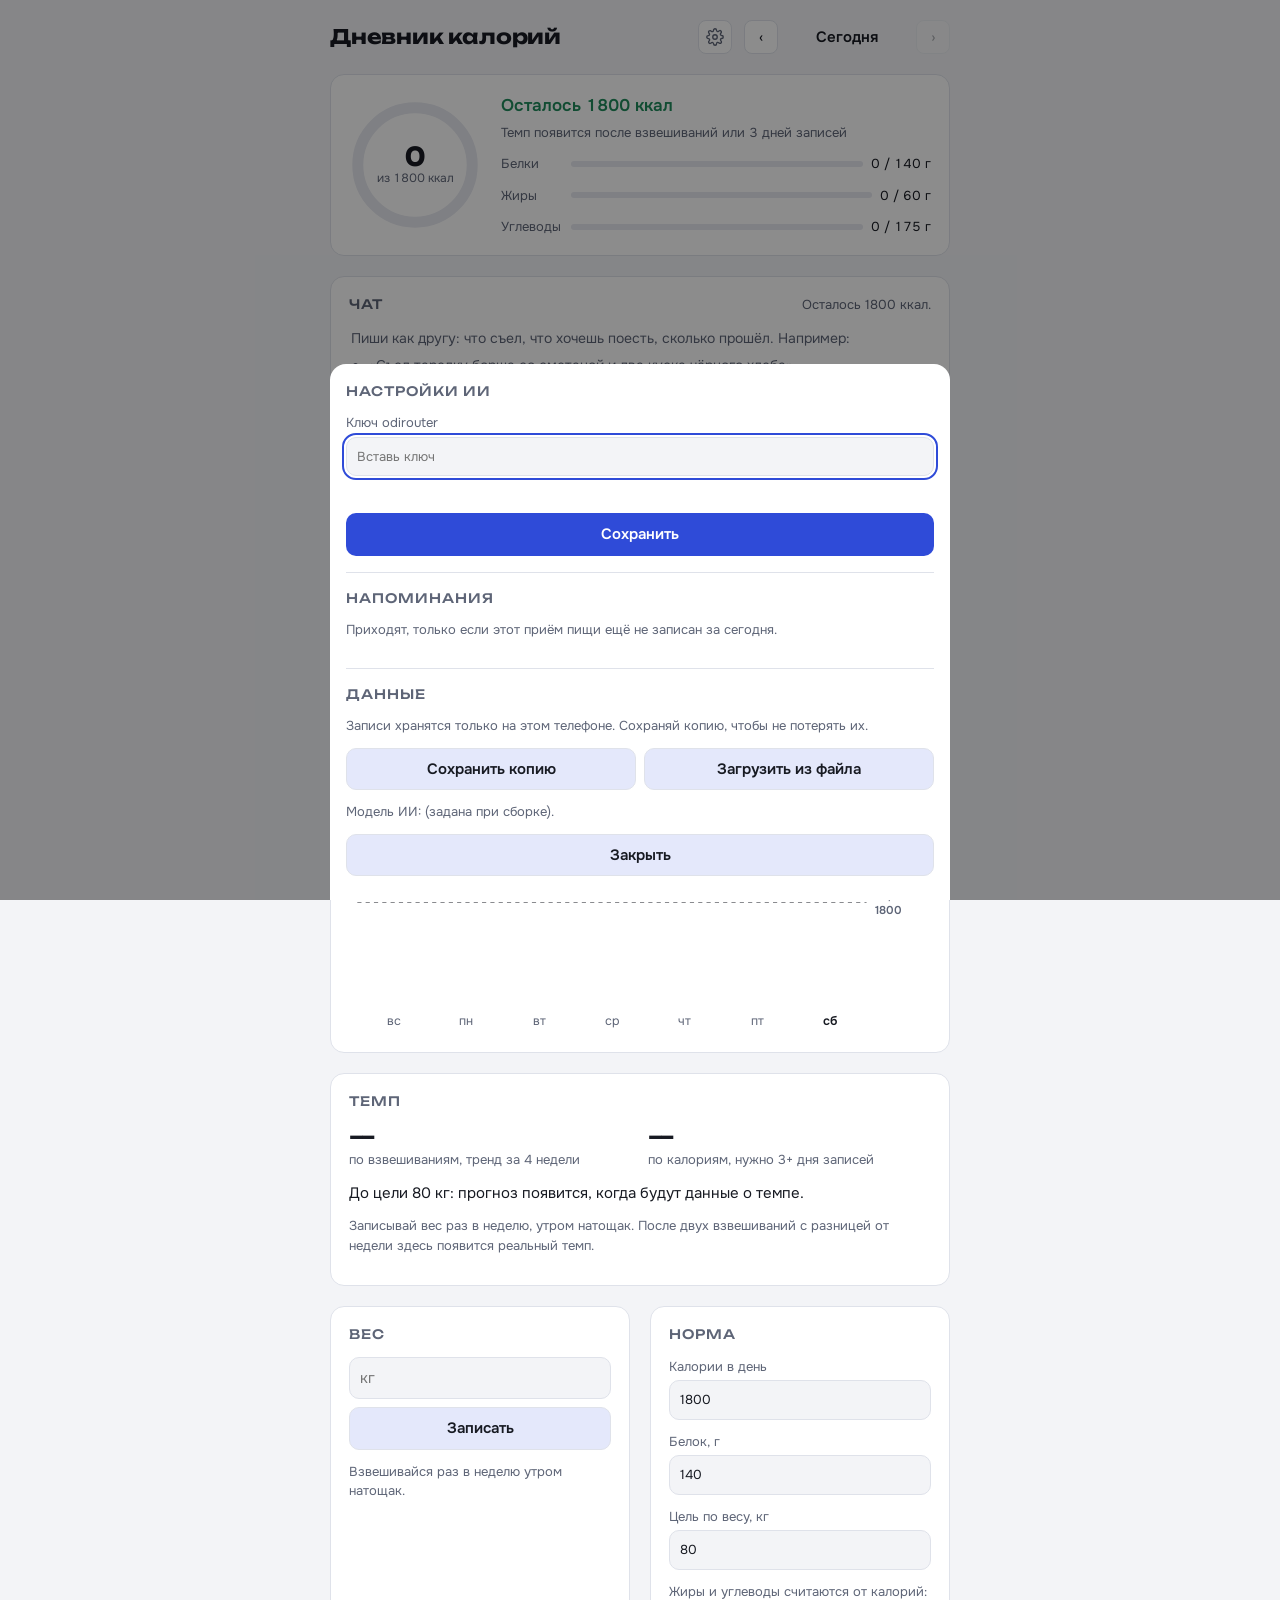
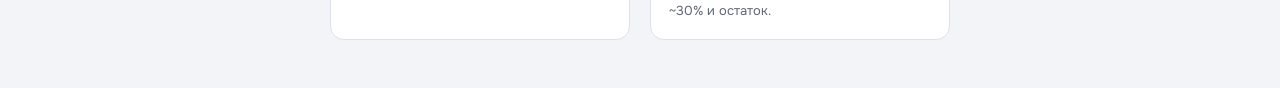
<file: assets/index.html>
<!doctype html><html><head><script src="native.js"></script><meta charset=utf8><meta name=viewport content="width=device-width,initial-scale=1,viewport-fit=cover"><style>:root{color-scheme:light;box-sizing:border-box;padding-top:env(safe-area-inset-top,0px);padding-bottom:env(safe-area-inset-bottom,0px)}html{scroll-padding-top:env(safe-area-inset-top,0px)}body{margin:0;padding:0;font:14px -apple-system,BlinkMacSystemFont,sans-serif;background:#fff;color:#000}img{max-width:100%}[hidden]:not([hidden=until-found i]){display:none!important}</style></head><body>
<title>Дневник калорий</title>
<link rel="preconnect" href="https://fonts.googleapis.com">
<link rel="stylesheet" href="https://fonts.googleapis.com/css2?family=Onest:wght@400;500;600&family=Unbounded:wght@500;700&display=swap">
<style>
/* Layout: one narrow column, the day's balance on top, then input, the log, the week and the weight. */
:root{
  --bg:#F3F4F7; --surface:#FFFFFF; --line:#DFE2EA; --fg:#171A22; --muted:#5E6577;
  --accent:#2F4BD8; --accent-soft:#E4E8FB; --ok:#1F8A5B; --over:#C8343B; --track:#E6E8EF;
  --chev:url("data:image/svg+xml,%3Csvg xmlns='http://www.w3.org/2000/svg' viewBox='0 0 24 24' fill='none' stroke='%235E6577' stroke-width='2.4' stroke-linecap='round' stroke-linejoin='round'%3E%3Cpath d='M6 9l6 6 6-6'/%3E%3C/svg%3E");
  --m-p:#3AA655; --m-p-ink:#0F3A1B; --m-f:#E5484D; --m-f-ink:#4A0F12; --m-c:#E9B71E; --m-c-ink:#3E2F02; --m-o:#E3E6EE;
  --display:"Unbounded","Onest",system-ui,sans-serif;
  --body:"Onest",system-ui,-apple-system,"Segoe UI",sans-serif;
}
@media (prefers-color-scheme: dark){:root:not([data-theme="light"]){
  --bg:#111318; --surface:#1A1D24; --line:#2B2F3A; --fg:#ECEEF3; --muted:#9AA1B2;
  --accent:#8C9DFF; --accent-soft:#252B4A; --ok:#4CC28C; --over:#FF6B70; --track:#2A2E39; color-scheme:dark;
  --m-p:#46B862; --m-p-ink:#0B2E15; --m-f:#EF5A5F; --m-f-ink:#3D0A0C; --m-c:#F2C230; --m-c-ink:#3A2C02; --m-o:#2E333F;
  --chev:url("data:image/svg+xml,%3Csvg xmlns='http://www.w3.org/2000/svg' viewBox='0 0 24 24' fill='none' stroke='%239AA1B2' stroke-width='2.4' stroke-linecap='round' stroke-linejoin='round'%3E%3Cpath d='M6 9l6 6 6-6'/%3E%3C/svg%3E")}}
:root[data-theme="dark"]{
  --bg:#111318; --surface:#1A1D24; --line:#2B2F3A; --fg:#ECEEF3; --muted:#9AA1B2;
  --accent:#8C9DFF; --accent-soft:#252B4A; --ok:#4CC28C; --over:#FF6B70; --track:#2A2E39; color-scheme:dark;
  --m-p:#46B862; --m-p-ink:#0B2E15; --m-f:#EF5A5F; --m-f-ink:#3D0A0C; --m-c:#F2C230; --m-c-ink:#3A2C02; --m-o:#2E333F;
  --chev:url("data:image/svg+xml,%3Csvg xmlns='http://www.w3.org/2000/svg' viewBox='0 0 24 24' fill='none' stroke='%239AA1B2' stroke-width='2.4' stroke-linecap='round' stroke-linejoin='round'%3E%3Cpath d='M6 9l6 6 6-6'/%3E%3C/svg%3E")}
*{box-sizing:border-box}
body{background:var(--bg);color:var(--fg);font:15px/1.5 var(--body);padding-inline:16px;padding-block:20px 48px}
.wrap{max-width:620px;margin:0 auto;display:flex;flex-direction:column;gap:20px}
h1,h2{font-family:var(--display);font-weight:700;margin:0;text-wrap:balance}
h1{font-size:20px;letter-spacing:-.01em}
h2{font-size:13px;font-weight:500;text-transform:uppercase;letter-spacing:.08em;color:var(--muted)}
.num{font-variant-numeric:tabular-nums}
button,input,select,textarea{font:inherit;color:inherit}
button{cursor:pointer}
:focus-visible{outline:2px solid var(--accent);outline-offset:2px}
.top{display:flex;align-items:center;justify-content:space-between;gap:12px;flex-wrap:wrap}
.datenav{display:flex;align-items:center;gap:4px}
.datenav button{border:1px solid var(--line);background:var(--surface);border-radius:8px;width:34px;height:34px}
.datenav button:disabled{opacity:.35;cursor:default}
#dateLabel{min-width:130px;text-align:center;font-weight:600}
.panel{background:var(--surface);border:1px solid var(--line);border-radius:14px;padding:18px}
.summary{display:grid;grid-template-columns:auto 1fr;gap:20px;align-items:center}
.ring{width:132px;height:132px;position:relative}
.ring svg{width:100%;height:100%}
.pace{display:grid;grid-template-columns:1fr 1fr;gap:16px}
.paceBig{font-family:var(--display);font-size:22px;font-weight:700;line-height:1.2}
.paceBig.down{color:var(--ok)} .paceBig.up{color:var(--over)}
.forecast{margin:0;font-size:15px}
.forecast b{font-weight:600}
#wChart svg{width:100%;height:auto;display:block}
.ring .center{position:absolute;inset:0;display:flex;flex-direction:column;align-items:center;justify-content:center}
.ring .big{font-family:var(--display);font-size:26px;font-weight:700;line-height:1}
.ring .of{font-size:12px;color:var(--muted)}
.stats{display:flex;flex-direction:column;gap:12px;min-width:0}
.left{font-size:17px;font-weight:600}
.left.over{color:var(--over)} .left.ok{color:var(--ok)}
.sumPace{font-size:13px;color:var(--muted);margin-top:-8px}
.sumPace b{font-weight:600;color:var(--fg)}
.sumPace b.down{color:var(--ok)} .sumPace b.up{color:var(--over)}
.macro{display:grid;grid-template-columns:62px 1fr auto;gap:8px;align-items:center;font-size:13px}
.bar{height:6px;border-radius:3px;background:var(--track);overflow:hidden}
.bar i{display:block;height:100%;background:var(--accent);border-radius:3px}
.macro span:first-child{color:var(--muted)}
form{display:flex;flex-direction:column;gap:10px}
textarea{width:100%;min-height:76px;resize:vertical;border:1px solid var(--line);background:var(--bg);border-radius:10px;padding:10px 12px}
.row{display:flex;gap:8px;flex-wrap:wrap}
select{border:1px solid var(--line);background:var(--bg) var(--chev) no-repeat right 12px center/12px 12px;border-radius:10px;padding:9px 34px 9px 12px;appearance:none;-webkit-appearance:none;cursor:pointer}
select:hover{border-color:var(--accent)}
.primary{flex:1;min-width:150px;border:0;border-radius:10px;padding:10px 16px;background:var(--accent);color:var(--surface);font-weight:600}
.primary:disabled{opacity:.6;cursor:default}
.hint{font-size:13px;color:var(--muted);margin:0}
.status{font-size:13px;margin:0;min-height:1em}
.status.err{color:var(--over)}
.meal{display:flex;flex-direction:column;gap:8px}
.meal + .meal{margin-top:14px;padding-top:14px;border-top:1px solid var(--line)}
.mealhead{display:flex;justify-content:space-between;font-weight:600}
.entry{display:flex;flex-direction:column;gap:4px;padding:10px 12px;background:var(--bg);border-radius:10px}
.entryhead{display:flex;justify-content:space-between;align-items:flex-start;gap:10px}
.entrytext{min-width:0;overflow-wrap:anywhere}
.entrykcal{font-weight:600;white-space:nowrap}
.items{margin:0;padding:0;list-style:none;font-size:13px;color:var(--muted)}
.items li{display:flex;justify-content:space-between;gap:10px}
.items li span:first-child{min-width:0;overflow-wrap:anywhere}
.entryfoot{display:flex;justify-content:space-between;align-items:center;font-size:12px;color:var(--muted);gap:8px}
.del{border:1px solid var(--line);background:transparent;border-radius:6px;padding:2px 8px;font-size:12px;color:var(--muted)}
.del.arm{border-color:var(--over);color:var(--over)}
.empty{color:var(--muted);font-size:14px;margin:0}
.entrytext{font-weight:600}
.req{font-size:13px;color:var(--muted)}
.req summary{list-style:none;display:inline-flex;align-items:center;gap:4px;cursor:pointer;color:var(--accent);border-radius:6px}
.req summary::-webkit-details-marker{display:none}
.req .chev{display:inline-flex;transition:transform .2s ease}
.req[open] .chev{transform:rotate(180deg)}
.reqText{margin:6px 0 0;padding:8px 10px;border-left:2px solid var(--line);color:var(--fg);white-space:pre-wrap;overflow-wrap:anywhere}
.reqPhotos{margin:4px 0 0}
.acts{display:inline-flex;gap:6px;flex-shrink:0}
.chatPanel{display:flex;flex-direction:column;gap:12px}
.chatHead{display:flex;justify-content:space-between;align-items:baseline;gap:12px;flex-wrap:wrap}
.chatHead .hint{text-align:right;flex:1;min-width:0}
.clearBtn{border:1px solid var(--line);background:transparent;color:var(--muted);border-radius:8px;padding:4px 10px;font-size:12px}
.clearBtn:hover{color:var(--fg);border-color:var(--muted)}
.clearBtn.arm{color:var(--over);border-color:var(--over)}
.feed{display:flex;flex-direction:column;gap:12px;max-height:min(70vh,620px);overflow-y:auto;padding:2px 2px 4px;scroll-behavior:smooth}
.feedEmpty{color:var(--muted);font-size:14px}
.feedEmpty p{margin:0 0 6px}
.feedEmpty ul{margin:0;padding-left:18px;display:flex;flex-direction:column;gap:3px}
.msg.me{display:flex;flex-direction:column;gap:4px}
.msgPh{font-size:12px;opacity:.85}
.aiMsg{display:flex;flex-direction:column;gap:8px;align-self:stretch;max-width:100%}
.aiText{margin:0;white-space:pre-wrap;overflow-wrap:anywhere;font-size:14px;line-height:1.55}
.aiMsg.err .aiText{color:var(--over)}
.thinking{flex-direction:row;align-items:center;gap:8px;color:var(--muted);font-size:14px}
.thinkSec{font-size:12px;opacity:.8}
.dots{display:inline-flex;gap:3px}
.dots i{width:6px;height:6px;border-radius:50%;background:var(--accent);opacity:.3;animation:blink 1.2s infinite ease-in-out}
.dots i:nth-child(2){animation-delay:.2s}.dots i:nth-child(3){animation-delay:.4s}
@keyframes blink{0%,80%,100%{opacity:.25;transform:translateY(0)}40%{opacity:1;transform:translateY(-2px)}}
@media (prefers-reduced-motion:reduce){.dots i{animation:none;opacity:.7}}
.act{border:1px solid var(--line);border-radius:12px;padding:10px 12px;background:var(--bg);display:flex;flex-direction:column;gap:6px}
.actHead{display:flex;align-items:center;gap:8px;font-size:12px;color:var(--muted)}
.actDot{width:8px;height:8px;border-radius:50%;background:var(--ok);flex-shrink:0}
.act.edit_meal .actDot{background:var(--accent)}
.act.delete_meal .actDot{background:var(--over)}
.act.steps .actDot,.act.weight .actDot,.act.bedtime .actDot{background:var(--m-c)}
.act[data-state="undone"]{opacity:.55}
.act[data-state="undone"] .actDot{background:var(--muted)}
.act[data-state="undone"] .actTitle{text-decoration:line-through}
.act[data-state="error"] .actDot{background:var(--over)}
.actLabel{flex:1;min-width:0}
.undo{border:0;background:transparent;color:var(--accent);font-size:12px;padding:2px 4px;border-radius:6px}
.undo:hover{background:var(--accent-soft)}
.actRow{display:grid;grid-template-columns:minmax(0,1fr) 56px 84px;column-gap:12px;align-items:center}
.act.steps .actRow,.act.weight .actRow,.act.bedtime .actRow{grid-template-columns:minmax(0,1fr) auto}
.actRow .kcalBtn,.actRow .actSub{justify-self:end}
.actTitle{font-weight:600;min-width:0;overflow-wrap:anywhere}
.actSub{margin:0;font-size:12px;color:var(--muted)}
.sendBtn{margin-left:auto;width:34px;height:34px;border-radius:50%;border:0;background:var(--accent);color:var(--surface);display:inline-flex;align-items:center;justify-content:center;flex-shrink:0}
.sendBtn.stop{background:var(--fg);color:var(--surface)}
.chip.ghost{border-style:dashed;color:var(--muted)}
.trace{list-style:none;margin:0;padding:0 0 0 2px;display:flex;flex-direction:column;gap:4px;font-size:13px;color:var(--muted)}
.trace li{display:flex;align-items:center;gap:8px}
.trace .tick{width:14px;height:14px;border-radius:50%;flex-shrink:0;border:1.5px solid var(--line);position:relative}
.trace li.done .tick{border-color:var(--ok);background:var(--ok)}
.trace li.done .tick::after{content:"";position:absolute;left:4px;top:1.5px;width:3px;height:6px;border:solid var(--surface);border-width:0 1.5px 1.5px 0;transform:rotate(45deg)}
.trace li.now{color:var(--fg)}
.trace li.now .tick{border-color:var(--accent);border-top-color:transparent;animation:spin .9s linear infinite}
@keyframes spin{to{transform:rotate(360deg)}}
@media (prefers-reduced-motion:reduce){.trace li.now .tick{animation:none}}
.trace-done summary{color:var(--muted)}
.trace-done .trace{margin-top:6px}
.aiMsg.live{gap:8px}
.turnHead{display:inline-flex;align-items:center;gap:8px;font-size:14px;color:var(--muted);border:0;background:transparent;padding:0;align-self:flex-start}
button.turnHead{cursor:pointer;font-size:13px}
button.turnHead .chev{display:inline-flex;transition:transform .2s ease}
.aiMsg.collapsed .trace{display:none}
.aiMsg.collapsed button.turnHead .chev{transform:rotate(-90deg)}
.shimmer{font-weight:600;background:linear-gradient(90deg,var(--muted) 0%,var(--muted) 35%,var(--fg) 50%,var(--muted) 65%,var(--muted) 100%);background-size:250% 100%;-webkit-background-clip:text;background-clip:text;color:transparent;animation:shimmer 1.8s linear infinite}
@keyframes shimmer{from{background-position:100% 0}to{background-position:-150% 0}}
@media (prefers-reduced-motion:reduce){.shimmer{animation:none;color:var(--muted);background:none}}
.aiText.typing:empty{display:none}
.chips{display:flex;gap:8px;flex-wrap:wrap}
.chip{border:1px solid var(--line);background:var(--bg);border-radius:999px;padding:6px 12px;font-size:13px;color:var(--fg)}
.chip:hover{border-color:var(--accent);color:var(--accent)}
.chat{display:flex;flex-direction:column;gap:10px;max-height:560px;overflow-y:auto;padding:2px}
.msg{max-width:92%;padding:9px 12px;border-radius:12px;white-space:pre-wrap;overflow-wrap:anywhere;font-size:14px}
.msg.me{align-self:flex-end;background:var(--accent);color:var(--surface);border-bottom-right-radius:4px}
.msg.ai{align-self:flex-start;background:var(--bg);border-bottom-left-radius:4px}
.msg.wait{color:var(--muted)}
.recipes{display:flex;flex-direction:column;gap:8px;align-self:stretch}
.recipe{border:1px solid var(--line);border-radius:12px;padding:12px;display:flex;flex-direction:column;gap:8px;background:var(--surface)}
.recipeHead{display:grid;grid-template-columns:minmax(0,1fr) 56px 84px;column-gap:12px;align-items:center}
.recipeHead .kcalBtn{justify-self:end}
.recipe .req .items{margin-top:6px}
.recipeTitle{font-weight:600;min-width:0;overflow-wrap:anywhere}
.recipeMeta{font-size:12px;color:var(--muted)}
.recipeWhy{font-size:13px;color:var(--fg);opacity:.85}
.recipe details summary{cursor:pointer;color:var(--accent);font-size:13px;list-style:none}
.recipe details summary::-webkit-details-marker{display:none}
.recipe ol{margin:6px 0 0;padding-left:20px;font-size:14px;display:flex;flex-direction:column;gap:4px}
.recipeLinks{display:flex;gap:8px;flex-wrap:wrap;align-items:center}
.recipeLinks a{font-size:13px;color:var(--accent);text-decoration:none;border:1px solid var(--line);border-radius:8px;padding:5px 10px}
.recipeLinks a:hover{border-color:var(--accent)}
.recipeLinks .small{padding:5px 10px;font-size:13px}
.items li.ing{display:grid;grid-template-columns:minmax(0,1fr) 56px 84px;column-gap:12px;align-items:center;padding:2px 0}
.ingName{min-width:0;overflow-wrap:anywhere}
.ing .kcalBtn,.dish summary .kcalBtn,.entryhead .kcalBtn{justify-self:end}
.dish summary,.entryhead{display:grid;grid-template-columns:minmax(0,1fr) 56px 84px;column-gap:12px;align-items:center}
.mbar{display:flex;width:56px;height:6px;padding:0;border:0;border-radius:3px;overflow:hidden;gap:1px;background:var(--line);cursor:pointer}
.mbar:hover{outline:1px solid var(--muted);outline-offset:2px}
.mseg{flex-basis:0;min-width:2px}
.leafList{margin:0}
.leafList li.ing{padding-left:18px;font-size:14px;color:var(--fg)}
.entryNote{font-size:12px;color:var(--muted);min-width:0}
.kcalBtn{border:0;background:transparent;padding:1px 4px;margin:-1px -4px;border-radius:6px;color:inherit;font:inherit;white-space:nowrap;text-decoration:underline dotted;text-decoration-color:var(--muted);text-underline-offset:3px;flex-shrink:0}
.kcalBtn:hover,.kcalBtn.on{background:var(--accent-soft);color:var(--accent);text-decoration-color:transparent}
.entrykcal{font-weight:600}
.mp{background:var(--m-p)} .mf{background:var(--m-f)} .mc{background:var(--m-c)} .mo{background:var(--m-o)}
.tip{position:absolute;z-index:10;width:250px;max-width:calc(100vw - 24px);background:var(--surface);color:var(--fg);border:1px solid var(--line);border-radius:12px;padding:12px;box-shadow:0 8px 24px rgba(0,0,0,.18);display:flex;flex-direction:column;gap:8px;font-size:13px}
.tipHead{display:flex;justify-content:space-between;gap:10px;font-weight:600}
.tipName{min-width:0;overflow-wrap:anywhere}
.tipBar{display:flex;height:8px;border-radius:4px;overflow:hidden;gap:1px;background:var(--line)}
.tipBar span{flex-basis:0;min-width:2px}
.tipSub{margin:-4px 0 0;font-size:11px;color:var(--muted)}
.tipRows{display:grid;grid-template-columns:1fr auto auto;gap:4px 12px;align-items:center}
.tipLab{display:inline-flex;align-items:center;gap:6px}
.tipLab i{display:inline-block;width:8px;height:8px;border-radius:50%}
.tipK{color:var(--muted);font-size:12px;text-align:right}
.tree{display:flex;flex-direction:column;gap:2px;font-size:14px}
.dish summary{list-style:none;padding:3px 0}
.dish summary{cursor:pointer;border-radius:6px}
.dish summary::-webkit-details-marker{display:none}
.dish summary:hover .dishName{color:var(--accent)}
.dishName{display:inline-flex;align-items:center;gap:4px;min-width:0;overflow-wrap:anywhere}
.dish.leaf .dishName{padding-left:18px}
.dish .chev{display:inline-flex;color:var(--muted);transform:rotate(-90deg);transition:transform .2s ease;flex-shrink:0}
.dish[open] .chev{transform:rotate(0deg)}
.dish .items{margin:0 0 2px 18px;padding-left:10px;border-left:1px solid var(--line)}
.dishMacro{margin:0 0 6px 28px;font-size:12px;color:var(--muted)}
.iconBtn{display:inline-flex;align-items:center;gap:6px;height:30px;min-width:30px;justify-content:center;border:1px solid var(--line);background:var(--surface);border-radius:8px;padding:0 7px;color:var(--muted)}
.iconBtn:hover{color:var(--accent);border-color:var(--accent)}
.iconBtn.danger:hover,.iconBtn.danger.arm{color:var(--over);border-color:var(--over)}
.armLabel{font-size:12px}
.entry.editing{gap:10px;border:1px solid var(--accent);background:var(--surface)}
.editHint{margin:0;font-size:13px;color:var(--muted)}
.composer{border:1px solid var(--line);background:var(--bg);border-radius:10px;display:flex;flex-direction:column}
.composer:focus-within{border-color:var(--accent)}
.composer textarea{border:0;background:transparent;border-radius:10px 10px 0 0;resize:none;overflow:hidden;min-height:64px;max-height:320px}
.composer textarea:focus-visible{outline:none}
.composer.drag{border-style:dashed;border-color:var(--accent)}
.thumbs{display:flex;gap:8px;flex-wrap:wrap;padding:0 10px 4px}
.thumb{position:relative;width:64px;height:64px}
.thumb img{width:64px;height:64px;object-fit:cover;border-radius:8px;border:1px solid var(--line);display:block}
.thumb button{position:absolute;top:-6px;right:-6px;width:22px;height:22px;border-radius:50%;border:1px solid var(--line);background:var(--surface);font-size:13px;line-height:1;padding:0;color:var(--muted)}
.composerFoot{display:flex;align-items:center;gap:10px;padding:4px 8px 8px}
.attach{display:inline-flex;align-items:center;gap:6px;border:0;background:transparent;border-radius:8px;padding:5px 8px;color:var(--muted);font-size:13px}
.attach:hover{background:var(--accent-soft);color:var(--accent)}
.week svg{width:100%;height:auto;display:block}
.two{display:grid;grid-template-columns:1fr 1fr;gap:20px}
@media (max-width:520px){.datenav{width:100%}.datenav #dateLabel{flex:1}.datenav button{width:44px;height:38px}.two{grid-template-columns:1fr}.summary{grid-template-columns:1fr;justify-items:center}.stats{width:100%}}
.field{display:flex;flex-direction:column;gap:4px;font-size:13px;color:var(--muted)}
.field input{border:1px solid var(--line);background:var(--bg);border-radius:10px;padding:9px 10px;width:100%;color:var(--fg)}
.small{border:1px solid var(--line);background:var(--accent-soft);border-radius:10px;padding:9px 14px;font-weight:600}
.weights{margin:0;padding:0;list-style:none;font-size:13px}
.weights li{display:flex;justify-content:space-between;padding:4px 0;border-bottom:1px solid var(--line)}
.stack{display:flex;flex-direction:column;gap:12px}
.notice{border:1px solid var(--over);color:var(--over);border-radius:10px;padding:10px 12px;font-size:14px}
@media (prefers-reduced-motion:reduce){*{transition:none!important}}
.ring circle{transition:stroke-dashoffset .4s ease}
</style>

<main class="wrap">
  <div class="top">
    <h1>Дневник калорий</h1>
    <div class="datenav">
      <button id="prev" type="button" aria-label="Предыдущий день">‹</button>
      <span id="dateLabel">Сегодня</span>
      <button id="next" type="button" aria-label="Следующий день">›</button>
    </div>
  </div>

  <div id="notice" class="notice" hidden></div>

  <section class="panel summary" aria-label="Итог дня">
    <div class="ring">
      <svg id="ringSvg" viewBox="0 0 120 120" aria-hidden="true"></svg>
      <div class="center"><span class="big num" id="eaten">0</span><span class="of num" id="ofTarget">из 1800 ккал</span></div>
    </div>
    <div class="stats">
      <div class="left num" id="left">Осталось 1800 ккал</div>
      <div class="sumPace num" id="sumPace">Темп появится после взвешиваний</div>
      <div class="sumPace num" id="stepsLine" hidden></div>
      <div class="macro"><span>Белки</span><div class="bar"><i id="pBar" style="width:0"></i></div><span class="num" id="pVal">0 / 140 г</span></div>
      <div class="macro"><span>Жиры</span><div class="bar"><i id="fBar" style="width:0"></i></div><span class="num" id="fVal">0 / 60 г</span></div>
      <div class="macro"><span>Углеводы</span><div class="bar"><i id="cBar" style="width:0"></i></div><span class="num" id="cVal">0 / 175 г</span></div>
    </div>
  </section>

  <section class="panel chatPanel" aria-label="Чат дневника">
    <div class="chatHead"><h2>Чат</h2><span class="hint" id="cookCtx"></span><button type="button" class="clearBtn" id="clearChat" hidden>Очистить чат</button></div>
    <div class="feed" id="feed" aria-live="polite"></div>
    <div class="chips" id="cookChips"></div>
    <form id="addForm">
      <div class="composer" id="composer">
        <textarea id="foodText" placeholder="Напиши, что съел, спроси, что поесть, или запиши шаги и вес" aria-label="Сообщение"></textarea>
        <div class="thumbs" id="thumbs" hidden></div>
        <div class="composerFoot">
          <button type="button" class="attach" id="attachBtn" hidden aria-label="Прикрепить фото">
            <svg viewBox="0 0 24 24" width="18" height="18" fill="none" stroke="currentColor" stroke-width="1.8" stroke-linecap="round" stroke-linejoin="round" aria-hidden="true"><path d="M21 11.5l-8.6 8.6a5 5 0 0 1-7.1-7.1l8.6-8.6a3.4 3.4 0 0 1 4.8 4.8l-8.6 8.6a1.7 1.7 0 0 1-2.4-2.4l7.9-7.9"/></svg>
            <span>Фото</span>
          </button>
          <span class="hint" id="photoCount"></span>
          <button type="submit" class="sendBtn" id="addBtn" aria-label="Отправить"></button>
        </div>
        <input id="photoIn" type="file" accept="image/*" multiple hidden>
      </div>
    </form>
    <p class="status" id="status" role="status"></p>
  </section>

  <section class="panel" aria-label="Записи за день">
    <div id="log"><p class="empty">Загружаю записи…</p></div>
  </section>

  <section class="panel week stack">
    <h2>Последние 7 дней</h2>
    <div id="week"></div>
  </section>

  <section class="panel stack" aria-label="Темп похудения">
    <h2>Темп</h2>
    <div class="pace">
      <div><div class="paceBig num" id="paceW">—</div><p class="hint">по взвешиваниям, тренд за 4 недели</p></div>
      <div><div class="paceBig num" id="paceK">—</div><p class="hint" id="paceKNote">по калориям</p></div>
    </div>
    <p class="forecast" id="forecast"></p>
    <p class="hint" id="paceTrend"></p>
    <div id="wChart"></div>
  </section>

  <div class="two">
    <section class="panel stack">
      <h2>Вес</h2>
      <form id="weightForm" class="row">
        <input id="weightIn" type="number" step="0.1" min="30" max="300" inputmode="decimal" placeholder="кг" aria-label="Вес в килограммах" style="flex:1;min-width:0;border:1px solid var(--line);background:var(--bg);border-radius:10px;padding:9px 10px">
        <button class="small" type="submit">Записать</button>
      </form>
      <p class="hint" id="weightSummary">Взвешивайся раз в неделю утром натощак.</p>
      <ul class="weights" id="weightList"></ul>
    </section>
    <section class="panel stack">
      <h2>Норма</h2>
      <label class="field">Калории в день<input id="tKcal" type="number" min="1200" max="4000" step="50"></label>
      <label class="field">Белок, г<input id="tProt" type="number" min="40" max="300" step="5"></label>
      <label class="field">Цель по весу, кг<input id="tGoal" type="number" min="40" max="200" step="1"></label>
      <p class="hint">Жиры и углеводы считаются от калорий: ~30% и остаток.</p>
    </section>
  </div>
</main>

<script>
const $ = s => document.querySelector(s);
const MEALS = ["Завтрак","Обед","Перекус","Ужин"];
let db = null, sample = null, ready = false;
let days = {}, settings = {target:1800, protein:140, goal:80}, weights = {};
const pad = n => String(n).padStart(2,"0");
const key = d => `${d.getFullYear()}-${pad(d.getMonth()+1)}-${pad(d.getDate())}`;
const todayKey = () => key(new Date());
const shift = (k,n) => { const [y,m,d] = k.split("-").map(Number); return key(new Date(y,m-1,d+n)); };
let cur = todayKey();

function label(k){
  if (k === todayKey()) return "Сегодня";
  if (k === shift(todayKey(),-1)) return "Вчера";
  const [y,m,d] = k.split("-").map(Number);
  return new Date(y,m-1,d).toLocaleDateString("ru-RU",{weekday:"short",day:"numeric",month:"short"});
}
function el(tag, attrs, ...kids){
  const e = document.createElement(tag);
  for (const [a,v] of Object.entries(attrs||{})) { if (a === "text") e.textContent = v; else if (a === "class") e.className = v; else e.setAttribute(a,v); }
  for (const k of kids) if (k != null) e.append(k);
  return e;
}
const round = n => Math.round(Number(n)||0);
function totals(entries){
  return (entries||[]).reduce((t,e)=>({kcal:t.kcal+round(e.kcal),p:t.p+(+e.p||0),f:t.f+(+e.f||0),c:t.c+(+e.c||0)}),{kcal:0,p:0,f:0,c:0});
}
function targets(dk){
  const kcal = (+settings.target || 1800) + stepsBonus(dk || cur), p = +settings.protein || 140;
  const f = Math.round(kcal*0.3/9);
  const c = Math.max(0, Math.round((kcal - p*4 - f*9)/4));
  return {kcal,p,f,c};
}
function defaultMeal(){ const h = new Date().getHours(); return h < 11 ? 0 : h < 16 ? 1 : h < 19 ? 2 : 3; }

/* writes: one at a time */
let queue = Promise.resolve();
function enqueue(fn){ queue = queue.then(fn).catch(e => setStatus(dbErr(e), true)); return queue; }
function dbErr(e){
  if (e && e.code === "quota_exceeded") return "Хранилище заполнено. Удали старые записи.";
  if (e && (e.code === "invalid_argument")) return "Сохранять записи может только владелец дневника.";
  return "Не удалось сохранить. Проверь соединение и попробуй ещё раз.";
}
function saveDay(k, entries){
  days[k] = {entries};
  render();
  return enqueue(() => db.collection("days").doc(k).set({entries}));
}

function setStatus(t, err){ const s = $("#status"); s.textContent = t || ""; s.className = "status" + (err ? " err" : ""); }

/* rendering */
function render(){
  if (window.__pushToday) try { const te = (days[todayKey()] && days[todayKey()].entries) || []; window.__pushToday({date: todayKey(), eaten: totals(te), target: targets(todayKey()), meals: [0,1,2,3].map(m => te.some(e => (+e.meal||0) === m))}); } catch (e) {}
  $("#dateLabel").textContent = label(cur);
  $("#next").disabled = cur >= todayKey();
  const entries = (days[cur] && days[cur].entries) || [];
  const t = totals(entries), g = targets();
  $("#eaten").textContent = t.kcal;
  $("#ofTarget").textContent = `из ${g.kcal} ккал`;
  drawRing(t.kcal / g.kcal);
  const st = stepsOf(cur), sl = $("#stepsLine");
  sl.hidden = !st; sl.textContent = st ? `Шаги ${fmtInt(st)} · +${stepsBonus(cur)} ккал к норме` : "";
  const left = g.kcal - t.kcal, lf = $("#left");
  lf.textContent = left >= 0 ? `Осталось ${left} ккал` : `Перебор на ${-left} ккал`;
  lf.className = "left num " + (left < 0 ? "over" : "ok");
  for (const [k,id] of [["p","p"],["f","f"],["c","c"]]){
    const fr = t[k]/g[k] || 0, b = $("#"+id+"Bar");
    b.style.width = Math.min(100, fr*100) + "%";
    b.style.background = fr <= 1 || k === "p" ? mixc(BLUE, GREEN, fr) : mixc(YELLOW, RED, (fr-1)/0.3);
    $("#"+id+"Val").textContent = `${round(t[k])} / ${g[k]} г`;
  }
  renderLog(entries);
  renderWeek();
  renderWeights();
  renderPace();
  if (typeof renderCookCtx === "function"){ renderCookCtx(); renderCookChips(); }
}

/* ring: gradient along the arc, overflow as a second lap with a concave start */
const BLUE=[55,138,221], GREEN=[46,158,91], YELLOW=[239,180,40], RED=[226,60,60];
const mixc=(a,b,t)=>{t=Math.max(0,Math.min(1,t||0));return `rgb(${a.map((v,i)=>Math.round(v+(b[i]-v)*t)).join(",")})`;};
function ringPt(c,r,t){const a=-Math.PI/2+t*2*Math.PI;return [c+r*Math.cos(a),c+r*Math.sin(a)];}
function ringArc(c,r,w,t1,colorAt){
  let out=""; const segs=Math.max(1,Math.ceil(t1*120));
  for(let i=0;i<segs;i++){
    const a=i/segs*t1, b=Math.min(t1,(i+1)/segs*t1+0.002);
    const [x0,y0]=ringPt(c,r,a),[x1,y1]=ringPt(c,r,b);
    out+=`<path d="M${x0.toFixed(2)} ${y0.toFixed(2)} A${r} ${r} 0 0 1 ${x1.toFixed(2)} ${y1.toFixed(2)}" fill="none" stroke="${colorAt((a+b)/2)}" stroke-width="${w}"/>`;
  }
  return out;
}
function drawRing(ratio){
  const c=60,r=52,w=10, f=Math.max(0,Math.min(ratio,1)), over=ratio>1?Math.min(ratio-1,1):0;
  const g=t=>mixc(BLUE,GREEN,t), rd=t=>mixc(YELLOW,RED,t/0.3);
  const [sx,sy]=ringPt(c,r,0);
  let s=`<defs><mask id="ovMask" maskUnits="userSpaceOnUse" x="0" y="0" width="120" height="120"><rect width="120" height="120" fill="#fff"/><circle cx="${sx}" cy="${sy}" r="${w/2}" fill="#000"/></mask></defs>`;
  s+=`<circle cx="${c}" cy="${c}" r="${r}" fill="none" stroke="var(--track)" stroke-width="${w}"/>`;
  if(f>0){
    const [ex,ey]=ringPt(c,r,f);
    s+=`<circle cx="${sx}" cy="${sy}" r="${w/2}" fill="${g(0)}"/>`+ringArc(c,r,w,f,g)+`<circle cx="${ex}" cy="${ey}" r="${w/2}" fill="${g(f)}"/>`;
  }
  if(over>0){
    const [ex,ey]=ringPt(c,r,over);
    s+=`<g mask="url(#ovMask)">${ringArc(c,r,w,over,rd)}<circle cx="${ex}" cy="${ey}" r="${w/2}" fill="${rd(over)}"/></g>`;
  }
  $("#ringSvg").innerHTML=s;
}

/* pace and forecast */
const dayNum = k => { const [y,m,d] = k.split("-").map(Number); return Date.UTC(y,m-1,d)/864e5; };
function slope(pts){
  const n=pts.length; if(n<2) return null;
  const mx=pts.reduce((s,p)=>s+p.t,0)/n, my=pts.reduce((s,p)=>s+p.w,0)/n;
  let num=0,den=0; for(const p of pts){num+=(p.t-mx)*(p.w-my);den+=(p.t-mx)**2;}
  return den ? num/den : null;
}
const fmtKg = v => (v>0?"+":v<0?"−":"")+Math.abs(v).toFixed(1).replace(".",",");
function renderPace(){
  const pts = Object.entries(weights).filter(([,v])=>+v>0).map(([k,v])=>({k,t:dayNum(k),w:+v})).sort((a,b)=>a.t-b.t);
  const last = pts.length ? pts[pts.length-1] : null;
  const curW = last ? last.w : 100;
  const goal = +settings.goal || 80;
  /* by weigh-ins: trend over the last 4 weeks */
  let wRate = null;
  const pW = $("#paceW"), pK = $("#paceK"), trend = $("#paceTrend");
  if (last){
    const recent = pts.filter(p => p.t >= last.t - 28);
    if (recent.length >= 2 && recent[recent.length-1].t - recent[0].t >= 6) wRate = slope(recent)*7;
  }
  pW.textContent = wRate == null ? "—" : fmtKg(wRate) + " кг/нед";
  pW.className = "paceBig num" + (wRate == null ? "" : wRate < -0.05 ? " down" : wRate > 0.05 ? " up" : "");
  /* by calories: last 14 finished days with entries */
  const tdee = 1.2 * (10*curW + 6.25*172 - 5*25 + 5);
  const today = todayKey(), logged = [];
  for (let i=1;i<=14;i++){ const k=shift(today,-i), e=days[k]&&days[k].entries; if(e&&e.length) logged.push(totals(e).kcal); }
  let kRate = null, avg = null;
  if (logged.length >= 3){ avg = logged.reduce((a,b)=>a+b,0)/logged.length; kRate = -(tdee-avg)*7/7700; }
  pK.textContent = kRate == null ? "—" : fmtKg(kRate) + " кг/нед";
  pK.className = "paceBig num" + (kRate == null ? "" : kRate < -0.05 ? " down" : kRate > 0.05 ? " up" : "");
  $("#paceKNote").textContent = avg == null ? "по калориям, нужно 3+ дня записей" : `по калориям: в среднем ${Math.round(avg)} из ~${Math.round(tdee/10)*10} ккал расхода`;
  /* how the pace changes */
  let tr = "";
  if (last){
    const a = pts.filter(p => p.t > last.t-14), b = pts.filter(p => p.t <= last.t-14 && p.t > last.t-28);
    const sa = slope(a), sb = slope(b);
    if (sa != null && sb != null && a[a.length-1].t-a[0].t >= 6 && b[b.length-1].t-b[0].t >= 6){
      const d = (sa - sb)*7;
      tr = Math.abs(d) < 0.15 ? "Темп стабильный по сравнению с прошлыми двумя неделями." : d < 0 ? `Темп ускорился на ${Math.abs(d).toFixed(1).replace(".",",")} кг/нед по сравнению с прошлыми двумя неделями.` : `Темп замедлился на ${d.toFixed(1).replace(".",",")} кг/нед по сравнению с прошлыми двумя неделями.`;
    } else if (pts.length < 2) tr = "Записывай вес раз в неделю, утром натощак. После двух взвешиваний с разницей от недели здесь появится реальный темп.";
    else tr = "Сравнение темпа появится, когда наберётся около месяца взвешиваний.";
    if (pts.length >= 2 && last.t - pts[0].t <= 21) tr += " В первые 2–3 недели часть снижения — вода, поэтому темп сейчас выше реального.";
  } else tr = "Записывай вес раз в неделю, утром натощак. После двух взвешиваний с разницей от недели здесь появится реальный темп.";
  trend.textContent = tr;
  /* forecast */
  const rate = wRate != null && wRate < -0.05 ? wRate : kRate != null && kRate < -0.05 ? kRate : null;
  const fc = $("#forecast"); fc.replaceChildren();
  if (curW <= goal) fc.append("Цель достигнута. Самое время пересчитать норму на поддержание.");
  else if (rate == null) fc.append(`До цели ${goal} кг: прогноз появится, когда будут данные о темпе.`);
  else {
    const weeks = (curW - goal) / -rate;
    const d = new Date(); d.setDate(d.getDate() + Math.round(weeks*7));
    const when = d.toLocaleDateString("ru-RU",{month:"long",year:"numeric"});
    fc.append(`До цели ${goal} кг осталось ${(curW-goal).toFixed(1).replace(".",",")} кг. При таком темпе это `, el("b",{text:`~${Math.round(weeks)} нед.`}), `, примерно `, el("b",{text:when}), ".");
    if (rate === kRate && rate !== wRate) fc.append(" Прогноз по калориям, по взвешиваниям он будет точнее.");
  }
  /* short pace line in the top summary */
  const sp = $("#sumPace"); sp.replaceChildren();
  const shown = wRate != null ? wRate : kRate;
  if (shown == null) sp.append("Темп появится после взвешиваний или 3 дней записей");
  else {
    sp.append("Темп ", el("b",{class: shown < -0.05 ? "down" : shown > 0.05 ? "up" : "", text: fmtKg(shown) + " кг/нед"}), wRate == null ? " по калориям" : "");
    if (rate != null && curW > goal){
      const d = new Date(); d.setDate(d.getDate() + Math.round((curW-goal)/-rate*7));
      sp.append(` · цель ${goal} кг к ${d.toLocaleDateString("ru-RU",{month:"short",year:"numeric"})}`);
    }
  }
  renderWChart(pts, goal);
}
function renderWChart(pts, goal){
  const box = $("#wChart");
  if (pts.length < 2){ box.replaceChildren(); return; }
  const W=560,H=150,l=36,r=10,t=12,b=22, ns="http://www.w3.org/2000/svg";
  const t0=pts[0].t, t1=Math.max(pts[pts.length-1].t, t0+7);
  const ws=pts.map(p=>p.w).concat(goal), lo=Math.floor(Math.min(...ws)-1), hi=Math.ceil(Math.max(...ws)+1);
  const x=v=>l+(W-l-r)*(v-t0)/(t1-t0), y=v=>t+(H-t-b)*(1-(v-lo)/(hi-lo));
  const svg=document.createElementNS(ns,"svg"); svg.setAttribute("viewBox",`0 0 ${W} ${H}`); svg.setAttribute("role","img"); svg.setAttribute("aria-label","График веса");
  const mk=(n,a,txt)=>{const e=document.createElementNS(ns,n);for(const[k,v]of Object.entries(a))e.setAttribute(k,v);if(txt!=null)e.textContent=txt;svg.append(e);return e;};
  const fnt={"font-size":11,fill:"var(--muted)","font-family":"Onest, sans-serif"};
  for (const v of [lo, Math.round((lo+hi)/2), hi]){ mk("line",{x1:l,x2:W-r,y1:y(v),y2:y(v),stroke:"var(--line)"}); mk("text",{x:l-6,y:y(v)+4,"text-anchor":"end",...fnt},v); }
  if (goal>=lo && goal<=hi){ mk("line",{x1:l,x2:W-r,y1:y(goal),y2:y(goal),stroke:"var(--ok)","stroke-dasharray":"4 4"}); mk("text",{x:W-r,y:y(goal)-5,"text-anchor":"end",...fnt},"цель "+goal); }
  mk("polyline",{points:pts.map(p=>`${x(p.t)},${y(p.w)}`).join(" "),fill:"none",stroke:"var(--accent)","stroke-width":2,"stroke-linejoin":"round"});
  pts.forEach((p,i)=>mk("circle",{cx:x(p.t),cy:y(p.w),r:i===pts.length-1?4:2.5,fill:"var(--accent)"}));
  const fd=k=>{const[yy,mm,dd]=k.split("-").map(Number);return new Date(yy,mm-1,dd).toLocaleDateString("ru-RU",{day:"numeric",month:"short"});};
  mk("text",{x:l,y:H-6,...fnt},fd(pts[0].k)); mk("text",{x:W-r,y:H-6,"text-anchor":"end",...fnt},fd(pts[pts.length-1].k));
  box.replaceChildren(svg);
}

const ICON_TRASH = '<svg viewBox="0 0 24 24" width="16" height="16" fill="none" stroke="currentColor" stroke-width="1.8" stroke-linecap="round" stroke-linejoin="round" aria-hidden="true"><path d="M4 7h16M10 11v6M14 11v6M5 7l1 12a2 2 0 0 0 2 2h8a2 2 0 0 0 2-2l1-12M9 7V4h6v3"/></svg>';
const ICON_EDIT = '<svg viewBox="0 0 24 24" width="16" height="16" fill="none" stroke="currentColor" stroke-width="1.8" stroke-linecap="round" stroke-linejoin="round" aria-hidden="true"><path d="M4 20h4L19 9l-4-4L4 16v4zM13.5 6.5l4 4"/></svg>';
const ICON_CLIP = '<svg viewBox="0 0 24 24" width="18" height="18" fill="none" stroke="currentColor" stroke-width="1.8" stroke-linecap="round" stroke-linejoin="round" aria-hidden="true"><path d="M21 11.5l-8.6 8.6a5 5 0 0 1-7.1-7.1l8.6-8.6a3.4 3.4 0 0 1 4.8 4.8l-8.6 8.6a1.7 1.7 0 0 1-2.4-2.4l7.9-7.9"/></svg>';
const ICON_CHEV = '<svg viewBox="0 0 24 24" width="14" height="14" fill="none" stroke="currentColor" stroke-width="2" stroke-linecap="round" stroke-linejoin="round" aria-hidden="true"><path d="M6 9l6 6 6-6"/></svg>';
/* composition of one product: its weight is 100%, split into protein, fat, carbs and the rest (water, fibre) */
function macroParts(it){
  const p = Math.max(0, +it.p || 0), f = Math.max(0, +it.f || 0), c = Math.max(0, +it.c || 0);
  const sum = p + f + c, total = Math.max(+it.grams || 0, sum);
  return {p, f, c, rest: Math.max(0, total - sum), total};
}
function miniBar(it){
  const m = macroParts(it);
  if (!m.total) return null;
  const desc = `Белки ${round(m.p)} г, жиры ${round(m.f)} г, углеводы ${round(m.c)} г, прочее ${round(m.rest)} г`;
  const b = el("button",{type:"button",class:"mbar","aria-label":"Состав: " + desc});
  for (const [cls, v] of [["mp",m.p],["mf",m.f],["mc",m.c],["mo",m.rest]]){
    if (v <= 0) continue;
    const seg = el("span",{class:"mseg " + cls}); seg.style.flexGrow = String(v / m.total); b.append(seg);
  }
  return b;
}
/* a row's composition bar and its kcal button, both opening the same tooltip */
function barAndKcal(obj, name, cls){
  const kb = kcalBtn(obj, name, cls), bar = miniBar(obj);
  if (bar) bar.onclick = ev => { ev.preventDefault(); ev.stopPropagation(); showTip(kb, obj, name); };
  return [bar || el("span",{}), kb];
}
function kcalBtn(obj, name, cls){
  const b = el("button",{type:"button",class:"kcalBtn num" + (cls ? " " + cls : ""),"aria-haspopup":"dialog","aria-label":`${round(obj.kcal)} ккал, показать состав`, text: round(obj.kcal) + " ккал"});
  b.onclick = ev => { ev.preventDefault(); ev.stopPropagation(); showTip(b, obj, name); };
  return b;
}
let tipEl = null, tipFor = null;
function hideTip(){ if (tipEl){ tipEl.remove(); tipEl = null; } if (tipFor){ tipFor.classList.remove("on"); tipFor = null; } }
function showTip(anchor, obj, name){
  if (tipFor === anchor){ hideTip(); return; }
  hideTip();
  const m = macroParts(obj), kc = round(obj.kcal);
  const tip = el("div",{class:"tip",role:"dialog","aria-label":"Состав: " + name});
  tip.append(el("div",{class:"tipHead"}, el("span",{class:"tipName",text:name}), el("span",{class:"num",text: kc + " ккал"})));
  if (m.total){
    const bar = el("div",{class:"tipBar"});
    for (const [cls, v] of [["mp",m.p],["mf",m.f],["mc",m.c],["mo",m.rest]]){ if (v <= 0) continue; const seg = el("span",{class:cls}); seg.style.flexGrow = String(v / m.total); bar.append(seg); }
    tip.append(bar, el("p",{class:"tipSub",text: `Вес ~${round(m.total)} г, полоска делит его по составу`}));
  }
  const rows = el("div",{class:"tipRows num"});
  const kp = m.p*4, kf = m.f*9, kcb = m.c*4, ksum = kp + kf + kcb || 1;
  for (const [cls, lab, g, k] of [["mp","Белки",m.p,kp],["mf","Жиры",m.f,kf],["mc","Углеводы",m.c,kcb]]){
    rows.append(el("span",{class:"tipLab"}, el("i",{class:cls}), lab), el("span",{text: round(g) + " г"}), el("span",{class:"tipK",text: `${Math.round(k/ksum*100)}% ккал`}));
  }
  if (m.rest > 0) rows.append(el("span",{class:"tipLab"}, el("i",{class:"mo"}), "Прочее"), el("span",{text: round(m.rest) + " г"}), el("span",{class:"tipK",text:"вода, клетчатка"}));
  tip.append(rows);
  document.body.append(tip);
  const r = anchor.getBoundingClientRect(), w = tip.offsetWidth, h = tip.offsetHeight;
  let left = r.right - w; left = Math.max(12, Math.min(left, document.documentElement.clientWidth - w - 12));
  let top = r.bottom + 6; if (top + h > window.innerHeight - 8 && r.top - h - 6 > 8) top = r.top - h - 6;
  tip.style.left = (left + window.scrollX) + "px"; tip.style.top = (top + window.scrollY) + "px";
  tipEl = tip; tipFor = anchor; anchor.classList.add("on");
}
document.addEventListener("click", e => { if (tipEl && !tipEl.contains(e.target)) hideTip(); });
document.addEventListener("keydown", e => { if (e.key === "Escape") hideTip(); });
window.addEventListener("resize", hideTip);
function iconBtn(cls, svg, label){ const b = el("button",{type:"button",class:"iconBtn " + cls,"aria-label":label,title:label}); b.innerHTML = svg; return b; }

const expanded = new Set(), openDishes = new Set();
let edit = null; /* {id, day, el, text, picker, meal, busy} */

function renderLog(entries){
  const log = $("#log");
  const keepEditor = edit && edit.el ? edit.el : null;
  log.replaceChildren();
  if (!ready){ log.append(el("p",{class:"empty",text:"Загружаю записи…"})); return; }
  if (edit && (edit.day !== cur || !entries.some(e => e.id === edit.id))) closeEditor(true);
  if (!entries.length){ log.append(el("p",{class:"empty",text: cur === todayKey() ? "За сегодня пока пусто. Опиши, что съел, в поле выше." : "В этот день записей нет."})); return; }
  for (let m = 0; m < 4; m++){
    const list = entries.filter(e => (+e.meal||0) === m);
    if (!list.length) continue;
    const box = el("div",{class:"meal"}, el("div",{class:"mealhead"}, el("span",{text:MEALS[m]}), el("span",{class:"num",text: totals(list).kcal + " ккал"})));
    for (const e of list){
      if (edit && edit.id === e.id){ box.append(keepEditor || buildEditor(e)); continue; }
      box.append(entryView(e, entries));
    }
    log.append(box);
  }
}

function entryView(e, entries){
  const itemLi = it => el("li",{class:"ing"}, el("span",{class:"ingName",text: `${it.name}${it.grams ? ", ~" + round(it.grams) + " г" : ""}`}), ...barAndKcal(it, it.name));
  let items;
  if (Array.isArray(e.dishes) && e.dishes.length){
    items = el("div",{class:"tree"});
    e.dishes.forEach((d, i) => {
      const key = e.id + ":" + i, sub = d.items || [];
      const dt = totals(sub);
      if (sub.length === 1 && sub[0].name === d.name){
        const lu = el("ul",{class:"items leafList"}); lu.append(itemLi(sub[0]));
        items.append(lu);
        return;
      }
      const det = el("details",{class:"dish"});
      if (openDishes.has(key)) det.open = true;
      const chev = el("span",{class:"chev"}); chev.innerHTML = ICON_CHEV;
      const dObj = {...dt, grams: sub.reduce((s,it) => s + (+it.grams || 0), 0)};
      det.append(el("summary",{}, el("span",{class:"dishName"}, chev, el("span",{text: d.name})), ...barAndKcal(dObj, d.name)));
      const ul = el("ul",{class:"items"}); sub.forEach(it => ul.append(itemLi(it)));
      det.append(ul);
      det.addEventListener("toggle", () => { if (det.open) openDishes.add(key); else openDishes.delete(key); });
      items.append(det);
    });
  } else {
    items = el("ul",{class:"items"});
    (e.items||[]).forEach(it => items.append(itemLi(it)));
  }
  const title = e.title || e.text;
  const nPhotos = Array.isArray(e.photos) ? e.photos.length : 0;
  let req = null;
  if ((e.title && e.text && e.text !== e.title) || nPhotos){
    req = el("details",{class:"req"});
    if (expanded.has(e.id)) req.open = true;
    const sum = el("summary",{});
    const lab = el("span",{text: req.open ? "Свернуть запрос" : "Развернуть запрос"});
    const chev = el("span",{class:"chev"}); chev.innerHTML = ICON_CHEV;
    sum.append(lab, chev);
    req.append(sum);
    if (e.text && e.text !== title || e.title) req.append(el("p",{class:"reqText",text: e.text || "Без текста"}));
    if (nPhotos) req.append(el("p",{class:"reqPhotos",text: `Прикреплено фото: ${nPhotos}`}));
    req.addEventListener("toggle", () => { if (req.open) expanded.add(e.id); else expanded.delete(e.id); lab.textContent = req.open ? "Свернуть запрос" : "Развернуть запрос"; });
  }
  const editB = iconBtn("", ICON_EDIT, "Изменить");
  editB.onclick = () => openEditor(e);
  const del = iconBtn("danger", ICON_TRASH, "Удалить");
  const delLab = el("span",{class:"armLabel",text:"Удалить?"});
  let timer;
  del.onclick = () => {
    if (!del.classList.contains("arm")){
      del.classList.add("arm"); del.prepend(delLab); del.setAttribute("aria-label","Нажми ещё раз, чтобы удалить");
      timer = setTimeout(()=>{ del.classList.remove("arm"); delLab.remove(); del.setAttribute("aria-label","Удалить"); }, 3000);
      return;
    }
    clearTimeout(timer);
    for (const pid of (e.photos||[])) enqueue(() => db.collection("photos").doc(pid).delete());
    saveDay(cur, entries.filter(x => x.id !== e.id));
  };
  return el("div",{class:"entry"},
    el("div",{class:"entryhead"}, el("span",{class:"entrytext",text:title}), ...barAndKcal({kcal:e.kcal, p:e.p, f:e.f, c:e.c, grams:(e.items||[]).reduce((s,it) => s + (+it.grams || 0), 0)}, title, "entrykcal")),
    items,
    req,
    el("div",{class:"entryfoot"}, el("span",{class:"entryNote",text: e.note || ""}), el("span",{class:"acts"}, editB, del))
  );
}

function openEditor(e){
  if (edit) closeEditor(true);
  edit = {id:e.id, day:cur, el:null, text:e.text || "", meal:+e.meal||0, busy:false, picker:null};
  edit.picker = makePicker(() => edit && edit.thumbsEl && fillThumbs(edit.thumbsEl, edit.picker, edit.countEl));
  render();
  const ids = Array.isArray(e.photos) ? e.photos : [];
  if (ids.length && db){
    const mine = edit;
    edit.statusEl.textContent = "Загружаю фото…";
    Promise.all(ids.map(id => db.collection("photos").doc(id).get().then(s => s.exists && s.data().data ? {id, data:s.data().data} : null).catch(() => null)))
      .then(list => {
        if (edit !== mine) return;
        for (const p of list) if (p) mine.picker.addStored(p.id, dataUrlToBlob(p.data));
        const missing = list.filter(x => !x).length;
        mine.statusEl.textContent = missing ? `Не удалось загрузить фото: ${missing}.` : "";
      });
  }
  setTimeout(() => edit && edit.ta && (edit.ta.focus(), autoGrowEl(edit.ta)), 0);
}
function closeEditor(silent){
  if (!edit) return;
  if (edit.picker) edit.picker.clear();
  edit = null;
  if (!silent) render();
}
function buildEditor(e){
  const ta = el("textarea",{"aria-label":"Описание приёма пищи",placeholder:"Опиши, что съел, или допиши уточнение"});
  ta.value = edit.text;
  ta.addEventListener("input", () => { edit.text = ta.value; autoGrowEl(ta); });
  const thumbs = el("div",{class:"thumbs"}); thumbs.hidden = true;
  const count = el("span",{class:"hint"});
  const file = el("input",{type:"file",multiple:"",hidden:""});
  file.accept = (photoTypes || ["image/*"]).join(",");
  const attach = el("button",{type:"button",class:"attach","aria-label":"Прикрепить фото"}); attach.innerHTML = ICON_CLIP + "<span>Фото</span>";
  attach.hidden = !photoMax;
  attach.onclick = () => file.click();
  file.addEventListener("change", () => { const msg = edit.picker.add(Array.from(file.files||[])); file.value = ""; if (msg) status.textContent = msg; });
  ta.addEventListener("paste", ev => { const fs = Array.from((ev.clipboardData && ev.clipboardData.files) || []).filter(f => f.type.startsWith("image/")); if (fs.length && photoMax){ ev.preventDefault(); const msg = edit.picker.add(fs); if (msg) status.textContent = msg; } });
  const comp = el("div",{class:"composer"}, ta, thumbs, el("div",{class:"composerFoot"}, attach, count), file);
  wireDrop(comp, fs => edit.picker.add(fs));
  const sel = el("select",{"aria-label":"Приём пищи"});
  MEALS.forEach((m,i) => sel.append(el("option",{value:String(i),text:m})));
  sel.value = String(edit.meal);
  sel.onchange = () => { edit.meal = +sel.value; };
  const save = el("button",{type:"button",class:"primary",text:"Пересчитать"});
  const cancel = el("button",{type:"button",class:"small",text:"Отмена"});
  cancel.onclick = () => closeEditor(false);
  const status = el("p",{class:"status",role:"status"});
  save.onclick = () => saveEdit(e, save, status);
  const box = el("div",{class:"entry editing"},
    el("p",{class:"editHint",text:"Измени описание, добавь уточнение или поменяй фото. ИИ пересчитает запись с учётом прошлой оценки."}),
    comp, el("div",{class:"row"}, sel, save, cancel), status);
  Object.assign(edit, {el:box, ta, thumbsEl:thumbs, countEl:count, statusEl:status});
  fillThumbs(thumbs, edit.picker, count);
  return box;
}
async function saveEdit(e, btn, status){
  if (!edit || edit.busy) return;
  const text = edit.text.trim(), items = edit.picker.items.slice();
  if (!text && !items.length){ status.textContent = "Опиши еду или приложи фото."; status.className = "status err"; return; }
  if (!sample || !db){ status.textContent = "Не удалось открыть хранилище на телефоне."; status.className = "status err"; return; }
  const mine = edit; mine.busy = true; btn.disabled = true; btn.textContent = "Считаю…";
  status.className = "status"; status.textContent = "Пересчитываю запись, обычно это 5–30 секунд.";
  try {
    const prepared = await preparePhotos(items);
    const r = await estimate(text, prepared.length ? prepared.map(p => p.blob) : null, e);
    const ids = await storePhotos(prepared);
    const kept = new Set(ids);
    for (const pid of (e.photos||[])) if (!kept.has(pid)) enqueue(() => db.collection("photos").doc(pid).delete());
    const t = totals(r.items);
    const updated = {...e, text: text || ("По фото: " + r.items.map(i => i.name).join(", ")), title: r.title, meal: mine.meal, items: r.items, dishes: r.dishes, note: r.note, photos: ids, photo: ids.length > 0, kcal: t.kcal, p: t.p, f: t.f, c: t.c, edited: new Date().toISOString()};
    const day = mine.day;
    const list = ((days[day] && days[day].entries) || []).map(x => x.id === e.id ? updated : x);
    if (edit === mine) closeEditor(true);
    await saveDay(day, list);
    setStatus(`Запись обновлена: ${t.kcal} ккал.`);
  } catch (err) {
    if (edit === mine){ mine.busy = false; btn.disabled = false; btn.textContent = "Пересчитать"; status.className = "status err"; status.textContent = err && err.code ? sampleErr(err) : dbErr(err); }
  }
}

function renderWeek(){
  const W = 560, H = 170, top = 18, bottom = 28, left = 8, right = 62;
  const keys = []; for (let i = 6; i >= 0; i--) keys.push(shift(cur,-i));
  const vals = keys.map(k => totals(days[k] && days[k].entries).kcal);
  const g = +settings.target || 1800;
  const max = Math.max(g * 1.25, ...vals);
  const y = v => top + (H - top - bottom) * (1 - v / max);
  const bw = (W - left - right) / 7;
  const ns = "http://www.w3.org/2000/svg";
  const svg = document.createElementNS(ns,"svg");
  svg.setAttribute("viewBox",`0 0 ${W} ${H}`); svg.setAttribute("role","img");
  svg.setAttribute("aria-label","Калории за последние 7 дней");
  const mk = (t,a) => { const e = document.createElementNS(ns,t); for (const [k,v] of Object.entries(a)) e.setAttribute(k,v); svg.append(e); return e; };
  /* one shared vertical gradient, same logic as the ring: blue → green up to the norm, yellow → red above it */
  const base = H - bottom, yTop = y(g * 1.3), normOff = (base - y(g)) / (base - yTop);
  const defs = mk("defs",{}), grad = document.createElementNS(ns,"linearGradient");
  for (const [k2,v2] of Object.entries({id:"wkGrad", gradientUnits:"userSpaceOnUse", x1:0, x2:0, y1:base, y2:yTop})) grad.setAttribute(k2,v2);
  for (const [off, col] of [[0, mixc(BLUE,GREEN,0)], [normOff, mixc(BLUE,GREEN,1)], [normOff, mixc(YELLOW,RED,0)], [1, mixc(YELLOW,RED,1)]]){
    const st = document.createElementNS(ns,"stop"); st.setAttribute("offset", String(off)); st.setAttribute("stop-color", col); grad.append(st);
  }
  defs.append(grad);
  keys.forEach((k,i) => {
    const v = vals[i], x = left + i*bw + bw*0.2, w = bw*0.6;
    const solid = k === cur, bh = Math.max(0, H - bottom - y(v));
    mk("rect",{x, y: y(Math.max(v,0)), width:w, height: bh, rx:4, fill: "url(#wkGrad)", "fill-opacity": solid ? 1 : 0.6});
    if (v > 0){
      const inside = bh >= 24;
      const t = mk("text",{x: x + w/2, y: inside ? y(v) + 16 : y(v) - 5, "text-anchor":"middle", "font-size": inside ? 12 : 11, "font-weight": inside ? 700 : 400,
        fill: inside ? "#fff" : "var(--muted)", "font-family":"Onest, sans-serif"});      t.textContent = v;
    }
    const [yy,mm,dd] = k.split("-").map(Number);
    const wd = new Date(yy,mm-1,dd).toLocaleDateString("ru-RU",{weekday:"short"});
    mk("text",{x: x + w/2, y: H - 9, "text-anchor":"middle", "font-size":12, fill: k === cur ? "var(--fg)" : "var(--muted)", "font-weight": k === cur ? 600 : 400, "font-family":"Onest, sans-serif"}).textContent = wd;
  });
  mk("line",{x1:left, x2:W-right, y1:y(g), y2:y(g), stroke:"var(--fg)", "stroke-width":1, "stroke-dasharray":"4 4", opacity:.5});
  mk("text",{x:W-right+8, y:y(g)-3, "text-anchor":"start", "font-size":11, fill:"var(--muted)", "font-family":"Onest, sans-serif"}).textContent = "норма";
  mk("text",{x:W-right+8, y:y(g)+11, "text-anchor":"start", "font-size":11, "font-weight":600, fill:"var(--muted)", "font-family":"Onest, sans-serif"}).textContent = g;
  $("#week").replaceChildren(svg);
}

function renderWeights(){
  const list = Object.entries(weights).filter(([,v]) => +v > 0).sort((a,b) => a[0] < b[0] ? 1 : -1);
  const ul = $("#weightList"); ul.replaceChildren();
  for (const [k,v] of list.slice(0,6)) ul.append(el("li",{}, el("span",{text:label(k)}), el("span",{class:"num",text:(+v).toFixed(1) + " кг"})));
  const s = $("#weightSummary");
  if (list.length >= 2){
    const diff = +list[0][1] - +list[list.length-1][1];
    s.textContent = `С первого взвешивания: ${diff > 0 ? "+" : ""}${diff.toFixed(1)} кг`;
  } else s.textContent = "Взвешивайся раз в неделю утром натощак.";
  if (document.activeElement !== $("#tKcal")) $("#tKcal").value = targets().kcal;
  if (document.activeElement !== $("#tProt")) $("#tProt").value = targets().p;
  if (document.activeElement !== $("#tGoal")) $("#tGoal").value = +settings.goal || 80;
}

/* estimating */
async function estimate(text, photos, prev){
  const n = photos ? photos.length : 0;
  let prompt = `Ты помогаешь вести дневник питания. Оцени калорийность и БЖУ еды по ${n ? "фото и описанию" : "описанию"} человека.`;
  if (n) prompt += `\nНа приложенных фото (${n} шт.) еда, которую человек съел за один приём. Фото могут показывать одно блюдо с разных сторон или разные блюда: не считай одно и то же дважды. Определи блюда и оцени вес порций по размеру тарелки и приборов. Текст описания уточняет фото и важнее его.`;
  if (prev && Array.isArray(prev.items) && prev.items.length){
    const prevLines = Array.isArray(prev.dishes) && prev.dishes.length
      ? prev.dishes.map(d => `- ${d.name}:\n` + (d.items||[]).map(i => `  - ${i.name}: ~${round(i.grams)} г, ${round(i.kcal)} ккал`).join("\n")).join("\n")
      : prev.items.map(i => `- ${i.name}: ~${round(i.grams)} г, ${round(i.kcal)} ккал`).join("\n");
    prompt += `\nЭто исправление уже записанного приёма пищи. Прошлая оценка была такой:\n` + prevLines +
      `\nНиже новое описание человека. Оно главнее прошлой оценки: учти все уточнения (вес, состав, способ приготовления, что добавить или убрать). Позиции, которые человек не трогал, оставь как были.`;
  }
  prompt += `
Правила:
- Если вес не указан, бери стандартные порции и типичные продукты из российских магазинов (ломтик нарезного батона ~28 г, ломтик сыра ~20 г, столовая ложка соуса ~15 г, стакан 250 мл, тарелка гарнира ~200 г готового).
- Сгруппируй еду по блюдам (бутерброд, салат, суп, напиток), а каждое блюдо разложи на ингредиенты с их весом. Объединяй блюда в одно с пометкой количества («Бутерброды с сыром, 2 шт.») только когда они полностью одинаковы по составу. Если хоть один ингредиент отличается (разная колбаса, разный соус, один с сыром, другой без), это отдельные блюда, и у каждого свои ингредиенты: общий хлеб, сыр или соус раздели между ними. Название блюда должно отличать его от соседних, например «Бутерброд с пепперони» и «Бутерброд с сальчичоном». Простой продукт без состава (яблоко, банан) — это блюдо из одного ингредиента.
- Если продукт сладкий, жирный или жареный, учти это. Масло для жарки, соусы и сахар — отдельные ингредиенты.
- Оценивай реалистично, без занижения.
Описание: """${text ? text.slice(0,2000) : "(нет, только фото)"}"""
Ответь только JSON такого вида:
{"title":"короткое название приёма пищи по-русски, 2–5 слов, например «Гречка с котлетой и чай»","dishes":[{"name":"название блюда","items":[{"name":"ингредиент","grams":150,"kcal":120,"p":5,"f":4,"c":15}]}],"note":"одно короткое пояснение о допущениях или пустая строка"}
Все числа целые.`;
  const opts = {modelTier:"default", cache:false};
  if (n) opts.images = photos;
  const r = await sample.json(prompt, opts);
  const cleanItem = i => ({name: String((i && i.name) || "Продукт").slice(0,80), grams: round(i && i.grams), kcal: round(i && i.kcal), p: round(i && i.p), f: round(i && i.f), c: round(i && i.c)});
  let dishes = (r && Array.isArray(r.dishes) ? r.dishes : []).map(d => ({
    name: String((d && d.name) || "Блюдо").slice(0,80),
    items: (d && Array.isArray(d.items) ? d.items : []).map(cleanItem).filter(i => i.kcal >= 0)
  })).filter(d => d.items.length);
  if (!dishes.length && r && Array.isArray(r.items)) dishes = r.items.map(cleanItem).filter(i => i.kcal >= 0).map(i => ({name: i.name, items: [i]}));
  const items = dishes.flatMap(d => d.items);
  if (!items.length) throw {code:"invalid_json"};
  const title = String((r && r.title) || items.map(i => i.name).slice(0,3).join(", ")).replace(/[«»"]/g,"").slice(0,80);
  return {items, dishes, title, note: String(r.note || "").slice(0,140)};
}
function sampleErr(e){
  switch (e && e.code){
    case "not_granted": case "sampling_disabled": case "not_declared": case "capability_disabled": case "capability_removed":
      return "Нет доступа к ИИ. Проверь настройки.";
    case "rate_limited": return "Слишком много запросов. Подожди немного и попробуй снова.";
    case "session_expired": return "Проверь ключ в настройках.";
    case "invalid_json": case "empty_completion": return "Не получилось разобрать ответ. Попробуй описать еду чуть подробнее.";
    case "refused": return "ИИ не стал отвечать на это описание. Переформулируй.";
    case "image_rejected": return "Это фото не подходит. Выбери JPEG или PNG поменьше.";
    case "images_unavailable": return "Фото здесь не поддерживаются. Опиши еду текстом.";
    case "no_key": return "Добавь ключ odirouter в настройках (шестерёнка вверху).";
    case "auth": return "Ключ odirouter не подошёл. Проверь его в настройках.";
    case "no_credit": return "На балансе odirouter не хватает средств.";
    case "bad_model": return "Модель не найдена. Выбери другую в настройках." + (e.message ? " (" + e.message + ")" : "");
    case "network": return "Нет связи с odirouter. Проверь интернет и попробуй ещё раз.";
    case "http": return "odirouter ответил ошибкой: " + (e.message || "без описания");
    default: return "Не удалось связаться с ИИ. Попробуй ещё раз.";
  }
}

/* photos: picking, compressing, storing */
let photoMax = 0, photoTypes = null;
const newId = () => Date.now().toString(36) + Math.random().toString(36).slice(2,6);
function makePicker(onChange){
  const p = {items: []};
  p.add = list => {
    if (!photoMax) return "";
    let skipped = 0;
    for (const f of list){
      if (!f || !f.type || !f.type.startsWith("image/") || (photoTypes && !photoTypes.includes(f.type))){ skipped++; continue; }
      if (p.items.length >= photoMax){ skipped++; continue; }
      p.items.push({blob:f, url:URL.createObjectURL(f)});
    }
    onChange();
    return skipped ? (p.items.length >= photoMax ? `Можно прикрепить не больше ${photoMax} фото.` : "Часть файлов не подошла: нужны JPEG, PNG, WebP или GIF.") : "";
  };
  p.addStored = (id, blob) => { p.items.push({blob, url:URL.createObjectURL(blob), storedId:id}); onChange(); };
  p.remove = it => { URL.revokeObjectURL(it.url); p.items = p.items.filter(x => x !== it); onChange(); };
  p.clear = () => { for (const it of p.items) URL.revokeObjectURL(it.url); p.items = []; onChange(); };
  return p;
}
function fillThumbs(box, picker, countEl){
  box.replaceChildren();
  for (const it of picker.items){
    const rm = el("button",{type:"button","aria-label":"Убрать фото",text:"×"});
    rm.onclick = () => picker.remove(it);
    const img = el("img",{alt:"Прикреплённое фото еды"}); img.src = it.url;
    box.append(el("div",{class:"thumb"}, img, rm));
  }
  box.hidden = !picker.items.length;
  if (countEl) countEl.textContent = picker.items.length ? `${picker.items.length} из ${photoMax}` : "";
}
function wireDrop(node, add){
  node.addEventListener("dragover", e => { if (photoMax){ e.preventDefault(); node.classList.add("drag"); } });
  node.addEventListener("dragleave", () => node.classList.remove("drag"));
  node.addEventListener("drop", e => { node.classList.remove("drag"); if (!photoMax) return; e.preventDefault(); const msg = add(Array.from(e.dataTransfer.files || [])); if (msg) setStatus(msg, true); });
}
function dataUrlToBlob(u){
  const [head, b64] = u.split(","); const mime = (head.match(/data:([^;]+)/) || [])[1] || "image/jpeg";
  const bin = atob(b64), arr = new Uint8Array(bin.length);
  for (let i = 0; i < bin.length; i++) arr[i] = bin.charCodeAt(i);
  return new Blob([arr], {type:mime});
}
function loadImage(blob){
  return new Promise((res, rej) => { const u = URL.createObjectURL(blob), im = new Image(); im.onload = () => { URL.revokeObjectURL(u); res(im); }; im.onerror = () => { URL.revokeObjectURL(u); rej(new Error("decode")); }; im.src = u; });
}
async function compress(blob){
  const im = await loadImage(blob);
  for (const [side, q] of [[1000,0.72],[800,0.6],[640,0.5]]){
    const k = Math.min(1, side / Math.max(im.naturalWidth, im.naturalHeight));
    const cv = document.createElement("canvas");
    cv.width = Math.round(im.naturalWidth*k); cv.height = Math.round(im.naturalHeight*k);
    cv.getContext("2d").drawImage(im, 0, 0, cv.width, cv.height);
    const data = cv.toDataURL("image/jpeg", q);
    if (data.length < 230000) return data;
  }
  return null;
}
/* stored photos are kept as they are; new ones are shrunk so they fit in the diary */
async function preparePhotos(items){
  const out = [];
  for (const it of items){
    if (it.storedId){ out.push({blob: it.blob, storedId: it.storedId}); continue; }
    let data = null;
    try { data = await compress(it.blob); } catch (e) {}
    out.push(data ? {blob: dataUrlToBlob(data), data} : {blob: it.blob});
  }
  return out;
}
async function storePhotos(prepared){
  const ids = [];
  for (const p of prepared){
    if (p.storedId){ ids.push(p.storedId); continue; }
    if (!p.data) continue;
    const id = newId();
    await enqueue(() => db.collection("photos").doc(id).set({data: p.data, created: new Date().toISOString()}));
    ids.push(id);
  }
  return ids;
}

const mainPicker = makePicker(() => fillThumbs($("#thumbs"), mainPicker, $("#photoCount")));
function clearPhoto(){ mainPicker.clear(); $("#photoIn").value = ""; }


$("#attachBtn").onclick = () => $("#photoIn").click();
function autoGrowEl(t){
  t.style.height = "auto";
  const h = Math.min(t.scrollHeight, 320); t.style.height = h + "px";
  t.style.overflowY = t.scrollHeight > 320 ? "auto" : "hidden";
}
function autoGrow(){ autoGrowEl($("#foodText")); }
$("#foodText").addEventListener("input", autoGrow);
$("#composer").addEventListener("click", e => { if (e.target === e.currentTarget || e.target.classList.contains("composerFoot")) $("#foodText").focus(); });
$("#photoIn").addEventListener("change", () => { const msg = mainPicker.add(Array.from($("#photoIn").files || [])); $("#photoIn").value = ""; if (msg) setStatus(msg, true); });
$("#foodText").addEventListener("paste", e => {
  const files = Array.from((e.clipboardData && e.clipboardData.files) || []).filter(f => f.type.startsWith("image/"));
  if (files.length && photoMax){ e.preventDefault(); const msg = mainPicker.add(files); if (msg) setStatus(msg, true); }
});
wireDrop($("#composer"), fs => mainPicker.add(fs));

/* ---------- one chat for everything: food, questions, steps, weight, bedtime ---------- */
let activity = {}, chats = {};
const ICON_SEND = '<svg viewBox="0 0 24 24" width="18" height="18" fill="none" stroke="currentColor" stroke-width="2.2" stroke-linecap="round" stroke-linejoin="round" aria-hidden="true"><path d="M12 19V5M5 12l7-7 7 7"/></svg>';
const ICON_STOP = '<svg viewBox="0 0 24 24" width="14" height="14" aria-hidden="true"><rect x="5" y="5" width="14" height="14" rx="2.5" fill="currentColor"/></svg>';
const str = (v, n) => String(v == null ? "" : v).trim().slice(0, n || 200);
const fmtInt = n => round(n).toLocaleString("ru-RU");

function latestWeight(dk){
  const l = Object.entries(weights).filter(([k,v]) => +v > 0 && k <= dk).sort((a,b) => a[0] < b[0] ? 1 : -1);
  return l.length ? +l[0][1] : 100;
}
function stepsOf(dk){ return Math.max(0, round(activity[dk] && activity[dk].steps)); }
/* about 0.5 kcal per kg per 1000 steps; only half is added to the budget because trackers overestimate */
function stepsBonus(dk){ return Math.round(stepsOf(dk) * 0.0005 * latestWeight(dk) * 0.5 / 10) * 10; }

function cleanItem(i){ return {name: str(i && i.name, 80) || "Продукт", grams: round(i && i.grams), kcal: Math.max(0, round(i && i.kcal)), p: Math.max(0, round(i && i.p)), f: Math.max(0, round(i && i.f)), c: Math.max(0, round(i && i.c))}; }
function cleanDishes(arr){
  return (Array.isArray(arr) ? arr : []).map(d => ({name: str(d && d.name, 80) || "Блюдо", items: (d && Array.isArray(d.items) ? d.items : []).map(cleanItem)})).filter(d => d.items.length);
}
const clampMeal = m => { const n = Math.round(+m); return n >= 0 && n <= 3 ? n : defaultMeal(); };
const sumGrams = items => items.reduce((s,it) => s + (+it.grams || 0), 0);

function dayContext(dk){
  const entries = (days[dk] && days[dk].entries) || [];
  const t = totals(entries), g = targets(dk), now = new Date(), isToday = dk === todayKey();
  const hm = d => d.toLocaleTimeString("ru-RU",{hour:"2-digit",minute:"2-digit"});
  const timed = entries.map(e => ({e, d: e.time ? new Date(e.time) : null})).sort((x,y) => (x.d||0) - (y.d||0));
  const lastT = timed.filter(x => x.d && !isNaN(x.d)).pop() || null;
  const sinceH = isToday && lastT ? (now - lastT.d) / 36e5 : null;
  const detail = timed.map(({e,d}) => {
    const dishes = Array.isArray(e.dishes) && e.dishes.length ? e.dishes : [{name: e.title || e.text, items: e.items || []}];
    return `[${e.id}] ${d && !isNaN(d) ? hm(d) : "--:--"} ${MEALS[+e.meal||0].toLowerCase()} — ${e.title || e.text}, ${round(e.kcal)} ккал. Блюда: ` +
      dishes.map(ds => `${ds.name} (${(ds.items||[]).map(i => `${i.name} ${round(i.grams)} г ${round(i.kcal)} ккал Б${round(i.p)} Ж${round(i.f)} У${round(i.c)}`).join("; ")})`).join("; ");
  });
  const hour = now.getHours() + now.getMinutes()/60;
  const bt = /^(\d{1,2}):(\d{2})$/.exec(settings.bedtime || "");
  let sleepH = null;
  if (bt && isToday){ let b = +bt[1] + +bt[2]/60; if (b < 12) b += 24; sleepH = Math.max(0, b - hour); }
  const mealsLeft = !isToday ? 1 : hour < 11 ? 3 : hour < 15 ? 2 : hour < 20 ? 1.5 : 1;
  return {dk, isToday, left: g.kcal - t.kcal, pLeft: Math.max(0, g.p - round(t.p)), fLeft: g.f - round(t.f),
    p: round(t.p), f: round(t.f), c: round(t.c), gp: g.p, gf: g.f, gc: g.c, eatenKcal: t.kcal, target: g.kcal, base: +settings.target || 1800,
    detail, count: entries.length, next: MEALS[defaultMeal()], time: hm(now), hour, sinceH,
    lastTitle: lastT ? (lastT.e.title || lastT.e.text) : null, lastKcal: lastT ? round(lastT.e.kcal) : 0,
    sleepH, mealsLeft, perMeal: Math.max(0, Math.round((g.kcal - t.kcal) / mealsLeft / 10) * 10),
    steps: stepsOf(dk), bonus: stepsBonus(dk), weight: latestWeight(dk)};
}
const fmtH = h => h < 1 ? `${Math.max(1, Math.round(h*60))} мин` : `${(Math.round(h*2)/2).toString().replace(".",",")} ч`;
function renderCookCtx(){
  const c = dayContext(cur);
  if (!c.isToday){ $("#cookCtx").textContent = `${label(cur)}: можно дописать или поправить записи этого дня.`; return; }
  const since = (c.sinceH != null ? ` Последний приём ${fmtH(c.sinceH)} назад.` : "") + (c.sleepH != null && c.hour >= 16 ? ` До сна ~${fmtH(c.sleepH)}.` : "");
  $("#cookCtx").textContent = c.left >= 0 ? `Осталось ${c.left} ккал.${since}` : `Перебор ${-c.left} ккал.${since}`;
}
function cookChipList(c){
  const out = [];
  if (c.isToday){
    if (c.left <= 100) out.push({q:"Чем заглушить голод почти без калорий"});
    else if (c.sinceH != null && c.sinceH >= 4) out.push({q:`Давно не ел — что-нибудь сытное на ~${Math.min(c.left, Math.max(300, c.perMeal))} ккал`});
    else out.push({q:`${c.next}: что съесть на ~${Math.min(c.left, Math.max(250, c.perMeal))} ккал?`});
    if (c.hour >= 19 && c.left > 100) out.push({q:"Что съесть вечером, чтобы не проголодаться до сна"});
    if (c.pLeft >= 40 && c.left > 150) out.push({q:`Как добрать ещё ~${c.pLeft} г белка?`});
  }
  out.push({fill:"Прошёл  шагов", caret:7, label:"Записать шаги"});
  out.push({fill:"Вешу  кг", caret:5, label:"Записать вес"});
  return out.slice(0, 5);
}
function renderCookChips(){
  const box = $("#cookChips"); box.replaceChildren();
  if (chatBusy) return;
  for (const ch of cookChipList(dayContext(cur))){
    const b = el("button",{type:"button",class:"chip" + (ch.fill ? " ghost" : ""),text: ch.label || ch.q});
    b.onclick = () => {
      if (ch.q){ sendChat(ch.q); return; }
      const t = $("#foodText"); t.value = ch.fill; autoGrow(); t.focus(); t.setSelectionRange(ch.caret, ch.caret);
    };
    box.append(b);
  }
}

function chatRules(dk){
  const c = dayContext(dk);
  const state = [];
  if (c.isToday){
    if (c.sinceH == null) state.push("сегодня с едой ещё ничего не записано");
    else if (c.sinceH >= 5) state.push(`последний приём ${fmtH(c.sinceH)} назад — скорее всего, человек уже ощутимо голоден`);
    else if (c.sinceH >= 3) state.push(`последний приём ${fmtH(c.sinceH)} назад — лёгкий голод вероятен`);
    else state.push(`последний приём ${fmtH(c.sinceH)} назад (${c.lastTitle}, ${c.lastKcal} ккал) — сильного голода, скорее всего, нет`);
    if (c.sleepH != null) state.push(`до сна примерно ${fmtH(c.sleepH)} (ложится около ${settings.bedtime}, сам говорил)`);
    else if (c.hour >= 17) state.push("во сколько человек ложится спать, неизвестно");
  } else state.push(`человек правит прошлый день (${label(dk)}), время и голод сейчас не важны`);
  if (c.fLeft <= 10) state.push(`жиры почти исчерпаны: ${c.f} из ${c.gf} г`);
  if (c.pLeft >= 40) state.push(`белка не хватает: ${c.p} из ${c.gp} г`);
  if (c.left < 0) state.push(`норма уже превышена на ${-c.left} ккал`);
  return `Ты помощник внутри дневника питания и общаешься как в чате. Человек пишет что угодно: что съел или выпил, вопрос про еду, шаги, вес, время сна, исправление записи. Ты не только отвечаешь, но и выполняешь действия: страница сама применит их к дневнику.
Человек: мужчина 25 лет, рост 172 см, вес около ${String(c.weight).replace(".",",")} кг, худеет с дефицитом калорий. Базовая норма ${c.base} ккал${c.bonus ? `, плюс ${c.bonus} ккал за шаги, итого ${c.target}` : ""}.
День: ${c.isToday ? "сегодня" : label(dk)}, сейчас ${c.time}.
Записи этого дня (в квадратных скобках id записи):
${c.detail.length ? c.detail.map(x => "- " + x).join("\n") : "- пока нет"}
Итог: ${c.eatenKcal} ккал. БЖУ: белки ${c.p}/${c.gp} г, жиры ${c.f}/${c.gf} г, углеводы ${c.c}/${c.gc} г. Осталось ${c.left} ккал${c.isToday ? `, впереди примерно ${String(c.mealsLeft).replace(".",",")} приёма, ~${c.perMeal} ккал на приём` : ""}.
Шаги за день: ${c.steps ? fmtInt(c.steps) : "не записаны"}.
Вероятное состояние: ${state.join("; ")}.

Действия, которые ты можешь вернуть в "actions" (можно несколько, в любом сочетании):
- add_meal — человек съел или выпил что-то. Разбери еду на блюда, а блюда на ингредиенты с весом и КБЖУ. Объединяй блюда («Бутерброды с сыром, 2 шт.») только если они полностью одинаковы по составу, иначе это разные блюда, а общий хлеб, сыр, соус дели между ними. Простой продукт — блюдо из одного ингредиента. Масло, соусы и сахар — отдельные ингредиенты. Если вес не указан, бери стандартные порции и продукты из российских магазинов (ломтик нарезного батона ~28 г, ломтик сыра ~20 г, ст. л. соуса ~15 г, стакан 250 мл, тарелка гарнира ~200 г готового). Оценивай реалистично, без занижения. meal: 0 завтрак, 1 обед, 2 перекус, 3 ужин — по словам человека, иначе по времени. title — 2–5 слов. Если приложены фото, это еда этого приёма: определи блюда и вес по фото, не считай одно и то же дважды; текст важнее фото.
- edit_meal — уточнение уже записанного («котлета была 150 г», «сахара не было», «это был ужин»). Укажи id записи и полный новый состав всей записи. То, что человек не трогал, оставь как было.
- delete_meal — «удали», «этого не ел». Укажи id.
- steps — шаги за день итогом. Если человек говорит «ещё N шагов», верни прежние + N.
- weight — вес в кг.
- bedtime — во сколько ложится спать, ЧЧ:ММ.
- recipes — если человек просит идею, рецепт или спрашивает, что поесть. 1–3 рецепта на одну порцию с весом и КБЖУ ингредиентов, шагами и коротким поисковым запросом по-русски. В первую очередь русская и домашняя кухня, обычные продукты. Подбирай под состояние: если давно не ел или впереди долгий вечер — сытное, белковое, объёмное, с клетчаткой; ближе ко сну — лёгкое, но сытное; если калорий мало — объёмное низкокалорийное или раздели на два приёма; если жиров много — без масла, майонеза, сыра, колбасы. Время сна не придумывай: если оно неизвестно и важно для совета, коротко спроси в тексте и дай совет с оговоркой.
Если непонятно, съел человек или только собирается, или какую запись править, ничего не записывай, а коротко спроси в тексте.

Формат ответа: несколько строк, в каждой ровно один JSON-объект. Без markdown, без \`\`\`, без текста вне JSON. Порядок:
1. Перед каждым шагом работы — строка {"status":"что делаешь сейчас, 2–6 слов"}, например {"status":"Разбираю сообщение"}, {"status":"Считаю калории борща"}, {"status":"Смотрю, сколько осталось на вечер"}, {"status":"Подбираю рецепты"}. Обычно 2–4 статуса.
2. Каждое действие — отдельной строкой {"action":{…}}, сразу как оно готово.
3. Последней строкой — {"text":"…"}: 1–3 предложения по-русски, что сделал и, если уместно, короткий совет с учётом состояния. Цифры из карточек действий не повторяй. Не придумывай ссылки.
Форматы действий:
{"type":"add_meal","meal":1,"title":"…","note":"короткое пояснение о допущениях или пустая строка","dishes":[{"name":"…","items":[{"name":"…","grams":150,"kcal":120,"p":5,"f":4,"c":15}]}]}
{"type":"edit_meal","id":"…","meal":1,"title":"…","note":"…","dishes":[…]}
{"type":"delete_meal","id":"…"}
{"type":"steps","steps":9000}
{"type":"weight","kg":99.4}
{"type":"bedtime","time":"01:00"}
{"type":"recipes","items":[{"title":"…","why":"почему подходит сейчас, до 12 слов","time":20,"ingredients":[{"name":"…","grams":150,"kcal":165,"p":35,"f":3,"c":0}],"steps":["…"],"search":"…"}]}
Если действий нет, пиши только status и text. Каждый объект, даже большой рецепт, пиши целиком в одну строку, без переносов внутри. Числа целые, кроме веса.`;
}

/* ---------- applying and undoing actions ---------- */
async function applyActions(dk, acts, photoIds, userText){
  let entries = ((days[dk] && days[dk].entries) || []).slice();
  let changed = false, photosUsed = false;
  const out = [], iso = new Date().toISOString();
  for (const a of acts.slice(0, 8)){
    const type = str(a && a.type, 20);
    if (type === "add_meal"){
      const dishes = cleanDishes(a.dishes), items = dishes.flatMap(d => d.items);
      if (!items.length) continue;
      const t = totals(items), ph = !photosUsed && photoIds.length ? photoIds : [];
      photosUsed = photosUsed || ph.length > 0;
      const entry = {id:newId(), text: userText || ("По фото: " + dishes.map(d => d.name).join(", ")), title: str(a.title, 80) || dishes[0].name, meal: clampMeal(a.meal), time: iso,
        dishes, items, note: str(a.note, 160), photos: ph, photo: ph.length > 0, kcal: t.kcal, p: t.p, f: t.f, c: t.c};
      entries.push(entry); changed = true;
      out.push({type, state:"done", entryId: entry.id, title: entry.title, meal: entry.meal, kcal: t.kcal, p: t.p, f: t.f, c: t.c, grams: sumGrams(items), dishes: dishes.map(d => d.name)});
    } else if (type === "edit_meal"){
      const idx = entries.findIndex(e => e.id === str(a.id, 60));
      if (idx < 0) continue;
      const prev = entries[idx], dishes = cleanDishes(a.dishes), items = dishes.flatMap(d => d.items);
      if (!items.length) continue;
      const t = totals(items);
      const upd = {...prev, title: str(a.title, 80) || prev.title, meal: a.meal == null ? prev.meal : clampMeal(a.meal), dishes, items, note: str(a.note, 160) || prev.note || "",
        kcal: t.kcal, p: t.p, f: t.f, c: t.c, edited: iso};
      entries[idx] = upd; changed = true;
      out.push({type, state:"done", entryId: prev.id, prev, title: upd.title, meal: upd.meal, kcal: t.kcal, p: t.p, f: t.f, c: t.c, grams: sumGrams(items), prevKcal: round(prev.kcal)});
    } else if (type === "delete_meal"){
      const idx = entries.findIndex(e => e.id === str(a.id, 60));
      if (idx < 0) continue;
      const prev = entries[idx]; entries.splice(idx, 1); changed = true;
      out.push({type, state:"done", prev, title: prev.title || prev.text, kcal: round(prev.kcal)});
    } else if (type === "steps"){
      const n = round(a.steps);
      if (!(n >= 0 && n < 150000)) continue;
      const prevSteps = stepsOf(dk);
      activity = {...activity, [dk]: {steps: n}};
      enqueue(() => db.collection("activity").doc(dk).set({steps: n}));
      out.push({type, state:"done", steps: n, prevSteps, bonus: stepsBonus(dk)});
    } else if (type === "weight"){
      const kg = Math.round(parseFloat(String(a.kg).replace(",", ".")) * 10) / 10;
      if (!(kg > 30 && kg < 300)) continue;
      const prevW = weights[dk] == null ? null : weights[dk];
      weights = {...weights, [dk]: kg};
      enqueue(() => db.collection("meta").doc("weights").set({byDate: weights}));
      out.push({type, state:"done", kg, prevW});
    } else if (type === "bedtime"){
      const tm = str(a.time, 5);
      if (!/^\d{1,2}:\d{2}$/.test(tm)) continue;
      const prevB = settings.bedtime || "";
      settings = {...settings, bedtime: tm};
      enqueue(() => db.collection("meta").doc("settings").set(settings));
      out.push({type, state:"done", time: tm, prevB});
    } else if (type === "recipes"){
      const items = Array.isArray(a.items) ? a.items.slice(0, 3) : [];
      if (items.length) out.push({type, state:"info", items});
    }
  }
  if (changed) await saveDay(dk, entries); else render();
  return out;
}
async function undoAction(dk, mi, ai){
  const msgs = chatMsgs(dk).map(m => ({...m, actions: Array.isArray(m.actions) ? m.actions.map(x => ({...x})) : m.actions}));
  const a = msgs[mi] && msgs[mi].actions && msgs[mi].actions[ai];
  if (!a || a.state !== "done") return;
  let entries = ((days[dk] && days[dk].entries) || []).slice();
  if (a.type === "add_meal"){ entries = entries.filter(e => e.id !== a.entryId); await saveDay(dk, entries); }
  else if (a.type === "edit_meal"){ entries = entries.map(e => e.id === a.entryId ? a.prev : e); await saveDay(dk, entries); }
  else if (a.type === "delete_meal"){ entries.push(a.prev); await saveDay(dk, entries); }
  else if (a.type === "steps"){ activity = {...activity, [dk]: {steps: a.prevSteps || 0}}; enqueue(() => db.collection("activity").doc(dk).set({steps: a.prevSteps || 0})); render(); }
  else if (a.type === "weight"){ const w = {...weights}; if (a.prevW == null) delete w[dk]; else w[dk] = a.prevW; weights = w; enqueue(() => db.collection("meta").doc("weights").set({byDate: weights})); render(); }
  else if (a.type === "bedtime"){ settings = {...settings, bedtime: a.prevB || ""}; enqueue(() => db.collection("meta").doc("settings").set(settings)); render(); }
  a.state = "undone";
  await saveChat(dk, msgs);
}

/* ---------- chat storage and rendering ---------- */
let chatBusy = false, chatCtl = null, pendingDay = null, thinkStart = 0, thinkTimer = null;
const recorded = new Set();
function chatMsgs(dk){ return (chats[dk] && Array.isArray(chats[dk].msgs)) ? chats[dk].msgs : []; }
function saveChat(dk, msgs){
  msgs = msgs.slice(-40);
  chats = {...chats, [dk]: {msgs}};
  renderChat();
  if (!db) return Promise.resolve();
  return enqueue(() => db.collection("chat").doc(dk).set({msgs}));
}
function actionSummary(a){
  if (a.type === "add_meal") return `записал «${a.title}», ${a.kcal} ккал`;
  if (a.type === "edit_meal") return `исправил «${a.title}»: ${a.prevKcal} → ${a.kcal} ккал`;
  if (a.type === "delete_meal") return `удалил «${a.title}»`;
  if (a.type === "steps") return `шаги: ${a.steps}`;
  if (a.type === "weight") return `вес: ${a.kg} кг`;
  if (a.type === "bedtime") return `время сна: ${a.time}`;
  if (a.type === "recipes") return "предложил рецепты: " + a.items.map(x => x.title).join("; ");
  return "";
}
function historyTurns(msgs){
  return msgs.slice(-10).map(m => {
    if (m.role === "user") return {role:"user", content: (m.text || "(только фото)") + (m.photos ? ` (приложено фото: ${m.photos})` : "")};
    const acts = (m.actions || []).map(a => actionSummary(a) + (a.state === "undone" ? " (человек отменил)" : "")).filter(Boolean);
    return {role:"assistant", content: (m.text || "…") + (acts.length ? "\n[" + acts.join("; ") + "]" : "")};
  }).filter(t => t.content);
}
function setSendState(){
  const b = $("#addBtn");
  b.innerHTML = chatBusy ? ICON_STOP : ICON_SEND;
  b.setAttribute("aria-label", chatBusy ? "Остановить" : "Отправить");
  b.classList.toggle("stop", chatBusy);
  renderCookChips();
}
function stepLi(st){ return el("li",{class:"stepLine " + (st.done ? "done" : "now")}, el("span",{class:"tick","aria-hidden":"true"}), el("span",{text: st.t})); }
/* one assistant turn: header, then steps and action cards in the order they happened, then the reply text */
function aiBlockEl(m, mi, dk, isLive){
  const wrap = el("div",{class:"aiMsg" + (m.error ? " err" : "") + (isLive ? " live" : ""), id: isLive ? "liveBlock" : null});
  const tl = Array.isArray(m.timeline) ? m.timeline
    : [...(m.steps || []).map(t => ({k:"s", t, done:true})), ...(m.actions || []).map((x, i) => ({k:"a", i}))];
  if (isLive){
    const sec = el("span",{class:"thinkSec num",id:"thinkSec",text: Math.floor((Date.now() - thinkStart)/1000) + " с"});
    wrap.append(el("div",{class:"turnHead"}, el("span",{class:"shimmer",text:"Думаю"}), sec));
  } else if (m.secs){
    const nSteps = tl.filter(x => x.k === "s").length;
    const head = el("button",{type:"button",class:"turnHead done","aria-expanded":"true"},
      el("span",{text:`Готово за ${m.secs} с`}), nSteps ? el("span",{class:"chev"}) : null);
    if (nSteps){ head.lastChild.innerHTML = ICON_CHEV; head.onclick = () => { const c = wrap.classList.toggle("collapsed"); head.setAttribute("aria-expanded", String(!c)); }; }
    wrap.append(head);
  }
  let ul = null;
  for (const x of tl){
    if (x.k === "s"){
      if (!ul){ ul = el("ul",{class:"trace"}); wrap.append(ul); }
      ul.append(stepLi({t: x.t, done: isLive ? !!x.done : true}));
    } else if (x.k === "a"){
      ul = null;
      const a = (m.actions || [])[x.i];
      if (a){ const c = actCard(dk, isLive ? -1 : mi, x.i, a); if (c) wrap.append(c); }
    }
  }
  const txt = isLive ? (m.textShown || "") : (m.text || "");
  if (txt || isLive) wrap.append(el("p",{class:"aiText" + (isLive ? " typing" : ""), id: isLive ? "liveText" : null, text: txt}));
  return wrap;
}
function liveView(){ return live ? {timeline: live.timeline, actions: live.results, textShown: live.textShown, error:false} : null; }
function updateLive(){
  const feed = $("#feed"), old = document.getElementById("liveBlock");
  if (!live || live.dk !== cur || !old){ renderChat(); return; }
  const stick = feed.scrollHeight - feed.scrollTop - feed.clientHeight < 80;
  old.replaceWith(aiBlockEl(liveView(), -1, live.dk, true));
  if (stick) feed.scrollTop = feed.scrollHeight;
}
function actCard(dk, mi, ai, a){
  const canUndo = mi >= 0 && a.state === "done" && a.type !== "recipes";
  const labels = {add_meal: "Записано · " + MEALS[clampMeal(a.meal)].toLowerCase(), edit_meal: "Исправлено", delete_meal: "Удалено", steps: "Шаги", weight: "Вес", bedtime: "Время сна"};
  let body;
  if (a.type === "add_meal" || a.type === "edit_meal" || a.type === "delete_meal"){
    const obj = {kcal: a.kcal, p: a.p != null ? a.p : (a.prev && a.prev.p), f: a.f != null ? a.f : (a.prev && a.prev.f), c: a.c != null ? a.c : (a.prev && a.prev.c), grams: a.grams || (a.prev ? sumGrams(a.prev.items || []) : 0)};
    body = el("div",{class:"actRow"}, el("span",{class:"actTitle",text: a.title}), ...barAndKcal(obj, a.title));
    const sub = a.type === "edit_meal" ? `было ${a.prevKcal} ккал` : a.type === "add_meal" && a.dishes && a.dishes.length ? a.dishes.join(" · ") : "";
    if (sub) body = el("div",{}, body, el("p",{class:"actSub",text: sub}));
  } else if (a.type === "steps"){
    body = el("div",{class:"actRow"}, el("span",{class:"actTitle num",text: fmtInt(a.steps) + " шагов"}), el("span",{class:"actSub num",text: (b => b ? `+${b} ккал к норме` : "без прибавки к норме")(stepsOf(dk) === a.steps ? stepsBonus(dk) : a.bonus)}));
  } else if (a.type === "weight"){
    body = el("div",{class:"actRow"}, el("span",{class:"actTitle num",text: String(a.kg).replace(".",",") + " кг"}), el("span",{class:"actSub",text: a.prevW != null ? `было ${String(a.prevW).replace(".",",")} кг` : ""}));
  } else if (a.type === "bedtime"){
    body = el("div",{class:"actRow"}, el("span",{class:"actTitle num",text: "Ложусь в " + a.time}), el("span",{class:"actSub",text:"учту в советах"}));
  } else if (a.type === "recipes"){
    const box = el("div",{class:"recipes"});
    a.items.forEach((r, k) => box.append(recipeCard(r, dk, `${mi >= 0 && chatMsgs(dk)[mi] ? chatMsgs(dk)[mi].id : "live"}:${k}`)));
    return box;
  } else return null;
  const head = el("div",{class:"actHead"}, el("span",{class:"actDot","aria-hidden":"true"}), el("span",{class:"actLabel",text: a.state === "undone" ? "Отменено" : a.state === "error" ? "Не получилось" : (labels[a.type] || "")}));
  if (canUndo){
    const u = el("button",{type:"button",class:"undo",text:"Отменить"});
    u.onclick = () => { u.disabled = true; undoAction(dk, mi, ai); };
    head.append(u);
  }
  return el("div",{class:"act " + a.type,"data-state": a.state}, head, body);
}
function recipeCard(r, dk, key){
  const items = (Array.isArray(r.ingredients) ? r.ingredients : []).map(cleanItem);
  const t = totals(items), title = str(r.title, 80) || "Рецепт";
  const steps = (Array.isArray(r.steps) ? r.steps : []).map(x => str(x, 400)).filter(Boolean).slice(0,12);
  const q = str(r.search, 120) || title + " рецепт";
  const ing = el("ul",{class:"items"});
  for (const it of items) ing.append(el("li",{class:"ing"}, el("span",{class:"ingName",text:`${it.name}, ~${it.grams} г`}), ...barAndKcal(it, it.name)));
  const ol = el("ol",{}); steps.forEach(s => ol.append(el("li",{text:s})));
  const det = el("details",{class:"req"});
  const lab = el("span",{text:"Ингредиенты и шаги"}), chev = el("span",{class:"chev"}); chev.innerHTML = ICON_CHEV;
  det.append(el("summary",{}, lab, chev), ing, steps.length ? ol : null);
  det.addEventListener("toggle", () => { lab.textContent = det.open ? "Свернуть" : "Ингредиенты и шаги"; });
  const yt = el("a",{href:"https://www.youtube.com/results?search_query=" + encodeURIComponent(q), target:"_blank", rel:"noopener", text:"Видео на YouTube"});
  const ya = el("a",{href:"https://yandex.ru/search/?text=" + encodeURIComponent(q), target:"_blank", rel:"noopener", text:"Рецепты в Яндексе"});
  const add = el("button",{type:"button",class:"small",text: recorded.has(key) ? "Записано" : "Записать в дневник"});
  if (recorded.has(key)) add.disabled = true;
  add.onclick = async () => {
    if (!db || !items.length) return;
    add.disabled = true; recorded.add(key);
    const entry = {id:newId(), text:"Рецепт из чата: " + title, title, photos:[], photo:false, meal: defaultMeal(), time:new Date().toISOString(),
      dishes:[{name:title, items}], items, note:"по рецепту, одна порция", kcal:t.kcal, p:t.p, f:t.f, c:t.c};
    await saveDay(dk, ((days[dk] && days[dk].entries) || []).concat(entry));
    add.textContent = "Записано";
  };
  return el("div",{class:"recipe"},
    el("div",{class:"recipeHead"}, el("span",{class:"recipeTitle",text:title}), ...barAndKcal({...t, grams: sumGrams(items)}, title, "entrykcal")),
    r.why ? el("span",{class:"recipeWhy",text: str(r.why, 120)}) : null,
    el("span",{class:"recipeMeta num",text:`${r.time ? "~" + round(r.time) + " мин · " : ""}1 порция`}),
    det, el("div",{class:"recipeLinks"}, yt, ya, add));
}
let chatShownFor = null;
function renderChat(){
  const feed = $("#feed");
  const stick = chatShownFor !== cur || feed.scrollHeight - feed.scrollTop - feed.clientHeight < 60;
  feed.replaceChildren();
  const msgs = chatMsgs(cur);
  if (!msgs.length && pendingDay !== cur){
    feed.append(el("div",{class:"feedEmpty"},
      el("p",{text:"Пиши как другу: что съел, что хочешь поесть, сколько прошёл. Например:"}),
      el("ul",{}, el("li",{text:"«Съел тарелку борща со сметаной и два куска чёрного хлеба»"}), el("li",{text:"«Что приготовить на ужин из курицы?»"}), el("li",{text:"«Прошёл 8 тысяч шагов, вешу 99,6»"}), el("li",{text:"«Котлета была граммов 150»"}))));
  }
  msgs.forEach((m, mi) => {
    if (m.role === "user"){
      feed.append(el("div",{class:"msg me"}, m.text || null, m.photos ? el("span",{class:"msgPh",text:`Фото: ${m.photos}`}) : null));
    } else feed.append(aiBlockEl(m, mi, cur, false));
  });
  if (pendingDay === cur && live) feed.append(aiBlockEl(liveView(), -1, cur, true));
  chatShownFor = cur;
  const cb = $("#clearChat"); cb.hidden = !msgs.length || chatBusy; cb.classList.remove("arm"); cb.textContent = "Очистить чат";
  if (stick) feed.scrollTop = feed.scrollHeight;
}
let live = null; /* {dk, timeline:[{k:"s",t,done}|{k:"a",i}], results:[], textTarget, textShown} */
let typeTimer = null;
/* every top-level {...} in a text, tolerant of line breaks and stray characters around them */
function scanObjects(txt){
  const out = []; let depth = 0, start = -1, inStr = false, esc = false;
  for (let i = 0; i < txt.length; i++){
    const ch = txt[i];
    if (inStr){ if (esc) esc = false; else if (ch === "\\") esc = true; else if (ch === '"') inStr = false; continue; }
    if (ch === '"'){ if (depth > 0) inStr = true; continue; }
    if (ch === "{"){ if (depth === 0) start = i; depth++; }
    else if (ch === "}" && depth > 0){ depth--; if (depth === 0 && start >= 0){ try { out.push(JSON.parse(txt.slice(start, i + 1))); } catch (e) {} start = -1; } }
  }
  return out;
}
function liveStep(t, replaceThinking){
  if (!live) return;
  if (replaceThinking){ const i = live.timeline.findIndex(x => x.k === "s" && x.t === "ИИ думает"); if (i >= 0) live.timeline.splice(i, 1); }
  live.timeline.forEach(x => { if (x.k === "s") x.done = true; });
  live.timeline.push({k:"s", t, done:false});
  updateLive();
}
function liveResult(res){
  if (!live) return;
  live.timeline.forEach(x => { if (x.k === "s") x.done = true; });
  for (const r of res){ live.results.push(r); live.timeline.push({k:"a", i: live.results.length - 1}); }
  updateLive();
}
/* type the reply out smoothly, catching up with what has already arrived */
function typeTick(){
  if (!live) return;
  const tgt = live.textTarget, cur0 = live.textShown;
  if (cur0.length < tgt.length){
    const step = Math.max(1, Math.ceil((tgt.length - cur0.length) / 12));
    live.textShown = tgt.slice(0, cur0.length + step);
    const p = document.getElementById("liveText");
    if (p){ p.textContent = live.textShown; const feed = $("#feed"); if (feed.scrollHeight - feed.scrollTop - feed.clientHeight < 80) feed.scrollTop = feed.scrollHeight; }
  }
}
const partialText = buf => {
  const mm = /^\s*\{\s*"text"\s*:\s*"((?:[^"\\]|\\.)*)/.exec(buf);
  if (!mm) return null;
  let raw = mm[1]; if (/\\$/.test(raw) && !/\\\\$/.test(raw)) raw = raw.slice(0, -1);
  try { return JSON.parse('"' + raw + '"'); } catch (e) { return null; }
};
async function sendChat(text){
  text = str(text, 2000);
  const items = mainPicker.items.slice();
  if (chatBusy || (!text && !items.length)) return;
  if (!sample || !db){ setStatus("Не удалось открыть хранилище на телефоне.", true); return; }
  setStatus("");
  const dk = cur, history = chatMsgs(dk);
  const userMsg = {id:newId(), role:"user", text, photos: items.length, time:new Date().toISOString()};
  $("#foodText").value = ""; autoGrow();
  mainPicker.items = []; fillThumbs($("#thumbs"), mainPicker, $("#photoCount"));
  chatBusy = true; pendingDay = dk; thinkStart = Date.now();
  live = {dk, timeline:[], results:[], textTarget:"", textShown:""};
  setSendState();
  thinkTimer = setInterval(() => { const s = document.getElementById("thinkSec"); if (s) s.textContent = Math.floor((Date.now() - thinkStart)/1000) + " с"; }, 1000);
  typeTimer = setInterval(typeTick, 30);
  saveChat(dk, history.concat(userMsg));
  let finalText = "", failed = null;
  try {
    liveStep("Смотрю записи за день");
    let prepared = [];
    if (items.length){ liveStep(`Готовлю фото (${items.length})`); prepared = await preparePhotos(items); }
    liveStep("ИИ думает");
    chatCtl = new AbortController();
    const input = [{role:"user", content: chatRules(dk)}, ...historyTurns(history),
      {role:"user", content: (text || "(только фото, без текста)") + (items.length ? `\n(приложено фото: ${items.length})` : "")}];
    const opts = {modelTier:"default", cache:false, signal: chatCtl.signal};
    if (prepared.length) opts.images = prepared.map(p => p.blob);
    let buf = "", full = "", chain = Promise.resolve(), photoIds = null, firstStatus = true;
    const seen = new Set();
    const handle = line => {
      line = line.trim().replace(/^```(json)?/,"").replace(/```$/,"").trim();
      if (!line || line[0] !== "{") return;
      let o; try { o = JSON.parse(line); } catch (e) { return; }
      handleObj(o);
    };
    const handleObj = o => {
      if (!o || typeof o !== "object") return;
      const key = JSON.stringify(o);
      if (seen.has(key)) return;
      seen.add(key);
      if (o.status){ chain = chain.then(() => { liveStep(str(o.status, 60), firstStatus); firstStatus = false; }); }
      if (o.action){
        const a = o.action;
        chain = chain.then(async () => {
          let ids = [];
          if (a && a.type === "add_meal" && prepared.length && photoIds === null){ photoIds = await storePhotos(prepared); ids = photoIds; }
          liveResult(await applyActions(dk, [a], ids, text));
        });
      }
      if (o.text != null){ finalText = str(o.text, 1200); chain = chain.then(() => { if (live){ live.timeline.forEach(x => { if (x.k === "s") x.done = true; }); live.textTarget = finalText; } }); }
    };
    await sample(input, {...opts, onText: ({text: whole, delta}) => {
      full = whole;
      const lines = (buf + delta).split("\n"); buf = lines.pop(); lines.forEach(handle);
      const pt = partialText(buf);
      if (pt != null) chain = chain.then(() => { if (live && pt.length > live.textTarget.length){ live.timeline.forEach(x => { if (x.k === "s") x.done = true; }); live.textTarget = pt; if (!document.getElementById("liveText")) updateLive(); } });
    }});
    handle(buf);
    /* objects the model spread over several lines are missed line by line: scan the whole reply once more */
    for (const o of scanObjects(full)) handleObj(o);
    await chain;
    /* let the typing finish (at most ~2 s) */
    const until = Date.now() + 2500;
    while (live && live.textShown.length < live.textTarget.length && Date.now() < until) await new Promise(r => setTimeout(r, 40));
  } catch (e) {
    failed = e;
  } finally {
    for (const it of items) URL.revokeObjectURL(it.url);
  }
  const results = live ? live.results : [];
  const timeline = live ? live.timeline.filter(x => !(x.k === "s" && x.t === "ИИ думает")).map(x => x.k === "s" ? {k:"s", t:x.t} : x) : [];
  const secs = Math.max(1, Math.round((Date.now() - thinkStart)/1000));
  const msg = failed
    ? {id:newId(), role:"ai", error: !(failed && failed.code === "cancelled"), text: (finalText ? finalText + "\n" : "") + (failed && failed.code === "cancelled" ? "Остановлено." : (failed && failed.code ? sampleErr(failed) : dbErr(failed))), actions: results, timeline, secs, time:new Date().toISOString()}
    : {id:newId(), role:"ai", text: finalText || (results.length ? "Готово." : "Не совсем понял. Уточни, пожалуйста."), actions: results, timeline, secs, time:new Date().toISOString()};
  clearInterval(thinkTimer); clearInterval(typeTimer);
  chatBusy = false; chatCtl = null; pendingDay = null; live = null; setSendState();
  await saveChat(dk, chatMsgs(dk).concat(msg));
}
$("#addForm").addEventListener("submit", ev => {
  ev.preventDefault();
  if (chatBusy){ if (chatCtl) chatCtl.abort(); return; }
  sendChat($("#foodText").value);
});
$("#foodText").addEventListener("keydown", ev => {
  if (ev.key === "Enter" && !ev.shiftKey && !ev.isComposing){ ev.preventDefault(); if (!chatBusy) sendChat($("#foodText").value); }
});
setSendState();
(() => {
  const cb = $("#clearChat"); let t;
  cb.onclick = () => {
    if (chatBusy) return;
    if (!cb.classList.contains("arm")){ cb.classList.add("arm"); cb.textContent = "Точно очистить? Записи в дневнике останутся"; t = setTimeout(() => { cb.classList.remove("arm"); cb.textContent = "Очистить чат"; }, 4000); return; }
    clearTimeout(t); recorded.clear(); saveChat(cur, []);
  };
})();

$("#weightForm").addEventListener("submit", ev => {
  ev.preventDefault();
  const v = parseFloat(String($("#weightIn").value).replace(",","."));
  if (!(v > 30 && v < 300) || !db) return;
  weights = {...weights, [cur]: Math.round(v*10)/10};
  $("#weightIn").value = "";
  render();
  enqueue(() => db.collection("meta").doc("weights").set({byDate: weights}));
});
let setTimer;
function onSetting(){
  clearTimeout(setTimer);
  setTimer = setTimeout(() => {
    const kcal = Math.min(4000, Math.max(1200, +$("#tKcal").value || 1800));
    const protein = Math.min(300, Math.max(40, +$("#tProt").value || 140));
    const goal = Math.min(200, Math.max(40, +$("#tGoal").value || 80));
    if (kcal === +settings.target && protein === +settings.protein && goal === +settings.goal) return;
    settings = {target:kcal, protein, goal, bedtime: settings.bedtime || ""};
    render();
    if (db) enqueue(() => db.collection("meta").doc("settings").set(settings));
  }, 700);
}
$("#tKcal").addEventListener("input", onSetting);
$("#tProt").addEventListener("input", onSetting);
$("#tGoal").addEventListener("input", onSetting);
$("#prev").onclick = () => { cur = shift(cur,-1); render(); renderChat(); };
$("#next").onclick = () => { if (cur < todayKey()){ cur = shift(cur,1); render(); renderChat(); } };
window.__goToday = () => { if (cur !== todayKey()){ cur = todayKey(); render(); renderChat(); } };
render();

(async () => {
  if (!window.claude || !window.claude.use){ showNotice(); return; }
  const [d, s] = await Promise.all([claude.use("db"), claude.use("sample")]);
  db = d; sample = s;
  if (!db){ showNotice(); return; }
  if (!sample){ $("#addBtn").disabled = true; setStatus("Оценка калорий недоступна.", true); }
  else sample.limits().then(l => {
    if (l && l.images){ photoMax = l.images.maxCount || 1; photoTypes = l.images.mediaTypes; $("#attachBtn").hidden = false; $("#photoIn").accept = photoTypes.join(","); }
  }).catch(() => {});
  db.collection("days").onSnapshot(snap => {
    const next = {};
    for (const doc of snap.docs){ const b = doc.data(); next[doc.id] = {entries: Array.isArray(b && b.entries) ? b.entries : []}; }
    days = next; ready = true; render();
  }, () => { ready = true; render(); });
  db.collection("activity").onSnapshot(snap => {
    const next = {}; for (const d of snap.docs){ const b = d.data() || {}; next[d.id] = {steps: +b.steps || 0}; }
    activity = next; render();
  });
  db.collection("chat").onSnapshot(snap => {
    const next = {}; for (const d of snap.docs){ const b = d.data() || {}; next[d.id] = {msgs: Array.isArray(b.msgs) ? b.msgs : []}; }
    chats = next; renderChat();
  });
  db.collection("meta").onSnapshot(snap => {
    for (const doc of snap.docs){
      const b = doc.data() || {};
      if (doc.id === "settings") settings = {target: +b.target || 1800, protein: +b.protein || 140, goal: +b.goal || 80, bedtime: String(b.bedtime || "")};
      if (doc.id === "weights") weights = b.byDate || {};
    }
    render();
  });
})();
function showNotice(){
  const n = $("#notice"); n.hidden = false;
  n.textContent = "Не удалось открыть хранилище на телефоне. Перезапусти приложение.";
  ready = true; render();
}
</script>

</body></html>
</file>
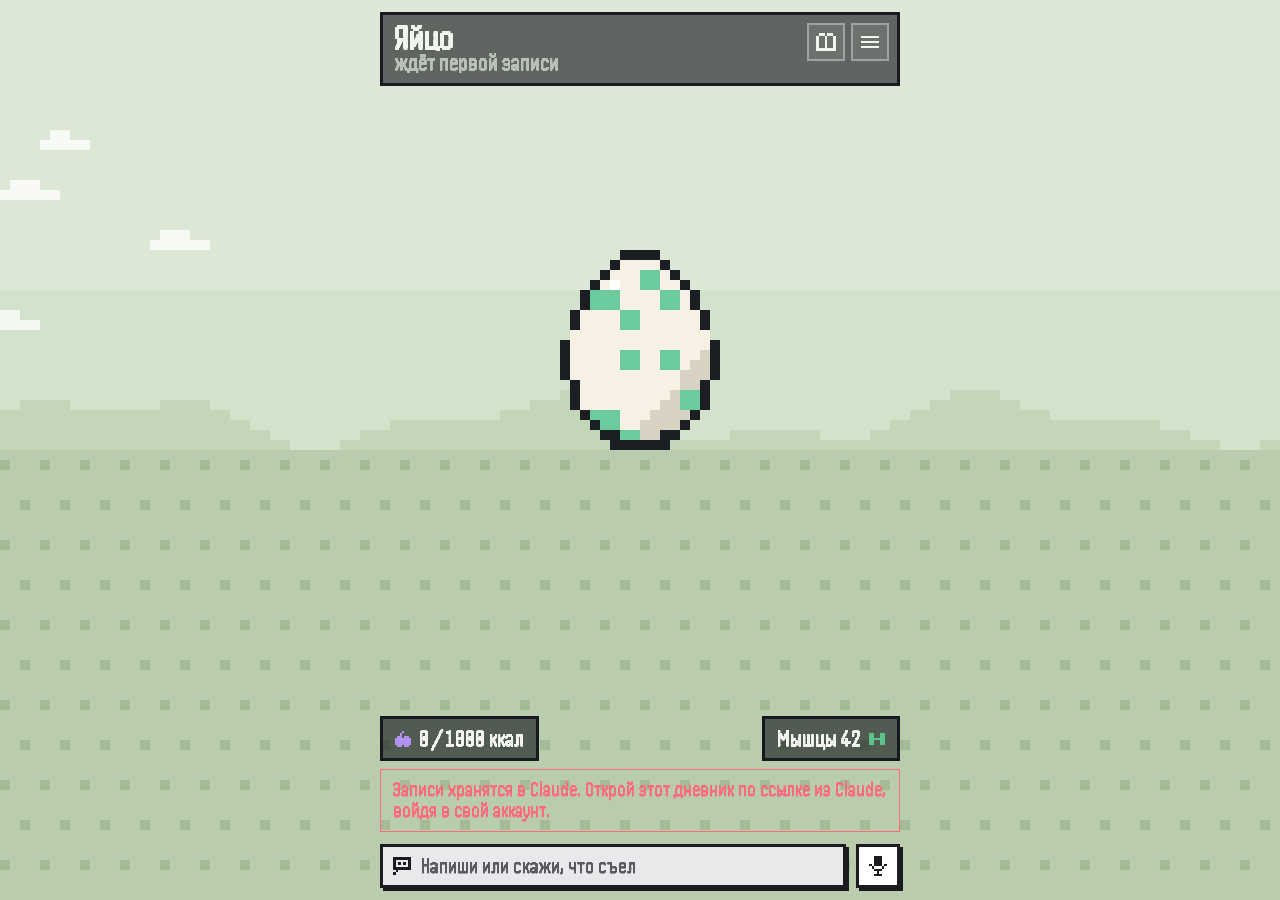
<file: pet/index.html>
<!doctype html><html><head><meta charset=utf8><meta name=viewport content="width=device-width,initial-scale=1,viewport-fit=cover"><style>:root{color-scheme:light;box-sizing:border-box;padding-top:env(safe-area-inset-top,0px);padding-bottom:env(safe-area-inset-bottom,0px)}html{scroll-padding-top:env(safe-area-inset-top,0px)}body{margin:0;padding:0;font:14px -apple-system,BlinkMacSystemFont,sans-serif;background:#fff;color:#000}img{max-width:100%}[hidden]:not([hidden=until-found i]){display:none!important}</style></head><body>
<title>Пиксельный дневник</title>
<meta name="claude:viewport-fit-sides" content="cover">
<link rel="preconnect" href="https://fonts.googleapis.com">
<link rel="stylesheet" href="https://fonts.googleapis.com/css2?family=Handjet:wght@400;500;600;700&display=swap">
<style>
/* Layout: one narrow column, the day's balance on top, then input, the log, the week and the weight. */
:root{
  --bg:#F3F4F7; --surface:#FFFFFF; --line:#DFE2EA; --fg:#171A22; --muted:#5E6577;
  --accent:#2F4BD8; --accent-soft:#E4E8FB; --ok:#1F8A5B; --over:#C8343B; --track:#E6E8EF;
  --chev:url("data:image/svg+xml,%3Csvg xmlns='http://www.w3.org/2000/svg' viewBox='0 0 24 24' fill='none' stroke='%235E6577' stroke-width='2.4' stroke-linecap='round' stroke-linejoin='round'%3E%3Cpath d='M6 9l6 6 6-6'/%3E%3C/svg%3E");
  --m-p:#3AA655; --m-p-ink:#0F3A1B; --m-f:#E5484D; --m-f-ink:#4A0F12; --m-c:#E9B71E; --m-c-ink:#3E2F02; --m-o:#E3E6EE;
  --display:"Unbounded","Onest",system-ui,sans-serif;
  --body:"Onest",system-ui,-apple-system,"Segoe UI",sans-serif;
}
@media (prefers-color-scheme: dark){:root:not([data-theme="light"]){
  --bg:#111318; --surface:#1A1D24; --line:#2B2F3A; --fg:#ECEEF3; --muted:#9AA1B2;
  --accent:#8C9DFF; --accent-soft:#252B4A; --ok:#4CC28C; --over:#FF6B70; --track:#2A2E39; color-scheme:dark;
  --m-p:#46B862; --m-p-ink:#0B2E15; --m-f:#EF5A5F; --m-f-ink:#3D0A0C; --m-c:#F2C230; --m-c-ink:#3A2C02; --m-o:#2E333F;
  --chev:url("data:image/svg+xml,%3Csvg xmlns='http://www.w3.org/2000/svg' viewBox='0 0 24 24' fill='none' stroke='%239AA1B2' stroke-width='2.4' stroke-linecap='round' stroke-linejoin='round'%3E%3Cpath d='M6 9l6 6 6-6'/%3E%3C/svg%3E")}}
:root[data-theme="dark"]{
  --bg:#111318; --surface:#1A1D24; --line:#2B2F3A; --fg:#ECEEF3; --muted:#9AA1B2;
  --accent:#8C9DFF; --accent-soft:#252B4A; --ok:#4CC28C; --over:#FF6B70; --track:#2A2E39; color-scheme:dark;
  --m-p:#46B862; --m-p-ink:#0B2E15; --m-f:#EF5A5F; --m-f-ink:#3D0A0C; --m-c:#F2C230; --m-c-ink:#3A2C02; --m-o:#2E333F;
  --chev:url("data:image/svg+xml,%3Csvg xmlns='http://www.w3.org/2000/svg' viewBox='0 0 24 24' fill='none' stroke='%239AA1B2' stroke-width='2.4' stroke-linecap='round' stroke-linejoin='round'%3E%3Cpath d='M6 9l6 6 6-6'/%3E%3C/svg%3E")}
*{box-sizing:border-box}
body{background:var(--bg);color:var(--fg);font:15px/1.5 var(--body);padding-inline:16px;padding-block:20px 48px}
.wrap{max-width:620px;margin:0 auto;display:flex;flex-direction:column;gap:20px}
h1,h2{font-family:var(--display);font-weight:700;margin:0;text-wrap:balance}
h1{font-size:20px;letter-spacing:-.01em}
h2{font-size:13px;font-weight:500;text-transform:uppercase;letter-spacing:.08em;color:var(--muted)}
.num{font-variant-numeric:tabular-nums}
button,input,select,textarea{font:inherit;color:inherit}
button{cursor:pointer}
:focus-visible{outline:2px solid var(--accent);outline-offset:2px}
.top{display:flex;align-items:center;justify-content:space-between;gap:12px;flex-wrap:wrap}
.datenav{display:flex;align-items:center;gap:4px}
.datenav button{border:1px solid var(--line);background:var(--surface);border-radius:8px;width:34px;height:34px}
.datenav button:disabled{opacity:.35;cursor:default}
#dateLabel{min-width:130px;text-align:center;font-weight:600}
.panel{background:var(--surface);border:1px solid var(--line);border-radius:14px;padding:18px}
.summary{display:grid;grid-template-columns:auto 1fr;gap:20px;align-items:center}
.ring{width:132px;height:132px;position:relative}
.ring svg{width:100%;height:100%}
.pace{display:grid;grid-template-columns:1fr 1fr;gap:16px}
.paceBig{font-family:var(--display);font-size:22px;font-weight:700;line-height:1.2}
.paceBig.down{color:var(--ok)} .paceBig.up{color:var(--over)}
.forecast{margin:0;font-size:15px}
.forecast b{font-weight:600}
#wChart svg{width:100%;height:auto;display:block}
.ring .center{position:absolute;inset:0;display:flex;flex-direction:column;align-items:center;justify-content:center}
.ring .big{font-family:var(--display);font-size:26px;font-weight:700;line-height:1}
.ring .of{font-size:12px;color:var(--muted)}
.stats{display:flex;flex-direction:column;gap:12px;min-width:0}
.left{font-size:17px;font-weight:600}
.left.over{color:var(--over)} .left.ok{color:var(--ok)}
.sumPace{font-size:13px;color:var(--muted);margin-top:-8px}
.sumPace b{font-weight:600;color:var(--fg)}
.sumPace b.down{color:var(--ok)} .sumPace b.up{color:var(--over)}
.macro{display:grid;grid-template-columns:62px 1fr auto;gap:8px;align-items:center;font-size:13px}
.bar{height:6px;border-radius:3px;background:var(--track);overflow:hidden}
.bar i{display:block;height:100%;background:var(--accent);border-radius:3px}
.macro span:first-child{color:var(--muted)}
form{display:flex;flex-direction:column;gap:10px}
textarea{width:100%;min-height:76px;resize:vertical;border:1px solid var(--line);background:var(--bg);border-radius:10px;padding:10px 12px}
.row{display:flex;gap:8px;flex-wrap:wrap}
select{border:1px solid var(--line);background:var(--bg) var(--chev) no-repeat right 12px center/12px 12px;border-radius:10px;padding:9px 34px 9px 12px;appearance:none;-webkit-appearance:none;cursor:pointer}
select:hover{border-color:var(--accent)}
.primary{flex:1;min-width:150px;border:0;border-radius:10px;padding:10px 16px;background:var(--accent);color:var(--surface);font-weight:600}
.primary:disabled{opacity:.6;cursor:default}
.hint{font-size:13px;color:var(--muted);margin:0}
.status{font-size:13px;margin:0;min-height:1em}
.status.err{color:var(--over)}
.meal{display:flex;flex-direction:column;gap:8px}
.meal + .meal{margin-top:14px;padding-top:14px;border-top:1px solid var(--line)}
.mealhead{display:flex;justify-content:space-between;font-weight:600}
.entry{display:flex;flex-direction:column;gap:4px;padding:10px 12px;background:var(--bg);border-radius:10px}
.entryhead{display:flex;justify-content:space-between;align-items:flex-start;gap:10px}
.entrytext{min-width:0;overflow-wrap:anywhere}
.entrykcal{font-weight:600;white-space:nowrap}
.items{margin:0;padding:0;list-style:none;font-size:13px;color:var(--muted)}
.items li{display:flex;justify-content:space-between;gap:10px}
.items li span:first-child{min-width:0;overflow-wrap:anywhere}
.entryfoot{display:flex;justify-content:space-between;align-items:center;font-size:12px;color:var(--muted);gap:8px}
.del{border:1px solid var(--line);background:transparent;border-radius:6px;padding:2px 8px;font-size:12px;color:var(--muted)}
.del.arm{border-color:var(--over);color:var(--over)}
.empty{color:var(--muted);font-size:14px;margin:0}
.entrytext{font-weight:600}
.req{font-size:13px;color:var(--muted)}
.req summary{list-style:none;display:inline-flex;align-items:center;gap:4px;cursor:pointer;color:var(--accent);border-radius:6px}
.req summary::-webkit-details-marker{display:none}
.req .chev{display:inline-flex;transition:transform .2s ease}
.req[open] .chev{transform:rotate(180deg)}
.reqText{margin:6px 0 0;padding:8px 10px;border-left:2px solid var(--line);color:var(--fg);white-space:pre-wrap;overflow-wrap:anywhere}
.reqPhotos{margin:4px 0 0}
.acts{display:inline-flex;gap:6px;flex-shrink:0}
.chatPanel{display:flex;flex-direction:column;gap:12px}
.chatHead{display:flex;justify-content:space-between;align-items:baseline;gap:12px;flex-wrap:wrap}
.chatHead .hint{text-align:right;flex:1;min-width:0}
.clearBtn{border:1px solid var(--line);background:transparent;color:var(--muted);border-radius:8px;padding:4px 10px;font-size:12px}
.clearBtn:hover{color:var(--fg);border-color:var(--muted)}
.clearBtn.arm{color:var(--over);border-color:var(--over)}
.feed{display:flex;flex-direction:column;gap:12px;max-height:min(70vh,620px);overflow-y:auto;padding:2px 2px 4px;scroll-behavior:smooth}
.feedEmpty{color:var(--muted);font-size:14px}
.feedEmpty p{margin:0 0 6px}
.feedEmpty ul{margin:0;padding-left:18px;display:flex;flex-direction:column;gap:3px}
.msg.me{display:flex;flex-direction:column;gap:4px}
.msgPh{font-size:12px;opacity:.85}
.aiMsg{display:flex;flex-direction:column;gap:8px;align-self:stretch;max-width:100%}
.aiText{margin:0;white-space:pre-wrap;overflow-wrap:anywhere;font-size:14px;line-height:1.55}
.aiMsg.err .aiText{color:var(--over)}
.thinking{flex-direction:row;align-items:center;gap:8px;color:var(--muted);font-size:14px}
.thinkSec{font-size:12px;opacity:.8}
.dots{display:inline-flex;gap:3px}
.dots i{width:6px;height:6px;border-radius:50%;background:var(--accent);opacity:.3;animation:blink 1.2s infinite ease-in-out}
.dots i:nth-child(2){animation-delay:.2s}.dots i:nth-child(3){animation-delay:.4s}
@keyframes blink{0%,80%,100%{opacity:.25;transform:translateY(0)}40%{opacity:1;transform:translateY(-2px)}}
@media (prefers-reduced-motion:reduce){.dots i{animation:none;opacity:.7}}
.act{border:1px solid var(--line);border-radius:12px;padding:10px 12px;background:var(--bg);display:flex;flex-direction:column;gap:6px}
.actHead{display:flex;align-items:center;gap:8px;font-size:12px;color:var(--muted)}
.actDot{width:8px;height:8px;border-radius:50%;background:var(--ok);flex-shrink:0}
.act.edit_meal .actDot{background:var(--accent)}
.act.delete_meal .actDot{background:var(--over)}
.act.steps .actDot,.act.weight .actDot,.act.bedtime .actDot,.act.place .actDot{background:var(--m-c)}
.act[data-state="undone"]{opacity:.55}
.act[data-state="undone"] .actDot{background:var(--muted)}
.act[data-state="undone"] .actTitle{text-decoration:line-through}
.act[data-state="error"] .actDot{background:var(--over)}
.actLabel{flex:1;min-width:0}
.undo{border:0;background:transparent;color:var(--accent);font-size:12px;padding:2px 4px;border-radius:6px}
.undo:hover{background:var(--accent-soft)}
.actRow{display:grid;grid-template-columns:minmax(0,1fr) 56px 84px;column-gap:12px;align-items:center}
.act.steps .actRow,.act.weight .actRow,.act.bedtime .actRow,.act.place .actRow{grid-template-columns:minmax(0,1fr) auto}
.actRow .kcalBtn,.actRow .actSub{justify-self:end}
.actTitle{font-weight:600;min-width:0;overflow-wrap:anywhere}
.actSub{margin:0;font-size:12px;color:var(--muted)}
.sendBtn{margin-left:auto;width:34px;height:34px;border-radius:50%;border:0;background:var(--accent);color:var(--surface);display:inline-flex;align-items:center;justify-content:center;flex-shrink:0}
.sendBtn.stop{background:var(--fg);color:var(--surface)}
.chip.ghost{border-style:dashed;color:var(--muted)}
.trace{list-style:none;margin:0;padding:0 0 0 2px;display:flex;flex-direction:column;gap:4px;font-size:13px;color:var(--muted)}
.trace li{display:flex;align-items:center;gap:8px}
.trace .tick{width:12px;height:12px;flex-shrink:0;position:relative;image-rendering:pixelated}
.trace li.done .tick{background:var(--ok)}
.trace li.now{color:var(--fg)}
.trace li.now .tick::before{content:"";position:absolute;left:0;top:0;width:5px;height:5px;background:var(--accent);box-shadow:7px 0 var(--muted),7px 7px var(--muted),0 7px var(--muted);animation:quad 1s steps(1,end) infinite}
@keyframes quad{0%{background:var(--accent);box-shadow:7px 0 var(--muted),7px 7px var(--muted),0 7px var(--muted)}25%{background:var(--muted);box-shadow:7px 0 var(--accent),7px 7px var(--muted),0 7px var(--muted)}50%{background:var(--muted);box-shadow:7px 0 var(--muted),7px 7px var(--accent),0 7px var(--muted)}75%{background:var(--muted);box-shadow:7px 0 var(--muted),7px 7px var(--muted),0 7px var(--accent)}100%{background:var(--accent);box-shadow:7px 0 var(--muted),7px 7px var(--muted),0 7px var(--muted)}}
@media (prefers-reduced-motion:reduce){.trace li.now .tick::before{animation:none}}
.trace-done summary{color:var(--muted)}
.trace-done .trace{margin-top:6px}
.aiMsg.live{gap:8px}
.turnHead{display:inline-flex;align-items:center;gap:8px;font-size:14px;color:var(--muted);border:0;background:transparent;padding:0;align-self:flex-start}
button.turnHead{cursor:pointer;font-size:13px}
button.turnHead .chev{display:inline-flex;transition:transform .2s ease}
.aiMsg.collapsed .trace{display:none}
.aiMsg.collapsed button.turnHead .chev{transform:rotate(-90deg)}
.shimmer{font-weight:600;background:linear-gradient(90deg,var(--muted) 0%,var(--muted) 35%,var(--fg) 50%,var(--muted) 65%,var(--muted) 100%);background-size:250% 100%;-webkit-background-clip:text;background-clip:text;color:transparent;animation:shimmer 1.8s linear infinite}
@keyframes shimmer{from{background-position:100% 0}to{background-position:-150% 0}}
@media (prefers-reduced-motion:reduce){.shimmer{animation:none;color:var(--muted);background:none}}
.aiText.typing:empty{display:none}
.chips{display:flex;gap:8px;flex-wrap:wrap}
.chip{border:1px solid var(--line);background:var(--bg);border-radius:999px;padding:6px 12px;font-size:13px;color:var(--fg)}
.chip:hover{border-color:var(--accent);color:var(--accent)}
.chat{display:flex;flex-direction:column;gap:10px;max-height:560px;overflow-y:auto;padding:2px}
.msg{max-width:92%;padding:9px 12px;border-radius:12px;white-space:pre-wrap;overflow-wrap:anywhere;font-size:14px}
.msg.me{align-self:flex-end;background:var(--accent);color:var(--surface);border-bottom-right-radius:4px}
.msg.ai{align-self:flex-start;background:var(--bg);border-bottom-left-radius:4px}
.msg.wait{color:var(--muted)}
.recipes{display:flex;flex-direction:column;gap:8px;align-self:stretch}
.recipe{border:1px solid var(--line);border-radius:12px;padding:12px;display:flex;flex-direction:column;gap:8px;background:var(--surface)}
.recipeHead{display:grid;grid-template-columns:minmax(0,1fr) 56px 84px;column-gap:12px;align-items:center}
.recipeHead .kcalBtn{justify-self:end}
.recipe .req .items{margin-top:6px}
.recipeTitle{font-weight:600;min-width:0;overflow-wrap:anywhere}
.recipeMeta{font-size:12px;color:var(--muted)}
.recipeWhy{font-size:13px;color:var(--fg);opacity:.85}
.recipe details summary{cursor:pointer;color:var(--accent);font-size:13px;list-style:none}
.recipe details summary::-webkit-details-marker{display:none}
.recipe ol{margin:6px 0 0;padding-left:20px;font-size:14px;display:flex;flex-direction:column;gap:4px}
.recipeLinks{display:flex;gap:8px;flex-wrap:wrap;align-items:center}
.recipeLinks a{font-size:13px;color:var(--accent);text-decoration:none;border:1px solid var(--line);border-radius:8px;padding:5px 10px}
.recipeLinks a:hover{border-color:var(--accent)}
.recipeLinks .small{padding:5px 10px;font-size:13px}
.items li.ing{display:grid;grid-template-columns:minmax(0,1fr) 56px 84px;column-gap:12px;align-items:center;padding:2px 0}
.ingName{min-width:0;overflow-wrap:anywhere}
.ing .kcalBtn,.dish summary .kcalBtn,.entryhead .kcalBtn{justify-self:end}
.dish summary,.entryhead{display:grid;grid-template-columns:minmax(0,1fr) 56px 84px;column-gap:12px;align-items:center}
.mbar{display:flex;width:56px;height:6px;padding:0;border:0;border-radius:3px;overflow:hidden;gap:1px;background:var(--line);cursor:pointer}
.mbar:hover{outline:1px solid var(--muted);outline-offset:2px}
.mseg{flex-basis:0;min-width:2px}
.leafList{margin:0}
.leafList li.ing{padding-left:18px;font-size:14px;color:var(--fg)}
.entryNote{font-size:12px;color:var(--muted);min-width:0}
.kcalBtn{border:0;background:transparent;padding:1px 4px;margin:-1px -4px;border-radius:6px;color:inherit;font:inherit;white-space:nowrap;text-decoration:underline dotted;text-decoration-color:var(--muted);text-underline-offset:3px;flex-shrink:0}
.kcalBtn:hover,.kcalBtn.on{background:var(--accent-soft);color:var(--accent);text-decoration-color:transparent}
.entrykcal{font-weight:600}
.mp{background:var(--m-p)} .mf{background:var(--m-f)} .mc{background:var(--m-c)} .mo{background:var(--m-o)}
.tip{position:absolute;z-index:10;width:250px;max-width:calc(100vw - 24px);background:var(--surface);color:var(--fg);border:1px solid var(--line);border-radius:12px;padding:12px;box-shadow:0 8px 24px rgba(0,0,0,.18);display:flex;flex-direction:column;gap:8px;font-size:13px}
.tipHead{display:flex;justify-content:space-between;gap:10px;font-weight:600}
.tipName{min-width:0;overflow-wrap:anywhere}
.tipBar{display:flex;height:8px;border-radius:4px;overflow:hidden;gap:1px;background:var(--line)}
.tipBar span{flex-basis:0;min-width:2px}
.tipSub{margin:-4px 0 0;font-size:11px;color:var(--muted)}
.tipRows{display:grid;grid-template-columns:1fr auto auto;gap:4px 12px;align-items:center}
.tipLab{display:inline-flex;align-items:center;gap:6px}
.tipLab i{display:inline-block;width:8px;height:8px;border-radius:50%}
.tipK{color:var(--muted);font-size:12px;text-align:right}
.tree{display:flex;flex-direction:column;gap:2px;font-size:14px}
.dish summary{list-style:none;padding:3px 0}
.dish summary{cursor:pointer;border-radius:6px}
.dish summary::-webkit-details-marker{display:none}
.dish summary:hover .dishName{color:var(--accent)}
.dishName{display:inline-flex;align-items:center;gap:4px;min-width:0;overflow-wrap:anywhere}
.dish.leaf .dishName{padding-left:18px}
.dish .chev{display:inline-flex;color:var(--muted);transform:rotate(-90deg);transition:transform .2s ease;flex-shrink:0}
.dish[open] .chev{transform:rotate(0deg)}
.dish .items{margin:0 0 2px 18px;padding-left:10px;border-left:1px solid var(--line)}
.dishMacro{margin:0 0 6px 28px;font-size:12px;color:var(--muted)}
.iconBtn{display:inline-flex;align-items:center;gap:6px;height:30px;min-width:30px;justify-content:center;border:1px solid var(--line);background:var(--surface);border-radius:8px;padding:0 7px;color:var(--muted)}
.iconBtn:hover{color:var(--accent);border-color:var(--accent)}
.iconBtn.danger:hover,.iconBtn.danger.arm{color:var(--over);border-color:var(--over)}
.armLabel{font-size:12px}
.entry.editing{gap:10px;border:1px solid var(--accent);background:var(--surface)}
.editHint{margin:0;font-size:13px;color:var(--muted)}
.composer{border:1px solid var(--line);background:var(--bg);border-radius:10px;display:flex;flex-direction:column}
.composer:focus-within{border-color:var(--accent)}
.composer textarea{border:0;background:transparent;border-radius:10px 10px 0 0;resize:none;overflow:hidden;min-height:64px;max-height:320px}
.composer textarea:focus-visible{outline:none}
.composer.drag{border-style:dashed;border-color:var(--accent)}
.thumbs{display:flex;gap:8px;flex-wrap:wrap;padding:0 10px 4px}
.thumb{position:relative;width:64px;height:64px}
.thumb img{width:64px;height:64px;object-fit:cover;border-radius:8px;border:1px solid var(--line);display:block}
.thumb button{position:absolute;top:-6px;right:-6px;width:22px;height:22px;border-radius:50%;border:1px solid var(--line);background:var(--surface);font-size:13px;line-height:1;padding:0;color:var(--muted)}
.composerFoot{display:flex;align-items:center;gap:10px;padding:4px 8px 8px}
.attach{display:inline-flex;align-items:center;gap:6px;border:0;background:transparent;border-radius:8px;padding:5px 8px;color:var(--muted);font-size:13px}
.attach:hover{background:var(--accent-soft);color:var(--accent)}
.week svg{width:100%;height:auto;display:block}
.two{display:grid;grid-template-columns:1fr 1fr;gap:20px}
@media (max-width:520px){.datenav{width:100%}.datenav #dateLabel{flex:1}.datenav button{width:44px;height:38px}.two{grid-template-columns:1fr}.summary{grid-template-columns:1fr;justify-items:center}.stats{width:100%}}
.field{display:flex;flex-direction:column;gap:4px;font-size:13px;color:var(--muted)}
.field input{border:1px solid var(--line);background:var(--bg);border-radius:10px;padding:9px 10px;width:100%;color:var(--fg)}
.small{border:1px solid var(--line);background:var(--accent-soft);border-radius:10px;padding:9px 14px;font-weight:600}
.weights{margin:0;padding:0;list-style:none;font-size:13px}
.weights li{display:flex;justify-content:space-between;padding:4px 0;border-bottom:1px solid var(--line)}
.stack{display:flex;flex-direction:column;gap:12px}
.notice{border:1px solid var(--over);color:var(--over);border-radius:10px;padding:10px 12px;font-size:14px}
@media (prefers-reduced-motion:reduce){*{transition:none!important}}
.ring circle{transition:stroke-dashoffset .4s ease}
/* 8-bit layer over the diary styles: hard borders, hard shadows, square corners.
   One pixel face everywhere (Handjet), size-adjusted so small text stays readable. */
:root{
  --bg:#E9E9EB; --surface:#FFFFFF; --line:#1B1C1F; --fg:#1B1C1F; --muted:#5A5B60;
  --accent:#3B5BDB; --accent-soft:#DDE4FB; --ok:#2F8F5B; --over:#D2364A; --track:#D3D4D7; --warn:#B87A12;
  --s-health:#E0475B; --s-shape:#D9961F; --s-muscle:#2F8F5B; --s-mood:#3E8FD8; --s-food:#8A63D2;
  --display:"Handjet","Courier New",monospace;
  --body:"Handjet","Courier New",monospace;
  --shadow:3px 3px 0 var(--line);
  --chev:none;
}
@media (prefers-color-scheme: dark){:root:not([data-theme="light"]){
  --bg:#1E1F22; --surface:#2A2B2F; --line:#E4E4E7; --fg:#EDEDEF; --muted:#A9AAAF;
  --accent:#8EA2FF; --accent-soft:#2E3350; --ok:#5CC48A; --over:#FF6B7D; --track:#3A3B40; --warn:#E5B04A;
  --s-health:#FF6B7D; --s-shape:#F0B640; --s-muscle:#5CC48A; --s-mood:#6CB4F5; --s-food:#B293F5;
  --chev:none; color-scheme:dark}}
:root[data-theme="dark"]{
  --bg:#1E1F22; --surface:#2A2B2F; --line:#E4E4E7; --fg:#EDEDEF; --muted:#A9AAAF;
  --accent:#8EA2FF; --accent-soft:#2E3350; --ok:#5CC48A; --over:#FF6B7D; --track:#3A3B40; --warn:#E5B04A;
  --s-health:#FF6B7D; --s-shape:#F0B640; --s-muscle:#5CC48A; --s-mood:#6CB4F5; --s-food:#B293F5;
  --chev:none; color-scheme:dark}

*,*::before,*::after{border-radius:0!important}
/* the whole interface reads larger: every text is scaled by its x-height, whatever px size the diary styles give it */
*{font-size-adjust:.7!important}
html,body{height:100%}
body{padding:0;margin:0;overflow:hidden;background:var(--bg);color:var(--fg);font:500 15px/1.45 var(--body);font-size-adjust:.64}
button,input,select,textarea{font-family:var(--body);font-size-adjust:.64}
b,strong,.entrytext,.actTitle,.recipeTitle{font-weight:700}
.px{border:3px solid var(--line);box-shadow:var(--shadow);background:var(--surface)}
svg.pxi{display:block;flex-shrink:0;shape-rendering:crispEdges}
h1,h2,h3{font-family:var(--display);font-weight:700;letter-spacing:.02em}
h2{font-size:17px;text-transform:none;letter-spacing:.04em;color:var(--fg)}
h3{font-size:16px;margin:6px 0 0}

/* screens and the transition between them */
.app{position:fixed;inset:0;overflow:hidden}
.screens{position:absolute;inset:0;display:flex}
/* the diary is a modal over everything, chat included, on the same column as the HUD */
.screens .petScreen{width:100%}
.screens .diaryScreen{display:none;position:fixed;inset:0;z-index:25;width:auto;background:none;
  padding:calc(12px + env(safe-area-inset-top,0px)) max(12px,env(safe-area-inset-right,0px)) calc(12px + env(safe-area-inset-bottom,0px)) max(12px,env(safe-area-inset-left,0px))}
.screens[data-screen="diary"] .diaryScreen{display:block}
.diaryBox{max-width:520px;margin:0 auto;background:var(--bg);border:3px solid var(--line);box-shadow:var(--shadow);padding:12px;display:flex;flex-direction:column;gap:12px;
}
.diaryBox > *{flex-shrink:0}

.screen{width:50%;height:100%;overflow-y:auto;overflow-x:hidden;-webkit-overflow-scrolling:touch;
  padding:calc(14px + env(safe-area-inset-top,0px)) max(16px,env(safe-area-inset-right,0px)) calc(96px + env(safe-area-inset-bottom,0px)) max(16px,env(safe-area-inset-left,0px));
  display:flex;flex-direction:column;gap:14px}
.screen > *{width:100%;max-width:520px;margin-inline:auto;flex-shrink:0}

/* buttons */
.pxBtn{display:inline-grid;place-items:center;width:46px;height:46px;padding:0;border:3px solid var(--line);background:var(--surface);color:var(--fg);box-shadow:var(--shadow);flex-shrink:0}
.pxBtn:active,.small:active,.chip:active{transform:translate(2px,2px);box-shadow:1px 1px 0 var(--line)}
.pxBtn.rec{background:var(--over);color:#fff;animation:recBlink .8s steps(2) infinite}
@keyframes recBlink{50%{background:var(--surface);color:var(--over)}}
@media (prefers-reduced-motion: reduce){.pxBtn.rec{animation:none}}
:focus-visible{outline:3px solid var(--accent);outline-offset:2px}

/* pet screen */
.petTop{display:flex;justify-content:space-between;align-items:center;gap:10px}
.petId{display:flex;flex-direction:column;min-width:0}
.petId b{font:700 26px/1.1 var(--display);overflow:hidden;text-overflow:ellipsis;white-space:nowrap}
.petId span{font:600 16px var(--display);color:var(--muted)}
.topBtns{display:flex;gap:10px;align-items:center}
.streak{display:inline-flex;align-items:center;gap:4px;font:600 16px var(--display);color:var(--over)}
.say{position:relative;border:3px solid var(--line);background:var(--surface);padding:10px 12px;font-size:16px;line-height:1.45;min-height:3.4em;display:flex;align-items:center}
.say::after{content:"";position:absolute;left:34px;bottom:-12px;width:12px;height:9px;background:var(--line);clip-path:polygon(0 0,100% 0,0 100%)}
.say.loading #petSayText{color:var(--muted)}
/* the pet's world fills the screen; everything else floats over it like a game HUD */
.petScreen{position:relative;padding:0;overflow:hidden}
.petScreen > .world,.petScreen > .hud{position:absolute;inset:0;max-width:none;width:auto;margin:0}
.world{overflow:hidden;cursor:pointer;-webkit-tap-highlight-color:transparent}
.world canvas{display:block;image-rendering:pixelated;image-rendering:crisp-edges}
.hud{overflow:hidden;display:flex;flex-direction:column;gap:8px;pointer-events:none;
  padding:calc(12px + env(safe-area-inset-top,0px)) max(12px,env(safe-area-inset-right,0px)) calc(68px + env(safe-area-inset-bottom,0px)) max(12px,env(safe-area-inset-left,0px))}
.hud > *{width:100%;max-width:520px;margin-inline:auto;flex-shrink:0;pointer-events:auto}
.hud > .petSpace{flex:1 0 230px;pointer-events:none}
/* HUD panels: one neutral see-through dark glass in every theme, so they sit on day and night alike */
.hud{--fg:#F2F4EF;--muted:#B8C0BA;--track:rgba(255,255,255,.16);--surface:rgba(14,16,22,.6);--line:rgba(14,16,22,.88);--ok:#5CC48A;--over:#FF6B7D;--warn:#E5B04A;
  --s-health:#FF6B7D;--s-shape:#F0B640;--s-muscle:#5CC48A;--s-mood:#6CB4F5;--s-food:#B293F5;--shadow:none;color:var(--fg)}
.hudCard{background:var(--surface);border:3px solid var(--line);padding:10px 12px}
.topCard{position:relative;display:flex;flex-direction:column;gap:6px}
.idLine{display:flex;flex-wrap:wrap;align-items:center;gap:4px 8px;font:600 16px var(--display);color:var(--muted)}
.idLine b{font:700 24px/1 var(--display);color:var(--fg)}
.idLine .sceneTag{background:var(--fg);color:#111;padding:0 6px}
.topBtns{position:absolute;top:8px;right:8px;display:flex;gap:6px}
.idLine{margin-right:88px;min-height:38px}
.topBtns .pxBtn{width:38px;height:38px;border-width:2px;background:rgba(255,255,255,.08);border-color:rgba(255,255,255,.35)}
.topBtns .streak{display:inline-flex;align-items:center;gap:3px;margin-right:2px;color:var(--over);font:600 18px var(--display)}
.topBtns .streak[hidden]{display:none}
/* the pet's line: a white speech bubble up and to the side of the pet's head, its pixel tail coming out of the bubble's side towards the mouth
   (over the head, tail from the bottom, when there is no room at the side);
   hidden until the pet says something (.show), then it pops up and the line types in letter by letter */
.hudTop{display:flex;flex-direction:column;gap:10px}
.hud .say{position:absolute;left:0;top:0;width:max-content;max-width:300px;box-sizing:border-box;margin:0;visibility:hidden;opacity:0;background:#FFFFFF;color:#1B1F24;border:3px solid #1B1F24;box-shadow:3px 3px 0 rgba(14,16,22,.45);
  padding:8px 12px;min-height:0;font-size:17px;line-height:1.4;text-align:left;transform:scale(.6);transform-origin:0 100%;transition:opacity .12s steps(2),transform .12s steps(2),visibility 0s .12s}
.hud .say.sideL{transform-origin:100% 100%}
.hud .say.show{visibility:visible;opacity:1;transform:none;transition:opacity .12s steps(2),transform .12s steps(2)}
.hud .say.loading #petSayText{color:#5B635E}
.hud .say::before{content:"";position:absolute;left:-21px;bottom:-9px;width:24px;height:18px;background:url("data:image/svg+xml,<svg xmlns='http://www.w3.org/2000/svg' viewBox='0 0 8 6' shape-rendering='crispEdges'><rect x='6' y='0' width='1' height='1' fill='%231B1F24'/><rect x='7' y='0' width='1' height='1' fill='%23FFFFFF'/><rect x='4' y='1' width='1' height='1' fill='%231B1F24'/><rect x='5' y='1' width='1' height='1' fill='%231B1F24'/><rect x='6' y='1' width='1' height='1' fill='%23FFFFFF'/><rect x='7' y='1' width='1' height='1' fill='%23FFFFFF'/><rect x='3' y='2' width='1' height='1' fill='%231B1F24'/><rect x='4' y='2' width='1' height='1' fill='%23FFFFFF'/><rect x='5' y='2' width='1' height='1' fill='%23FFFFFF'/><rect x='6' y='2' width='1' height='1' fill='%23FFFFFF'/><rect x='7' y='2' width='1' height='1' fill='%231B1F24'/><rect x='2' y='3' width='1' height='1' fill='%231B1F24'/><rect x='3' y='3' width='1' height='1' fill='%23FFFFFF'/><rect x='4' y='3' width='1' height='1' fill='%23FFFFFF'/><rect x='5' y='3' width='1' height='1' fill='%231B1F24'/><rect x='6' y='3' width='1' height='1' fill='%231B1F24'/><rect x='1' y='4' width='1' height='1' fill='%231B1F24'/><rect x='2' y='4' width='1' height='1' fill='%23FFFFFF'/><rect x='3' y='4' width='1' height='1' fill='%231B1F24'/><rect x='4' y='4' width='1' height='1' fill='%231B1F24'/><rect x='0' y='5' width='1' height='1' fill='%231B1F24'/><rect x='1' y='5' width='1' height='1' fill='%231B1F24'/></svg>") no-repeat 0 0/100% 100%;image-rendering:pixelated}
.hud .say.above::before{left:var(--tl, 8px);bottom:-18px;background-image:url("data:image/svg+xml,<svg xmlns='http://www.w3.org/2000/svg' viewBox='0 0 8 6' shape-rendering='crispEdges'><rect x='3' y='0' width='1' height='1' fill='%231B1F24'/><rect x='4' y='0' width='1' height='1' fill='%23FFFFFF'/><rect x='5' y='0' width='1' height='1' fill='%23FFFFFF'/><rect x='6' y='0' width='1' height='1' fill='%23FFFFFF'/><rect x='7' y='0' width='1' height='1' fill='%231B1F24'/><rect x='2' y='1' width='1' height='1' fill='%231B1F24'/><rect x='3' y='1' width='1' height='1' fill='%23FFFFFF'/><rect x='4' y='1' width='1' height='1' fill='%23FFFFFF'/><rect x='5' y='1' width='1' height='1' fill='%23FFFFFF'/><rect x='6' y='1' width='1' height='1' fill='%231B1F24'/><rect x='1' y='2' width='1' height='1' fill='%231B1F24'/><rect x='2' y='2' width='1' height='1' fill='%23FFFFFF'/><rect x='3' y='2' width='1' height='1' fill='%23FFFFFF'/><rect x='4' y='2' width='1' height='1' fill='%231B1F24'/><rect x='1' y='3' width='1' height='1' fill='%231B1F24'/><rect x='2' y='3' width='1' height='1' fill='%23FFFFFF'/><rect x='3' y='3' width='1' height='1' fill='%231B1F24'/><rect x='0' y='4' width='1' height='1' fill='%231B1F24'/><rect x='1' y='4' width='1' height='1' fill='%23FFFFFF'/><rect x='2' y='4' width='1' height='1' fill='%231B1F24'/><rect x='0' y='5' width='1' height='1' fill='%231B1F24'/><rect x='1' y='5' width='1' height='1' fill='%231B1F24'/></svg>")}
.hud .say::after{content:none}
.say .untyped{visibility:hidden}
.hud .say.sideL::before{left:auto;right:-21px;transform:scaleX(-1)}
.hud .say.above.sideL::before{left:var(--tl, 8px);right:auto}
.say .dots::after{content:"•";display:inline-block;color:#5B635E;animation:sayDots 1.2s steps(1) infinite}
@keyframes sayDots{0%{content:"•"}33%{content:"••"}66%{content:"•••"}}
.hud .day{display:flex;flex-direction:column;gap:10px}
.hud .sumPace{display:none}
.hudBottom{position:relative}
.hudPanel{position:absolute;left:0;right:0;bottom:calc(100% + 8px)}
.hudToggles{display:flex;justify-content:space-between;gap:10px}
.hudTgl{display:inline-flex;align-items:center;gap:8px;min-height:40px;padding:6px 12px;border:3px solid var(--line);background:var(--surface);color:var(--fg);font:600 16px var(--display)}
.hudTgl[aria-expanded="true"]{background:var(--fg);color:#111}
.hudTgl .ico{display:inline-flex;color:var(--c,currentColor)}
.macros{display:grid;grid-template-columns:repeat(3,1fr);gap:12px}
.macro{display:grid;grid-template-columns:1fr;gap:2px;font-size:15px;white-space:nowrap;min-width:0}
.macro .bar{grid-column:1 / -1}
.macro span:last-of-type{color:var(--muted);font-size:14px}
.stats{display:grid;grid-template-columns:1fr 1fr;gap:10px 16px;font:600 15px var(--display)}
.st{display:grid;grid-template-columns:16px 1fr auto;gap:4px 6px;align-items:center}
.st .seg{grid-column:1 / -1;height:10px}
.goal{display:grid;grid-template-columns:auto 1fr;gap:10px;align-items:center;font:600 15px var(--display);color:var(--muted)}

.stats .ico{color:var(--c)}
.stats .devBtn{display:inline-flex;align-items:center;justify-content:center;gap:6px;align-self:center;font:600 15px var(--display);color:var(--fg);background:none;border:2px dashed var(--muted);padding:4px 8px}
.stats .devBtn[hidden]{display:none}
.stats .val{text-align:right;color:var(--muted);font-variant-numeric:tabular-nums}
.seg{display:grid;grid-template-columns:repeat(var(--n,10),1fr);gap:2px;height:14px}
.seg i{background:var(--track)}
.seg i.f{background:var(--c,var(--ok))}
.seg i.o{background:var(--over)}
.goalSeg{--n:20;height:10px;--c:var(--ok)}
.day{padding:12px;display:flex;flex-direction:column;gap:10px}
.dayHead{display:flex;justify-content:space-between;align-items:baseline;gap:8px;flex-wrap:wrap;font-family:var(--display)}
.dayHead b{font-size:26px;font-weight:700}
.dayHead #ofTarget{color:var(--muted);font-size:15px}
.day .left{font-size:16px;font-family:var(--display);font-weight:700}
.kcalSeg{--n:20;height:16px}
.sumPace{margin-top:0}
.macro span:first-child{font-family:var(--display);font-weight:600;font-size:15px;color:var(--fg)}
.bar{height:12px;border-radius:0;background:repeating-linear-gradient(90deg,var(--track) 0 8px,transparent 8px 10px);overflow:hidden}
.bar i{border-radius:0;-webkit-mask:repeating-linear-gradient(90deg,#000 0 8px,transparent 8px 10px);mask:repeating-linear-gradient(90deg,#000 0 8px,transparent 8px 10px)}

/* diary screen */
.diaryTop{display:grid;grid-template-columns:1fr auto;gap:10px 12px;align-items:center}
.diaryTop h1{font-size:24px}
.diaryTop .datenav{grid-column:1 / -1;width:100%}
.datenav #dateLabel{flex:1;font-family:var(--display);font-size:16px;font-weight:400}
.datenav button{display:inline-grid;place-items:center;width:44px;height:40px;border:3px solid var(--line);background:var(--surface);color:var(--fg);box-shadow:var(--shadow)}
.dTotal{margin:0 auto;font:600 16px var(--display);color:var(--muted)}
.panel{border:3px solid var(--line);box-shadow:var(--shadow);padding:14px}
.two{grid-template-columns:1fr}
.pxInput,.field input{flex:1;min-width:0;border:2px solid var(--line);background:var(--bg);padding:9px 10px;color:var(--fg)}
.small{border:3px solid var(--line);background:var(--accent-soft);box-shadow:var(--shadow);font-family:var(--display);font-weight:600;font-size:16px;color:var(--fg)}
.small.danger{background:var(--over);color:#fff}
.paceBig{font-family:var(--display);font-weight:700;font-size:22px}
.entry{border:2px solid var(--track)}
.mealhead{font-family:var(--display);font-weight:600;font-size:16px}
select{background-image:none;border:2px solid var(--line);padding-right:12px}

/* chat sheet */
.sheetShade{position:fixed;inset:0;background:none;z-index:20}
.chatSheet{position:fixed;left:0;right:0;bottom:0;z-index:21;max-width:560px;margin:0 auto;background:var(--surface);border-top:3px solid var(--line);
  padding:8px max(12px,env(safe-area-inset-left,0px)) calc(8px + env(safe-area-inset-bottom,0px));display:flex;flex-direction:column}
@media (min-width:560px){.chatSheet{border:3px solid var(--line);border-bottom:0}}
/* folded, the chat is just a bar on the same column and edges as the HUD */
.chatSheet[data-open="false"]{max-width:544px;background:none;border:0;padding:0 max(12px,env(safe-area-inset-right,0px)) calc(12px + env(safe-area-inset-bottom,0px)) max(12px,env(safe-area-inset-left,0px))}
.chatBar{display:flex;gap:10px;align-items:center}
.chatOpen{flex:1;min-width:0;display:flex;align-items:center;gap:10px;height:44px;padding:0 10px;border:3px solid var(--line);background:var(--bg);color:var(--fg);text-align:left;box-shadow:var(--shadow)}
.chatPrev{flex:1;min-width:0;white-space:nowrap;overflow:hidden;text-overflow:ellipsis;font-size:15px;color:var(--muted)}
.chatPrev.busy{color:var(--fg)}
.chatBody{display:none}
/* the open chat leaves the upper part of the screen to the pet, which stands on the chat's top edge */
.chatSheet[data-open="true"]{height:min(60dvh,calc(100dvh - 24px))}
.chatSheet[data-open="true"] .chatBar{display:none}
.chatSheet[data-open="true"] .chatBody{display:flex;flex:1;min-height:0}
.chatPanel{gap:10px}
.chatHead{flex-wrap:wrap;align-items:center;gap:8px 10px}
.chatHead h2{flex:1}
.chatHead .hint{order:3;flex-basis:100%}
.chatHead .hint{text-align:left;font-size:13px;margin:0}
.chatHead .pxBtn{width:36px;height:36px}
.feed{flex:1;min-height:0;max-height:none}
.msg.me{border:2px solid var(--line);display:flex;flex-direction:row;align-items:flex-start;gap:6px;flex-wrap:wrap}
.msgMic{margin-top:3px}
.msg.me{background:var(--accent);color:var(--surface);border-color:var(--accent)}
.act,.recipe,.composer,.chip,.clearBtn,.iconBtn,.thumb img{border-width:2px;border-color:var(--line)}
.chip{font-size:14px;box-shadow:2px 2px 0 var(--line)}
.composer{background:var(--bg)}
.composerFoot .mic{width:34px;height:34px;margin-left:auto;box-shadow:2px 2px 0 var(--line)}
.composerFoot .mic + .sendBtn{margin-left:0}
.sendBtn{border:2px solid var(--line);box-shadow:2px 2px 0 var(--line)}
.attach{display:inline-flex;align-items:center;gap:6px}
.dots i,.trace .tick{border-radius:0!important}
.chatBar .mic{width:44px;height:44px}

/* pet menu */
.modal{position:fixed;inset:0;z-index:30;background:rgba(10,14,12,.5);display:grid;place-items:center;padding:16px}
.modalBox{width:100%;max-width:420px;max-height:calc(100dvh - 32px);overflow-y:auto;padding:16px;display:flex;flex-direction:column;gap:10px}
.modalHead{display:flex;justify-content:space-between;align-items:center}
.modalHead .pxBtn{width:36px;height:36px}
.pmInfo{display:grid;grid-template-columns:auto 1fr;gap:4px 12px;font-size:14px}
.pmInfo dt{font-family:var(--display);font-size:16px;color:var(--muted)}
.pmInfo dd{margin:0}
.pmDemo{display:flex;flex-wrap:wrap;gap:8px}
.pmDemo button.on{background:var(--fg);color:var(--bg)}
.pmDemo button{font:600 16px var(--display);border:2px solid var(--line);background:var(--surface);color:var(--fg);box-shadow:2px 2px 0 var(--line);padding:6px 10px}
svg text{font-size-adjust:.5!important}

.chipWait{font-size:14px}
.hudPanel[hidden]{display:none!important}
/* the id block: the name on top, then one line with stage, state and streak; on a narrow phone the stage text shortens, the state never wraps;
   both lines stop short of the two buttons, so the streak never slides under them */
.idLine{display:flex;flex-direction:column;align-items:stretch;gap:2px;min-width:0;margin-right:0}
.idLine b{max-width:calc(100% - var(--btnsW, 88px));box-sizing:border-box}
.idLine b{line-height:1.1;white-space:nowrap;overflow:hidden;text-overflow:ellipsis}
.idMeta{display:flex;align-items:baseline;gap:8px;min-width:0;width:calc(100% - 88px);overflow:hidden;white-space:nowrap;line-height:1.2}
.idMeta #petStage{min-width:0;overflow:hidden;text-overflow:ellipsis}
.idMeta .sceneTag{flex-shrink:0;padding:0 6px}
.idMeta [hidden]{display:none!important}
.say .fx{color:#8A8C93}
.pmInfo dd.pmWords{color:var(--muted)}
.sayIco{width:26px;height:26px;image-rendering:pixelated;flex-shrink:0;margin-right:8px}
.modalBox h4{margin:10px 0 6px;font-family:var(--display);font-size:16px;font-weight:400;color:var(--muted)}
.topCard:has(#streak:not([hidden])) .idLine b{--btnsW:136px}
</style>
<div class="app" id="app">
  <div class="screens" id="screens" data-screen="pet">

    <!-- screen 1: the pet -->
    <main class="screen petScreen" id="petScreen" aria-label="Питомец">
      <div class="world" id="world">
        <canvas id="petCv" width="192" height="160" aria-label="Питомец, нажми, чтобы погладить"></canvas>
      </div>
      <div class="hud" id="hud">
      <!-- top of the HUD: one block with who the pet is, what it says and the two buttons -->
      <header class="hudTop">
        <div class="hudCard topCard">
        <div class="idLine">
          <b id="petName">Яйцо</b>
          <span class="idMeta">
            <span id="petStage">ждёт первой записи</span>
            <span class="sceneTag" id="sceneTag" hidden></span>
          </span>
          <span class="topBtns">
            <span class="streak num" id="streak" hidden></span>
            <button type="button" class="pxBtn" id="toDiary" aria-label="Дневник"></button>
            <button type="button" class="pxBtn" id="petMenuBtn" aria-label="Меню питомца"></button>
          </span>
        </div>
        </div>
      </header>
      <p class="say" id="petSay" aria-live="polite"><canvas class="sayIco" id="petSayIco" width="40" height="40" hidden aria-hidden="true"></canvas><span id="petSayText">…</span></p>

      <div class="petSpace" id="petSpace" aria-hidden="true"></div>

      <!-- bottom of the HUD: two folded panels, opened by the buttons above the chat -->
      <div class="hudBottom">
        <section class="hudCard day hudPanel" id="foodPanel" aria-label="Итог дня" hidden>
          <div class="dayHead">
            <span><b class="num" id="eaten">0</b> <span class="num" id="ofTarget">из 1800 ккал</span></span>
            <span class="left num" id="left">Осталось 1800 ккал</span>
          </div>
          <div class="seg kcalSeg" id="kcalSeg" aria-hidden="true"></div>
          <div class="sumPace num" id="sumPace" hidden></div>
          <div class="sumPace num" id="stepsLine" hidden></div>
          <div class="macros">
            <div class="macro"><span>Белки</span><span class="num" id="pVal">0 / 140 г</span><div class="bar"><i id="pBar" style="width:0"></i></div></div>
            <div class="macro"><span>Жиры</span><span class="num" id="fVal">0 / 60 г</span><div class="bar"><i id="fBar" style="width:0"></i></div></div>
            <div class="macro"><span>Углеводы</span><span class="num" id="cVal">0 / 175 г</span><div class="bar"><i id="cBar" style="width:0"></i></div></div>
          </div>
        </section>
        <section class="hudCard hudPanel" id="statsPanel" aria-label="Состояние питомца" hidden>
          <div class="stats" id="petStats"></div>
          <div class="goal" id="goalLine" hidden>
            <span class="goalLab" id="goalLab"></span>
            <div class="seg goalSeg" id="goalSeg" aria-hidden="true"></div>
          </div>
        </section>
        <div class="hudToggles">
          <button type="button" class="hudTgl" id="tglFood" aria-controls="foodPanel" aria-expanded="false"><span class="ico" id="tglFoodIco"></span><span class="num" id="tglFoodLab">Еда</span></button>
          <button type="button" class="hudTgl" id="tglStats" aria-controls="statsPanel" aria-expanded="false"><span class="num" id="tglStatsLab">Состояние</span><span class="ico" id="tglStatsIco"></span></button>
        </div>
      </div>
      <div id="notice" class="notice" hidden></div>
      </div>
    </main>

    <!-- screen 2: the diary -->
    <main class="screen diaryScreen" id="diaryScreen" aria-label="Дневник" role="dialog" aria-modal="true" inert>
      <div class="diaryBox" id="diaryBox">
      <header class="diaryTop">
        <h1>Дневник</h1>
        <button type="button" class="pxBtn close" id="toPet" aria-label="Закрыть дневник"></button>
        <div class="datenav">
          <button id="prev" type="button" aria-label="Предыдущий день"></button>
          <span id="dateLabel">Сегодня</span>
          <button id="next" type="button" aria-label="Следующий день"></button>
        </div>
      </header>
      <p class="dTotal num" id="dTotal"></p>

      <section class="panel" aria-label="Записи за день">
        <div id="log"><p class="empty">Загружаю записи…</p></div>
      </section>

      <section class="panel week stack">
        <h2>Последние 7 дней</h2>
        <div id="week"></div>
      </section>

      <section class="panel stack" aria-label="Темп похудения">
        <h2>Темп</h2>
        <div class="pace">
          <div><div class="paceBig num" id="paceW">—</div><p class="hint">по взвешиваниям, тренд за 4 недели</p></div>
          <div><div class="paceBig num" id="paceK">—</div><p class="hint" id="paceKNote">по калориям</p></div>
        </div>
        <p class="forecast" id="forecast"></p>
        <p class="hint" id="paceTrend"></p>
        <div id="wChart"></div>
      </section>

      <div class="two">
        <section class="panel stack">
          <h2>Вес</h2>
          <form id="weightForm" class="row">
            <input id="weightIn" type="number" step="0.1" min="30" max="300" inputmode="decimal" placeholder="кг" aria-label="Вес в килограммах" class="pxInput">
            <button class="small" type="submit">Записать</button>
          </form>
          <p class="hint" id="weightSummary">Взвешивайся раз в неделю утром натощак.</p>
          <ul class="weights" id="weightList"></ul>
        </section>
        <section class="panel stack">
          <h2>Норма</h2>
          <label class="field">Калории в день<input id="tKcal" type="number" min="1200" max="4000" step="50"></label>
          <label class="field">Белок, г<input id="tProt" type="number" min="40" max="300" step="5"></label>
          <label class="field">Цель по весу, кг<input id="tGoal" type="number" min="40" max="200" step="1"></label>
          <p class="hint">Жиры и углеводы считаются от калорий: ~30% и остаток.</p>
        </section>
      </div>
      </div>
    </main>
  </div>

  <!-- chat: a bar at the bottom that opens into a sheet -->
  <div class="sheetShade" id="sheetShade" hidden></div>
  <section class="chatSheet" id="chatSheet" data-open="false" aria-label="Чат дневника">
    <div class="chatBar" id="chatBar">
      <button type="button" class="chatOpen" id="chatOpen" aria-expanded="false" aria-controls="chatBody">
        <span class="chatIco" id="chatIco"></span>
        <span class="chatPrev" id="chatPrev">Напиши или скажи, что съел</span>
      </button>
      <button type="button" class="pxBtn mic" id="barMic" aria-label="Голосовое сообщение"></button>
    </div>
    <div class="chatBody chatPanel" id="chatBody">
      <div class="chatHead">
        <h2>Чат</h2>
        <span class="hint" id="cookCtx"></span>
        <button type="button" class="clearBtn" id="clearChat" hidden>Очистить</button>
        <button type="button" class="pxBtn" id="chatClose" aria-label="Свернуть чат"></button>
      </div>
      <div class="feed" id="feed" aria-live="polite"></div>
      <div class="chips" id="cookChips"></div>
      <form id="addForm">
        <div class="composer" id="composer">
          <textarea id="foodText" placeholder="Что съел, что поесть, шаги или вес" aria-label="Сообщение"></textarea>
          <div class="thumbs" id="thumbs" hidden></div>
          <div class="composerFoot">
            <button type="button" class="attach" id="attachBtn" hidden aria-label="Прикрепить фото"><span id="attachIco"></span><span>Фото</span></button>
            <span class="hint" id="photoCount"></span>
            <button type="button" class="pxBtn mic" id="micBtn" aria-label="Голосовое сообщение"></button>
            <button type="submit" class="sendBtn" id="addBtn" aria-label="Отправить"></button>
          </div>
          <input id="photoIn" type="file" accept="image/*" multiple hidden>
        </div>
      </form>
      <p class="status" id="status" role="status"></p>
    </div>
  </section>

  <!-- pet menu -->
  <div class="modal" id="petMenu" hidden role="dialog" aria-modal="true" aria-labelledby="pmTitle">
    <div class="modalBox px">
      <div class="modalHead"><h2 id="pmTitle">Питомец</h2><button type="button" class="pxBtn" id="pmClose" aria-label="Закрыть"></button></div>
      <div class="pmInfo" id="pmInfo"></div>
      <h3>Переродить</h3>
      <p class="hint">Зверёк вернётся в яйцо, и ИИ соберёт нового. Записи дневника останутся.</p>
      <button type="button" class="small danger" id="pmReroll">Переродить зверька</button>
    </div>
  </div>

  <!-- developer view: opened by the «Просмотр» button on the state panel, which 7 taps on «Если тыкать» in the pet menu turn on -->
  <div class="modal" id="petDev" hidden role="dialog" aria-modal="true" aria-labelledby="pdTitle">
    <div class="modalBox px">
      <div class="modalHead"><h2 id="pdTitle">Просмотр</h2><button type="button" class="pxBtn" id="pdClose" aria-label="Закрыть"></button></div>
      <p class="hint">Для разработчика. Состояние, возраст и время суток сочетаются как угодно. «Как сейчас» возвращает настоящее.</p>
      <h4>Состояние</h4>
      <div class="pmDemo" id="pmDemo"></div>
      <h4>Возраст и ветка</h4>
      <div class="pmDemo" id="pmAge"></div>
      <h4>Время суток</h4>
      <div class="pmDemo" id="pmTime"></div>
      <button type="button" class="small" id="pdOff">Выключить режим разработчика</button>
    </div>
  </div>
</div>
<script>
/* Pixel icons: tiny bitmaps drawn as crisp SVG squares in currentColor. */
const PX_ICONS = {
  heart:   [".11.11.", "1111111", "1111111", ".11111.", "..111..", "...1..."],
  scale:   ["1111111", "1.....1", "1.1.1.1", "1..1..1", "1.....1", "1111111"],
  dumbbell:["11...11", "11...11", "1111111", "11...11", "11...11"],
  smile:   [".11111.", "1.....1", "1.1.1.1", "1.....1", "1.1.1.1", "1..1..1", ".11111."],
  apple:   ["...1...", "..1....", ".11.11.", "1111111", "1111111", "1111111", ".11.11."],
  fire:    ["...1...", "..11...", ".1111.1", ".111111", "1111111", "111.111", ".1...1."],
  book:    [".11.11.", "1..1..1", "1..1..1", "1..1..1", "1..1..1", "1111111"],
  menu:    ["1111111", ".......", "1111111", ".......", "1111111"],
  mic:     ["..111..", "..111..", "..111..", "1.111.1", ".1...1.", "..111..", "...1...", "..111.."],
  send:    ["...1...", "..111..", ".1.1.1.", "1..1..1", "...1...", "...1...", "...1..."],
  stop:    ["11111", "11111", "11111", "11111", "11111"],
  chat:    ["1111111", "1.....1", "1.1.1.1", "1.....1", "1111111", ".1.....", "1......"],
  back:    ["...1...", "..1....", ".1.....", "1111111", ".1.....", "..1....", "...1..."],
  chevL:   ["..1", ".1.", "1..", ".1.", "..1"],
  chevR:   ["1..", ".1.", "..1", ".1.", "1.."],
  chevDown:["1...1", ".1.1.", "..1.."],
  trash:   ["..111..", "1111111", ".1.1.1.", ".1.1.1.", ".1.1.1.", ".11111."],
  edit:    [".....11", "....111", "...111.", "..111..", ".111...", "11.....", "1......"],
  camera:  ["..111..", "1111111", "11...11", "1..1..1", "11...11", "1111111"],
  close:   ["1...1", ".1.1.", "..1..", ".1.1.", "1...1"],
  down:    ["1111111", ".11111.", "..111..", "...1..."]
};
function pxIcon(name, size, cls){
  const m = PX_ICONS[name]; if (!m) return "";
  const w = Math.max(...m.map(r => r.length)), h = m.length, k = Math.max(w, h);
  let r = "";
  m.forEach((row, y) => [...row].forEach((v, x) => { if (v === "1") r += `<rect x="${x + (k - w) / 2}" y="${y + (k - h) / 2}" width="1.02" height="1.02"/>`; }));
  return `<svg class="pxi${cls ? " " + cls : ""}" viewBox="0 0 ${k} ${k}" width="${size || 16}" height="${size || 16}" fill="currentColor" aria-hidden="true">${r}</svg>`;
}
function pxEl(name, size, cls){ const s = document.createElement("span"); s.style.display = "inline-flex"; s.innerHTML = pxIcon(name, size, cls); return s; }

/* Pixel pet: a 32×32 sprite assembled from template parts, drawn on a canvas.
   PetEngine.draw(ctx, pet, look, frame) — pet = parts chosen once (by the AI or at random),
   look = what today's stats change (fat, muscle, branch, state). */
(() => {
  const OUT = "#1B1F24";
  const PALETTES = {
    mint:     ["#6CCB9C", "#B7EBCF", "#2F7D5B"],
    peach:    ["#F4A07A", "#FFD6C2", "#B4583A"],
    lavender: ["#A98BE0", "#D9CCF6", "#5B3F98"],
    sky:      ["#6AB3F0", "#C3E2FB", "#2D6BA8"],
    lemon:    ["#EFD15A", "#FAEFB4", "#A68A1E"],
    cherry:   ["#E8657A", "#F8C0CA", "#9C2E42"],
    graphite: ["#8B95A1", "#C9D0D8", "#4A535E"],
    moss:     ["#9DBB5A", "#D6E6AE", "#5A7428"]
  };
  const PARTS = {
    body: ["round", "egg", "pear", "square", "ghost", "blob"],
    ears: ["none", "cat", "bunny", "bear", "antenna", "horns", "sprout"],
    eyes: ["dot", "big", "bead", "sleepy"],
    mouth: ["smile", "tiny", "wide", "flat", "fang"],
    tail: ["none", "curl", "fluff", "spikes"],
    pattern: ["none", "belly", "spots", "stripes"],
    palette: Object.keys(PALETTES)
  };
  const NAMES = ["Пиксель", "Бублик", "Кекс", "Тофу", "Шпрот", "Мусс", "Байт", "Пельмень", "Чиа", "Кунжут", "Хрум", "Зефир"];
  const rnd = a => a[Math.floor(Math.random() * a.length)];
  function randomPet(){
    const p = {}; for (const k in PARTS) p[k] = rnd(PARTS[k]);
    p.name = rnd(NAMES);
    return p;
  }
  /* integer hash 0..1; Math.imul keeps it 32-bit (plain * lost bits and never gave more than .5, so snow, stars and spots bunched up) */
  const hash = (x, y) => { let h = (Math.imul(x | 0, 374761393) + Math.imul(y | 0, 668265263)) | 0; h = Math.imul(h ^ (h >>> 13), 1274126177); return ((h ^ (h >>> 16)) >>> 0) / 4294967296; };
  const gray = c => { const n = parseInt(c.slice(1), 16), r = n >> 16, g = (n >> 8) & 255, b = n & 255, v = Math.round(r * .3 + g * .59 + b * .11); const m = (a) => Math.round(a * .45 + v * .55); return "#" + [m(r), m(g), m(b)].map(x => x.toString(16).padStart(2, "0")).join(""); };
  const tint = (c, t) => { const n = parseInt(c.slice(1), 16), r = n >> 16, g = (n >> 8) & 255, b = n & 255, T = [150, 190, 90]; return "#" + [r, g, b].map((x, i) => Math.round(x * .6 + T[i] * .4).toString(16).padStart(2, "0")).join(""); };

  /* ---------- the pet is a baby drawing that grows ----------
     Every body starts as a hand-made baby silhouette: a list of half-widths, one per row, always symmetric.
     Growing up never shrinks anything: rows are added in the middle and the sides widen (fat widens the belly).
     Parts hook onto that silhouette: ears and the tail behind it, arms at the shoulders and feet under the belly
     drawn in front with their own outline so they read as limbs, the face at a fixed spot on the head.
     Animation moves the parts: the body breathes (one middle row in and out), arms swing in turns, feet step,
     the tail wags, ears twitch, leaves flutter, eyes blink, the mouth chews, a sleep bubble grows and pops.
     Template letters: m main, l light, d dark, o outline, k eye ink, w white, r mouth red,
     c horn cream, g leaf, G stem; "." is empty. Templates are drawn for the left side and mirrored. */
  const BODY = {
    round:  [2, 4, 5, 5, 6, 6, 6, 6, 6, 5, 4],
    egg:    [2, 3, 4, 4, 5, 5, 6, 6, 6, 5, 4],
    pear:   [3, 4, 4, 5, 5, 6, 6, 7, 7, 7, 6],
    square: [5, 6, 6, 6, 6, 6, 6, 6, 6, 6, 5],
    ghost:  [2, 4, 5, 5, 6, 6, 6, 6, 6, 6, 6],
    blob:   [3, 5, 6, 6, 7, 7, 7, 7, 7, 6, 5]
  };
  const T = {
    ear: {
      cat:   {px: 0, py: 3, rows: ["m..", "mm.", "mlm", "mmm"]},
      bunny: {px: 1, py: 5, rows: [".m.", "mlm", "mlm", "mlm", "mlm", "mmm"]},
      bear:  {px: 1, py: 2, rows: [".m.", "mlm", "mmm"]},
      horns: {px: 1, py: 2, rows: ["c.", "cc", ".c"]}
    },
    top: {
      antenna: [["ll", "ll", "oo", "oo"], ["ll", "ll", "oo", "oo"]],
      sprout:  [["gg..gg", ".gggg.", "..GG..", "..GG.."], [".g..g.", "gggggg", "..GG..", "..GG.."]]
    },
    tail: {
      curl:   [{px: 0, py: 1, rows: ["....m", "mmmm."]}, {px: 0, py: 0, rows: ["mmmmm"]}],
      fluff:  [{px: 0, py: 1, rows: ["..ll", "mmll"]}, {px: 0, py: 0, rows: ["mmll", "..ll"]}],
      spikes: [{px: 0, py: 1, rows: ["..d.", "mmmd"]}, {px: 0, py: 0, rows: ["mmmd", "..d."]}]
    },
    arm: {
      down:  {px: 1, py: 0, rows: ["mm", "mm", "mm"]},
      swing: {px: 1, py: -1, rows: ["mm", "mm", "mm"]},
      up:    {px: 2, py: 2, rows: ["mm.", "mm.", ".mm"]},
      out:   {px: 2, py: 0, rows: ["mmm", "mmm"]},
      belly: {px: 0, py: 0, rows: ["mm.", ".mm"]}
    },
    eye: {
      dot:    ["k", "k"],
      big:    ["kw", "kk"],
      bead:   ["wk", "kk"],
      sleepy: ["dd", "kk"],
      closed: ["..", "kk"],
      joy:    [".k.", "k.k"],
      x:      ["k.k", ".k.", "k.k"],
      sad:    ["k..", ".kk"],
      angry:  ["kk.", ".kk"]
    },
    mouth: {
      smile:  ["k..k", ".kk."],
      cat:    ["k.kk.k", ".k..k."],
      flat:   ["kk"],
      fang:   ["k..k", ".kk.", ".w.."],
      frown:  [".kk.", "k..k"],
      open:   [".kk.", "krrk", ".kk."],
      chew:   ["kkkk"],
      tiny:   ["k.k", ".k."],
      wide:   ["k....k", ".kkkk."],
      grin:   ["kkkk", "krrk", ".kk."],
      kitty:  ["k.k.k", ".k.k."],
      dot:    ["kk", "kk"]
    }
  };
  const SOLID = "mldcgG";
  /* the silhouette for today: the baby profile grown by stage, fat and branch */
  function grow(shape, stage, fat, br, squash){
    let hw = (BODY[shape] || BODY.round).slice();
    const mid = Math.floor(hw.length * .55);
    const add = stage === "adult" ? 3 : stage === "young" ? 2 : 0;
    for (let k = 0; k < add; k++) hw.splice(mid, 0, hw[mid]);
    const up = stage === "adult" ? 2 : stage === "young" ? 1 : 0;
    /* fat swells the belly most; a slim or donut branch changes the whole silhouette, head included */
    const belly = Math.max(-1, Math.min(2, Math.round((fat - 50) / 25))) + (br === "donut" ? 1 : 0);
    const whole = br === "slim" ? -2 : br === "donut" ? 1 : 0;
    hw = hw.map((w, i) => {
      let v = w + (i > 0 ? up + whole : Math.min(0, whole + 1));
      if (i >= hw.length * .4) v += belly;
      return Math.max(2, v);
    });
    /* breathing out: the body settles one row lower and the belly spreads a pixel, so the whole body moves, not only the head */
    if (squash){ hw.splice(mid, 1); for (let i = Math.max(1, mid - 1); i < hw.length - 1; i++) hw[i] += 1; }
    return hw;
  }
  function sprite(pet, look, f){
    const G = 32, MIR = x => G - 1 - x;
    const px = Array.from({length: G}, () => Array(G).fill(null));
    const solid = Array.from({length: G}, () => Array(G).fill(false));
    const part = Array.from({length: G}, () => Array(G).fill(false));
    let [main, light, dark] = PALETTES[pet.palette] || PALETTES.mint;
    const st = look.state || "idle", br = look.branch || "", stage = look.stage || "baby", baby = stage === "baby";
    if (br === "grump"){ main = gray(main); light = gray(light); dark = gray(dark); }
    if (st === "sick"){ main = tint(main); light = tint(light); }
    const COL = {m: main, l: light, d: dark, o: OUT, k: OUT, w: "#FFFFFF", r: "#B0303C", c: "#F2E8CF", g: "#6CC24A", G: "#3E8E3A"};
    const inG = (x, y) => x >= 0 && y >= 0 && x < G && y < G;
    const put = (x, y, ch, isSolid) => { if (!inG(x, y) || ch === ".") return; px[y][x] = COL[ch] || ch; if (isSolid) solid[y][x] = true; };
    /* a template with its pivot on (ax, ay); mirror draws the right-side copy */
    function cells(t, ax, ay, mirror){
      const out = [];
      t.rows.forEach((row, j) => [...row].forEach((ch, i) => { if (ch !== ".") out.push([mirror ? ax + (t.px - i) : ax + (i - t.px), ay + (j - t.py), ch]); }));
      return out;
    }
    const behind = c => c.forEach(([x, y, ch]) => put(x, y, ch, true));
    /* a limb in front of the body: its own outline keeps it readable over the belly */
    function limb(c, overBody){
      c.forEach(([x, y, ch]) => { if (inG(x, y)){ put(x, y, ch, true); part[y][x] = true; } });
      c.forEach(([x, y]) => [[1, 0], [-1, 0], [0, 1], [0, -1]].forEach(([a, b]) => {
        const X = x + a, Y = y + b;
        if (!inG(X, Y) || part[Y][X]) return;
        if (!overBody && body[Y][X]) return;
        px[Y][X] = OUT;
      }));
    }

    /* motion */
    const fat = look.fat == null ? 50 : look.fat, mus = look.muscle == null ? 40 : look.muscle;
    let jump = 0, sway = 0, squash = false;
    if (st === "happy"){ jump = [0, -2, -3, -2, 0, 0][f % 6]; squash = f % 6 === 4; }
    if (st === "play" && look.toy !== "dance"){ jump = [0, -1, -2, -1, 0, 0][f % 6]; squash = f % 6 === 4; }
    if (st === "play" && look.toy === "dance") sway = [-1, -1, 0, 1, 1, 0][f % 6];
    /* a sick pet hardly moves: a small shiver now and then, and in bed nothing but slow breathing */
    if (st === "sick" && !look.night) sway = f % 24 === 0 ? 1 : 0;
    /* reactions to being poked a lot: a ticklish pet wriggles, a grumpy one shakes, a shy one sways */
    if (st === "tickle"){ sway = [-1, 1][f % 2]; jump = [0, -1][(f >> 1) % 2]; }
    if (st === "angry") sway = [0, 1, 0, -1][f % 4];
    if (st === "shy") sway = [0, 0, -1, -1][(f >> 1) % 4];
    if (["idle", "hungry", "sad", "shy"].includes(st)) squash = (f >> 2) % 2 === 1;
    if (st === "sleep" || st === "hibernate" || st === "sick") squash = (f >> 3) % 2 === 1;
    /* sick at night: tucked under a blanket with a thermometer */
    const sickBed = st === "sick" && look.night, lying = st === "hibernate" || sickBed;

    /* the body */
    const hw = grow(pet.body, stage, fat, br, squash), H = hw.length;
    const footH = baby ? 1 : 2;
    const bot = 28 - footH + jump - (lying ? -footH : 0), top = bot - H + 1;
    const body = Array.from({length: G}, () => Array(G).fill(false));
    const L = (i) => 16 - hw[i] + sway, R = (i) => 15 + hw[i] + sway; /* first and last column of a row */
    for (let i = 0; i < H; i++){
      const y = top + i; if (y < 0 || y >= G) continue;
      for (let x = L(i); x <= R(i); x++){
        if (pet.body === "ghost" && i === H - 1 && (x - sway) % 3 === 0) continue;
        if (inG(x, y)) body[y][x] = true;
      }
    }
    const rowAt = r => Math.max(0, Math.min(H - 1, Math.round(r)));

    /* behind the body: tail and ears */
    if (T.tail[pet.tail]){
      const i = H - 1, wag = st === "happy" || st === "play" ? f % 2 : (st === "idle" || st === "eat") ? (f >> 2) % 2 : 0;
      behind(cells(T.tail[pet.tail][wag], R(i), top + i, false));
    }
    const ear = T.ear[pet.ears];
    if (ear){
      /* each ear stands on the head surface at a fixed distance from the middle, so they never fuse */
      const w = ear.rows[0].length, d = {bunny: 2, horns: 2, cat: Math.max(2, hw[1] - 2), bear: Math.max(2, hw[1] - 2)}[pet.ears];
      for (const s of [-1, 1]){
        const twitch = st === "listen" || (st === "idle" && s > 0 && f % 24 < 2) || ((st === "happy" || st === "play") && f % 2) ? -1 : 0;
        const droop = st === "sad" || st === "sick" || lying ? 1 : 0;
        const inner = 15 - d + sway, x = s < 0 ? inner - (w - 1 - ear.px) : MIR(inner - (w - 1 - ear.px)) + 2 * sway;
        let ty = top; while (ty < bot && !body[ty][Math.max(0, Math.min(G - 1, x))]) ty++;
        behind(cells(ear, x, ty + twitch + droop, s > 0));
      }
    }

    /* the body itself: shading on the lower right, pattern, highlight */
    for (let i = 0; i < H; i++){
      const y = top + i;
      for (let x = L(i); x <= R(i); x++){
        if (!inG(x, y) || !body[y][x]) continue;
        const fx = (x - sway + .5 - 16) / hw[i];
        let c = main;
        if ((x === R(i) && i > H * .3) || (i === H - 1 && fx > -.2)) c = dark;
        if (pet.pattern === "belly" && i >= H * .55 && i < H - 1 && Math.abs(fx) < .55) c = light;
        if (pet.pattern === "spots" && i > 1 && i < H - 1 && Math.abs(fx) > .45 && hash(x - sway >> 1, i >> 1) > .7) c = dark;
        if (pet.pattern === "stripes" && i > 1 && i < H - 2 && i % 2 === 0 && Math.abs(fx) > .7) c = dark;
        px[y][x] = c; solid[y][x] = true;
      }
    }
    if (!lying && hw[1] >= 3){ put(L(1) + 1, top + 1, "w"); if (hw[2] >= 4) put(L(2) + 1, top + 2, "l"); }

    /* on top of the head */
    const topT = T.top[pet.ears];
    if (topT){
      const rows = topT[(st === "idle" || st === "happy" || st === "play") && (f >> 2) % 2 ? 1 : 0];
      const w = rows[0].length;
      rows.forEach((row, j) => [...row].forEach((ch, k) => put(16 - w / 2 + k + sway, top - rows.length + j, ch, true)));
    }

    /* one outline around everything so far */
    const edge = [];
    for (let y = 0; y < G; y++) for (let x = 0; x < G; x++) if (!solid[y][x] && !px[y][x]){
      if ((y > 0 && solid[y - 1][x]) || (y < G - 1 && solid[y + 1][x]) || (x > 0 && solid[y][x - 1]) || (x < G - 1 && solid[y][x + 1])) edge.push([x, y]);
    }
    edge.forEach(([x, y]) => put(x, y, "o"));

    /* feet under the belly, arms at the shoulders */
    if (!lying){
      const hb = hw[H - 1], fw = baby ? 2 : 3, gap = Math.max(1, Math.round(hb * .3));
      const walk = look.moving || st === "play";
      for (const s of [-1, 1]){
        const lift = (walk && ((f >> 1) % 2 === (s < 0 ? 0 : 1))) || (jump < -1) ? -1 : 0;
        const c = [];
        for (let k = 0; k < fw; k++) for (let j = 0; j < footH; j++){
          const x = 15 - gap - k + sway; c.push([s < 0 ? x : MIR(x) + 2 * sway, bot + 1 + j + lift, "d"]);
        }
        limb(c, false);
      }
      const si = rowAt(H * .55), strong = br === "athlete" || mus > 65;
      let pl = "down", pr = "down";
      const alt = (f >> 2) % 2;
      if (st === "happy" || st === "eat" || (st === "play" && look.toy !== "dance")){ pl = pr = "up"; }
      else if (st === "play"){ const a = (f % 6) < 3; pl = a ? "up" : "down"; pr = a ? "down" : "up"; }
      else if (st === "hungry"){ pl = "belly"; pr = alt ? "out" : "down"; }
      else if (st === "tickle"){ pl = f % 2 ? "up" : "belly"; pr = f % 2 ? "belly" : "up"; }
      else if (st === "angry"){ pl = pr = alt ? "out" : "down"; }
      else if (st === "shy"){ pl = pr = "belly"; }
      else if (st === "idle"){ if (f % 40 > 33) pr = (f >> 1) % 2 ? "up" : "out"; else { pl = alt ? "swing" : "down"; pr = alt ? "down" : "swing"; } }
      for (const s of [-1, 1]){
        const pose = s < 0 ? pl : pr, x = s < 0 ? L(si) : R(si);
        const t = T.arm[pose], short = baby && (pose === "down" || pose === "swing");
        let c = cells(short ? {...t, rows: t.rows.slice(1)} : t, x, top + si, s > 0);
        if (strong) c = c.concat(c.map(([a, b, ch]) => [a - s, b, ch]));
        limb(c, true);
      }
      /* sick: a thermometer held under the arm, sticking out up and away from the body */
      if (st === "sick"){
        const x0 = R(si) + 1 + (strong ? 1 : 0), y0 = top + si - 1, th = [[0, 0, "#FFFFFF"], [1, -1, "#FFFFFF"], [2, -2, "#FFFFFF"], [3, -3, "#E0475B"]];
        th.forEach(([a, b]) => [[1, 0], [-1, 0], [0, 1], [0, -1]].forEach(([u, v]) => { const X = x0 + a + u, Y = y0 + b + v; if (inG(X, Y) && !px[Y][X]) px[Y][X] = OUT; }));
        th.forEach(([a, b, c]) => put(x0 + a, y0 + b, c));
      }
    }

    /* the face sits at a fixed spot on the head */
    const ei = rowAt(baby ? 4 : 4 + Math.floor((H - 11) / 3)), eyeY = top + ei;
    const blink = st !== "listen" && (f % 30) === 0;
    let eye = T.eye[pet.eyes] ? pet.eyes : "dot";
    if (st === "sleep" || st === "hibernate" || sickBed || st === "shy" || blink) eye = "closed";
    else if (st === "tickle") eye = "joy";
    else if (st === "angry") eye = "angry";
    else if (st === "happy" || st === "play" || (st === "eat" && (f % 4) > 1)) eye = "joy";
    else if (st === "sick") eye = "sleepy";
    else if (st === "sad") eye = "sad";
    else if (br === "lazy") eye = "sleepy";
    /* sleepy in the evening, early morning and when hunger keeps it up at night */
    if (["idle", "hungry", "sad"].includes(st) && (look.tod === "evening" || look.tod === "morning" || look.tod === "night") && eye !== "closed") eye = "sleepy";
    const er = T.eye[eye], ew = Math.max(...er.map(r => r.length)), eyeH = er.length;
    let g = baby ? 1 : 2;
    while (g > 0 && 15 - g - ew + 1 + sway <= L(ei)) g--;
    er.forEach((row, j) => [...row].forEach((ch, i) => { if (ch === ".") return; const x = 15 - g - ew + 1 + i + sway; put(x, eyeY + j, ch); put(MIR(x) + 2 * sway, eyeY + j, ch); }));
    if (!(st === "sleep" || st === "hibernate" || st === "sick" || st === "sad")){
      const x = 15 - g - ew + sway, y = eyeY + eyeH;
      if (x > L(rowAt(ei + eyeH))) { put(x, y, "#F59AB0"); put(MIR(x) + 2 * sway, y, "#F59AB0"); }
      /* a shy pet blushes hard, a cross one goes red */
      if (st === "shy" || st === "angry") for (const dx of [0, 1]) for (const dy of [0, 1]){ const c = st === "shy" ? "#F59AB0" : "#E86A6A"; if (x + dx > L(rowAt(ei + eyeH + dy))) { put(x + dx, y + dy, c); put(MIR(x + dx) + 2 * sway, y + dy, c); } }
    }
    /* the old "cat" ω read like a moustache: older pets that rolled it get the small v */
    let mouth = pet.mouth === "cat" ? "tiny" : T.mouth[pet.mouth] ? pet.mouth : "smile";
    if (st === "eat") mouth = (f % 4) < 2 ? "open" : "chew";
    else if (st === "happy" || st === "play") mouth = "grin";
    else if (st === "tickle") mouth = "open";
    else if (st === "listen") mouth = "tiny";
    else if (st === "angry") mouth = f % 4 < 2 ? "frown" : "flat";
    else if (st === "shy") mouth = "flat";
    else if (st === "hungry") mouth = (f >> 2) % 2 ? "open" : "frown";
    else if (st === "sick") mouth = "flat";
    else if (st === "sad" || br === "grump") mouth = "frown";
    else if (st === "sleep") mouth = "flat";
    /* a yawn now and then when it is late or early */
    if (st === "idle" && (look.tod === "evening" || look.tod === "morning") && f % 48 < 6) mouth = "open";
    const my = eyeY + eyeH + 1;
    if (!lying){
      const mr = T.mouth[mouth], mw = mr[0].length;
      mr.forEach((row, j) => [...row].forEach((ch, i) => { if (ch !== ".") put(16 - mw / 2 + i + sway, my + j, ch); }));
    }
    /* sick in bed: a cool compress on the forehead */
    if (sickBed){ const y = eyeY - 2, w = Math.min(4, hw[rowAt(ei - 2)] - 1); for (let x = 16 - w; x < 16 + w; x++){ put(x + sway, y, "#FFFFFF"); put(x + sway, y - 1, "#CFE6F7"); } }
    /* a sleep bubble from the nose grows and pops */
    if (st === "sleep"){ const mw = (T.mouth[mouth] || T.mouth.flat)[0].length; px.bubble = [16 + mw / 2 + sway, my]; }

    /* branch and state accessories */
    if (br === "athlete" && !lying){
      /* the headband takes whichever colour stands out most against this pet's body */
      const rgb = c => { const n = parseInt(c.slice(1), 16); return [n >> 16, (n >> 8) & 255, n & 255]; }, m = rgb(main);
      const band = ["#E0475B", "#2F6FD0", "#F5C842", "#F2F2F2"].reduce((a, c) => { const d = q => rgb(q).reduce((t, v, i) => t + (v - m[i]) ** 2, 0); return d(c) > d(a) ? c : a; });
      const y = eyeY - 2; for (let x = 0; x < G; x++) if (body[y] && body[y][x]) put(x, y, band);
    }
    if (br === "lazy" && st !== "happy" && !lying){ const t = top - 1; [[0, 0], [1, 0], [2, 0], [3, 0], [4, 0], [5, 0], [1, -1], [2, -1], [3, -1], [4, -1], [2, -2], [3, -2], [4, -3], [5, -3]].forEach(([a, b]) => put(13 + a + sway, t + b, b === 0 ? "#F2E8CF" : "#5B6CC2")); put(18 + sway, t - 4, "w"); }
    if (br === "donut") [[L(H - 1) - 3, bot], [R(H - 1) + 4, bot - 1], [L(H - 1) - 2, bot + 2]].forEach(([x, y]) => put(x, y, "#C98B4B"));
    if (br === "balanced" && (f % 12) < 6){ put(L(0) - 3, top + 1, "#F5C842"); put(R(2) + 3, top + 4, "#F5C842"); put(L(0) - 3, top, "w"); }
    /* hibernation: tucked under a checked blanket up to the nose */
    if (lying) for (let y = eyeY + eyeH + 1; y < G; y++) for (let x = 0; x < G; x++) if (body[y][x]) px[y][x] = y === eyeY + eyeH + 1 ? "#F2E8CF" : ((x >> 1) + (y >> 1)) % 2 ? "#4F63C9" : "#7387E6";
    px.mouthY = my; px.midX = 16 + sway;
    return px;
  }

  function egg(pet, f, crack){
    const G = 32, px = Array.from({length: G}, () => Array(G).fill(null));
    const [main, light, dark] = PALETTES[pet.palette] || PALETTES.mint;
    const wob = crack > 0 ? [0, 1, 0, -1][f % 4] : 0;
    for (let y = 0; y < G; y++) for (let x = 0; x < G; x++){
      const dx = (x + .5 - 16 - wob) / 7, dy = (y + .5 - 20) / 9, k = 1 + .3 * Math.max(0, -dy);
      const r = (dx * k) ** 2 + dy * dy;
      if (r <= 1) px[y][x] = hash(x >> 1, y >> 1) > .8 ? main : (dx + dy > .9 ? "#D8D2C2" : "#F6F1E4");
      else if (r <= 1.28) px[y][x] = OUT;
    }
    if (crack > 0) [[14, 15], [15, 16], [16, 15], [17, 16], [18, 15], [19, 16]].slice(0, 2 + crack * 2).forEach(([x, y]) => px[y][x + wob] = OUT);
    px[13][13 + wob] = "#FFFFFF";
    return px;
  }


  /* ---------- food: a small pixel library, picked by what was logged ---------- */
  const FOOD_COL = {r: "#E0475B", R: "#A62B3E", g: "#6CC24A", G: "#3E8E3A", b: "#7A4A2A", w: "#FFFFFF", W: "#C9CED6", y: "#F2C94C", Y: "#C8961E",
    t: "#D9A066", T: "#A86B32", c: "#F4EBD0", C: "#D8CBA5", m: "#B5653A", M: "#7A3A1C", s: "#8DB3D6", S: "#4E7397", k: "#1B1F24",
    u: "#E8EDF2", U: "#A9B4C2", o: "#F08A3C", O: "#B85A1A", p: "#F5A3B5", a: "#BFE3F2"};
  const FOOD = {
    apple:    ["....bg..", "..rrbrr.", ".rwrrrrr", ".rwrrrrR", ".rrrrrrR", ".rrrrrRR", "..rrrRR.", "...RR..."],
    banana:   ["......b.", ".....yY.", "....yyY.", "...yyY..", "..yyyY..", "yyyyY...", "bYYY....", "........"],
    berry:    ["..ggg...", ".rgggr..", "rryrryr.", "rrrrrrr.", ".ryrrr..", ".rrryr..", "..rrr...", "...r...."],
    carrot:   ["......gg", ".....gg.", "....oog.", "...ooO..", "..ooO...", ".ooO....", "oO......", "........"],
    bread:    [".TTTTT..", "TttttTT.", "TcccccT.", "TcccccT.", "TcCcccT.", "TccccCT.", "TTTTTTT.", "........"],
    cheese:   ["......yy", "....yyyy", "..yyyyYy", "yyyyyyyy", "yYyyyYyy", "yyyyyyyy", "YYYYYYYY", "........"],
    egg:      ["..www...", ".wwwwww.", "wwwyywww", "wwyyyYww", "wwwyYwww", ".wwwwwwW", "..wwwWW.", "........"],
    meat:     ["...mmm..", "..mmmmm.", ".mmmmmmM", ".mmmmmMM", "..mmmMM.", "...wM...", "..ww....", ".w.w...."],
    fish:     ["........", "..sss..s", ".sssssSS", "sksssss.", "ssssssSS", ".SSSSS.S", "........", "........"],
    salad:    ["..g.r.g.", ".gGgrgGg", "gGgggrgG", "uuuuuuuu", ".uuuuuuU", "..uuuuU.", "...UUU..", "........"],
    soup:     [".w...w..", "..w...w.", ".w...w..", "oooooooo", "uuuuuuuu", ".uuuuuuU", "..uUUUU.", "........"],
    bowl:     ["........", "..cccc..", ".ccCcccc", "ccccCccc", "uuuuuuuu", ".uuuuuuU", "..uUUUU.", "........"],
    cake:     ["...r....", "..wwww..", ".pppppp.", ".wwwwww.", ".tttttt.", ".pppppp.", ".TTTTTT.", "........"],
    cup:      ["..s.s...", "...s.s..", "wbbbbbw.", "wwwwwwww", "wwwwwW.w", "wwwwwWww", ".wwwWW..", "........"],
    milk:     [".aaaaa..", ".a...a..", ".wwwww..", ".wwwww..", ".wwwwW..", ".wwwwW..", ".aaaaa..", "........"],
    pizza:    ["tttttttt", "Tyyryyy.", ".yyyyry.", ".yryyy..", "..yyyy..", "..yyy...", "...yy...", "...y...."],
    sandwich: ["..tttt..", ".tttwtt.", "tttttttt", "gggggggg", "mmmmmmmm", "yyyyyyyy", "TTTTTTTT", "........"]
  };
  /* the first rule that matches the logged title, then the dishes, then the person's words */
  const FOOD_RULES = [
    [/кофе|чай|капучин|латте|какао/, "cup"], [/молок|кефир|йогурт|ряженк|смузи|сок\b|напит|протеин/, "milk"],
    [/пицц/, "pizza"], [/бургер|бутерброд|сэндвич|шаурм|ролл|лаваш|хот-?дог/, "sandwich"],
    [/торт|пирож|шоколад|конфет|печень|десерт|морожен|сырник|блин|вафл|булочк|круассан|пончик|сладк/, "cake"],
    [/суп|борщ|щи\b|солянк|бульон|окрошк|уха\b/, "soup"], [/рыб|лосос|тунец|сёмг|семг|форел|скумбр|креветк|минта|треск/, "fish"],
    [/яйц|омлет|яичниц/, "egg"], [/куриц|курин|мяс|говяд|свин|котлет|стейк|индейк|фарш|колбас|сосиск|ветчин|бекон|шашлык|грудк/, "meat"],
    [/сыр|творог/, "cheese"], [/хлеб|батон|тост|лепёшк|лепешк|хлебц/, "bread"],
    [/гречк|рис\b|риса|рисом|каш|овсян|макарон|паст|плов|картоф|пюре|лапш|спагет/, "bowl"],
    [/салат|овощ|огур|помидор|томат|капуст|брокколи|перец/, "salad"], [/морков/, "carrot"], [/банан/, "banana"],
    [/ягод|клубник|черник|малин|вишн|виноград/, "berry"], [/яблок|груш|фрукт|апельсин|мандарин|персик|киви/, "apple"]
  ];
  function foodFor(...texts){
    for (const t of texts){ const s = String(t || "").toLowerCase(); for (const [re, n] of FOOD_RULES) if (re.test(s)) return n; }
    return "bowl";
  }
  /* a food sprite with its own outline; eaten (0..1) takes bites from the right */
  function drawFood(ctx, name, x, y, S, eaten){
    const m = FOOD[name] || FOOD.apple, cut = 8 - Math.round((eaten || 0) * 8);
    const on = (i, j) => j >= 0 && j < 8 && i >= 0 && i < 8 && m[j][i] !== "." && i < cut - (j % 2 && cut < 8 ? 1 : 0);
    ctx.fillStyle = OUT;
    for (let j = -1; j <= 8; j++) for (let i = -1; i <= 8; i++) if (!on(i, j) && (on(i - 1, j) || on(i + 1, j) || on(i, j - 1) || on(i, j + 1))) ctx.fillRect((x + i) * S, (y + j) * S, S, S);
    for (let j = 0; j < 8; j++) for (let i = 0; i < 8; i++) if (on(i, j)){ ctx.fillStyle = FOOD_COL[m[j][i]] || m[j][i]; ctx.fillRect((x + i) * S, (y + j) * S, S, S); }
  }

  /* constellations as star offsets: a dipper, a "W", a little cross, a triangle */
  const CONST = [
    [[0, 2], [3, 1], [6, 2], [9, 3], [10, 6], [14, 7], [13, 4]],
    [[0, 0], [3, 3], [6, 1], [9, 4], [12, 0]],
    [[3, 0], [0, 3], [3, 3], [6, 3], [3, 7]],
    [[0, 5], [5, 0], [9, 6], [4, 3]]
  ];
  /* little effects drawn in scene space around the pet */
  const ICONS = {
    heart: ["01010", "11111", "11111", "01110", "00100"],
    z: ["111", "001", "010", "100", "111"],
    apple: ["00100", "01110", "11111", "11111", "01110"],
    drop: ["010", "111", "111", "010"],
    star: ["00100", "01110", "11111", "01110", "00100"],
    note: ["00110", "00101", "00100", "11100", "11100"],
    ball: ["0110", "1111", "1111", "0110"]
  };
  function icon(ctx, name, x, y, c, s){ const m = ICONS[name]; ctx.fillStyle = c; m.forEach((row, j) => [...row].forEach((v, i) => { if (v === "1") ctx.fillRect(x + i * s, y + j * s, s, s); })); }

  /* draws a scene: background, ground, pet, effects. Canvas is 48×40 logical px times scale */
  /* blend two #RRGGBB colours */
  function mix(a, b, t){
    const p = h => [1, 3, 5].map(i => parseInt(h.slice(i, i + 2), 16)), A = p(a), B = p(b);
    return "#" + A.map((v, i) => Math.round(v + (B[i] - v) * t).toString(16).padStart(2, "0")).join("");
  }
  function draw(ctx, pet, look, f, opts){
    opts = opts || {};
    const S = opts.scale || 4, W = opts.W || 48, H = opts.H || 40, gy = opts.ground || 34, st = look.state || "idle";
    const night0 = st === "sleep" || st === "hibernate" || opts.night;
    /* sky: 0 day, .5 sunset, 1 night; stepped in eighths, so day turns to night in a few pixel-flat steps, not a soft fade */
    const q = Math.round((opts.sky != null ? opts.sky : night0 ? 1 : 0) * 8) / 8, night = q >= .5;
    /* the middle colour is a sunset in the evening and a paler pink-and-gold dawn in the morning */
    const DAWN = {"#6E5A96": "#9DB4E2", "#F4A77A": "#F9D9A6", "#E08C78": "#E9C3A8", "#8FA083": "#A9BC98", "#8E5C78": "#C6A3A8", "#7C8C70": "#97AA88"};
    const C = (d, k, n) => { if (opts.dawn) k = DAWN[k] || k; return q <= .5 ? mix(d, k, q * 2) : mix(k, n, (q - .5) * 2); };
    ctx.imageSmoothingEnabled = false;
    /* the world fills the whole canvas: sky, far hills, ground; the pet's own 48×40 stage sits on the ground in the middle */
    const R = (x, y, w, h, c) => { ctx.fillStyle = c; ctx.fillRect(x * S, y * S, w * S, h * S); };
    const st0 = Math.min(Math.max(0, opts.skyTop || 0), gy - 20), skyB = Math.max(0, gy - 16);
    /* the sky in flat bands, darker at the top at sunset and at night */
    const top = C("#DCE8D5", "#6E5A96", "#1A1F3A"), hor = C("#DCE8D5", "#F4A77A", "#222A4C"), bands = 6;
    for (let i = 0; i < bands; i++){ const y0 = Math.floor(skyB * i / bands), y1 = Math.floor(skyB * (i + 1) / bands); R(0, y0, W, y1 - y0, mix(top, hor, i / (bands - 1))); }
    R(0, skyB, W, gy - skyB, C("#D2E2CB", "#E08C78", "#222A4C"));
    R(0, gy, W, H - gy, C("#B9CDAE", "#8FA083", "#2C3358"));
    /* while the sky changes, the sun goes down behind the hills and the moon comes up */
    if (q > 0 && q < .75){ const y = Math.round(st0 + 4 + (gy - 4 - st0 - 4) * Math.min(1, q / .6)), x = Math.floor(W * (opts.dawn ? .72 : .22)), c = opts.dawn ? "#FFE58A" : mix("#FFE58A", "#FF8F5A", Math.min(1, q * 2));
      R(x + 1, y, 3, 1, c); R(x, y + 1, 5, 3, c); R(x + 1, y + 4, 3, 1, c); }
    if (q >= .5 && !(opts.dawn && q < .75)){
      if (q >= .75){
        /* a calm night sky: constellations spread over the whole sky, a few lone stars */
        const sky = gy - 8 - st0, cells = Math.max(1, Math.round(W / 26)), rows = Math.max(1, Math.round(sky / 22)), dim = q < 1;
        for (let r = 0; r < rows; r++) for (let c = 0; c < cells; c++){
          const k = r * cells + c, shape = CONST[k % CONST.length], cw = W / cells, ch = sky / rows;
          const x0 = Math.floor(c * cw + hash(k, 21) * Math.max(1, cw - 16)), y0 = st0 + Math.floor(r * ch + 2 + hash(k, 22) * Math.max(1, ch - 12));
          shape.forEach(([a, b], i) => { const tw = (f + i * 7 + k * 3) % 40 < 3; R(x0 + a, y0 + b, 1, 1, tw || dim ? "#8C93B8" : i === 0 ? "#FFF8D6" : "#E8E4C4"); });
        }
        for (let k = 0; k < W * sky / 500; k++){ const x = Math.floor(hash(k, 7) * W), y = st0 + Math.floor(hash(k, 9) * sky); if ((f + k * 5) % 30 > 4) R(x, y, 1, 1, "#5E6694"); }
      }
      const mx = W - 9, my = Math.round(st0 + 3 + (gy - 8 - st0 - 3) * (1 - (q - .5) * 2));
      [[1,0],[2,0],[3,0],[0,1],[1,1],[0,2],[1,2],[0,3],[1,3],[1,4],[2,4],[3,4]].forEach(([a, b]) => R(mx + a, my + b, 1, 1, "#F4EBC2"));
    }
    else for (let k = 0; k < Math.max(2, gy / 12); k++){
      const y = st0 + 3 + Math.floor(hash(k, 3) * (gy - 14 - st0)), len = 5 + Math.floor(hash(k, 4) * 5), x = ((Math.floor(hash(k, 5) * W) + (f >> 2)) % (W + 14)) - 10, cl = q ? "rgba(255,214,196,.8)" : "rgba(255,255,255,.75)";
      R(x, y, len, 1, cl); R(x + 1, y - 1, len - 3, 1, cl);
    }
    for (let x = 0; x < W; x++){ const h = 3 + Math.round(2 * Math.sin(x / 7) + Math.sin(x / 3 + 1)); R(x, gy - h, 1, h, C("#C3D6BA", "#8E5C78", "#28305A")); }
    R(0, gy, W, H - gy, C("#B9CDAE", "#8FA083", "#2C3358"));
    const dot = C("#A3BC96", "#7C8C70", "#3A4370");
    for (let y = gy + 1, r = 0; y < H; y += 4, r++) for (let x = (r % 2) * 2; x < W; x += 4) R(x, y, 1, 1, dot);
    if (st === "hibernate"){
      /* winter outside: falling snow and a snowdrift */
      for (let k = 0; k < W * H / 140; k++){ const x = Math.floor(hash(k, 1) * W), y = (f + Math.floor(hash(k, 2) * H)) % H; R((x + (y >> 3)) % W, y, 1, 1, "#FFFFFF"); }
      R(0, gy - 1, W, 2, "#E6EDF7"); for (let x = 0; x < W; x += 6) R(x, gy - 2, 3, 1, "#E6EDF7");
    }
    ctx.save(); ctx.translate(Math.floor((W - 48) / 2) * S, (gy - 34) * S);
    /* where the pet stands: wanders a little when idle, chases the ball when playing */
    const place = g => {
      let x = 8, bx = 0, by = 0;
      if (st === "idle" && look.stage !== "egg") x += Math.round(5 * Math.sin(g / 45));
      if (st === "play" && look.toy !== "dance"){
        const t = g % 48, k = t < 24 ? t / 24 : (48 - t) / 24;
        bx = Math.round(6 + k * 34); by = Math.round(31 - Math.abs(Math.sin(t / 48 * Math.PI * 4)) * 12);
        x += Math.max(-6, Math.min(6, Math.round((bx - 24) * 0.3)));
      }
      return [x, bx, by];
    };
    const [ox, bx, byy] = place(f), moving = ox !== place(f - 1)[0] || ox !== place(f + 1)[0];
    const grid = look.stage === "egg" ? egg(pet, f, look.crack || 0) : sprite(pet, {...look, moving}, f);
    const oy = 4;
    grid.forEach((row, y) => row.forEach((c, x) => { if (c){ ctx.fillStyle = c; ctx.fillRect((ox + x) * S, (oy + y) * S, S, S); } }));
    /* where the top of the head is, in world pixels: the speech bubble follows it */
    const headTop = Math.max(0, grid.findIndex(r => r.some(Boolean)));
    const anchor = {x: Math.floor((W - 48) / 2) + ox + (grid.midX != null ? grid.midX : 16), y: gy - 34 + oy + headTop};
    /* the body's left and right edges, so the bubble can stand beside the pet */
    let lx = 99, rx = -1; grid.forEach(row => row.forEach((c, x) => { if (c){ lx = Math.min(lx, x); rx = Math.max(rx, x); } }));
    if (rx >= 0){ anchor.l = Math.floor((W - 48) / 2) + ox + lx; anchor.r = Math.floor((W - 48) / 2) + ox + rx + 1; }
    /* listening (the voice button is held): sound bars on both sides of the head follow the voice */
    if (st === "listen"){
      const mx = ox + (grid.midX != null ? grid.midX : 16), v = Math.max(0, Math.min(1, look.listen || 0)), cy = oy + headTop + 5;
      ctx.fillStyle = "#3E8FD8";
      [.55, 1, .55].forEach((p, k) => {
        const h = Math.max(1, Math.round(v * p * 6 * (0.8 + 0.4 * ((f + k * 3) % 5) / 4)));
        for (const side of [-1, 1]) ctx.fillRect((mx + side * (11 + k * 2) - (side < 0 ? 1 : 0)) * S, (cy - (h >> 1)) * S, S, h * S);
      });
    }
    if (grid.bubble){
      /* a see-through sleep bubble over the face: grows from the nose and pops */
      const r = [0, 1, 1, 2, 2, 3, 3, 0][(f >> 1) % 8], [bx0, by0] = grid.bubble;
      if (r){
        const bx = ox + bx0 + r, by = oy + by0 + 1 - r;
        for (let a = -r; a <= r; a++) for (let b = -r; b <= r; b++){
          const d = Math.abs(a) + Math.abs(b) * 1.0;
          if (d > r + .5) continue;
          ctx.fillStyle = d > r - .6 ? "rgba(170,215,255,.85)" : "rgba(200,232,255,.35)";
          ctx.fillRect((bx + a) * S, (by + b) * S, S, S);
        }
        if (r >= 2){ ctx.fillStyle = "rgba(255,255,255,.9)"; ctx.fillRect((bx - 1) * S, (by - r + 1) * S, S, S); }
      }
    }
    if (st === "sleep" || st === "hibernate" || (st === "sick" && look.night)) for (let k = 0; k < 2; k++){ const t = (f + k * 8) % 16; icon(ctx, "z", (33 + k * 4 + (t >> 3)) * S, (14 - (t >> 1)) * S, "#F4F1D0", S * (k ? 1 : 0.75) | 0 || 1); }
    const eatT = look.eatT == null ? (f % 24) / 24 : look.eatT;
    if (st === "happy" || (st === "eat" && eatT > .85)) for (let k = 0; k < 3; k++){ const t = (f * 2 + k * 7) % 20; icon(ctx, "heart", (10 + k * 13) * S, (16 - t / 2) * S | 0, "#E0475B", S * .6 | 0 || 1); }
    if (st === "eat" && eatT <= .85 && grid.mouthY != null){
      /* the logged food drops into the pet's hands and is eaten bite by bite */
      const fx = ox + grid.midX - 4, fy = oy + grid.mouthY + 2, drop = Math.max(0, Math.round((.15 - eatT) / .15 * fy));
      const eaten = eatT < .2 ? 0 : Math.min(1, Math.floor((eatT - .2) / .65 * 4) / 4);
      drawFood(ctx, look.food || "apple", fx, fy - drop, S, eaten);
      if (eaten > 0 && f % 3 === 0){ ctx.fillStyle = FOOD_COL.t; ctx.fillRect((fx + 8 - eaten * 8) * S, (fy + 9 + (f % 2)) * S, S, S); }
    }
    if (st === "angry"){ const ax = 30, ay = 12 - (f >> 1) % 2; [[0,0],[2,0],[1,1],[0,2],[2,2]].forEach(([a, b]) => { ctx.fillStyle = "#E0475B"; ctx.fillRect((ax + a) * S, (ay + b) * S, S, S); }); if (f % 4 < 2){ ctx.fillStyle = "rgba(255,255,255,.8)"; ctx.fillRect(13 * S, 10 * S, 2 * S, S); ctx.fillRect(33 * S, 9 * S, 2 * S, S); } }
    if (st === "tickle") for (let k = 0; k < 2; k++){ const t = (f + k * 5) % 10; ctx.fillStyle = "#F5C842"; ctx.fillRect((k ? 34 : 12) * S, (16 - t) * S, S, S); ctx.fillRect((k ? 35 : 11) * S, (17 - t) * S, S, S); }
    if (st === "sad") icon(ctx, "drop", (34 + (f % 2)) * S, 14 * S, "#6AB3F0", S * .7 | 0 || 1);
    if (st === "hungry" && !opts.noThought){ ctx.fillStyle = "#FFFFFF"; ctx.fillRect(33 * S, 3 * S, 12 * S, 12 * S); ctx.fillRect(31 * S, 14 * S, 2 * S, 2 * S); drawFood(ctx, look.food || "apple", 35, 5, S, 0); }
    if (st === "play" && look.toy !== "dance"){ icon(ctx, "ball", bx * S, byy * S, "#E0475B", S); ctx.fillStyle = "#FFFFFF"; ctx.fillRect((bx + 1) * S, (byy + 1) * S, S, S); }
    if (st === "play" && look.toy === "dance") for (let k = 0; k < 2; k++){ const t = (f + k * 9) % 18; icon(ctx, "note", (k ? 36 : 6) * S, (18 - (t >> 1)) * S, k ? "#8A63D2" : "#3E8FD8", S * .7 | 0 || 1); }
    ctx.restore();
    return anchor;
  }
  window.PetEngine = {PALETTES, PARTS, NAMES, FOOD, randomPet, draw, sprite, foodFor, drawFood};
})();

/* ---------- the pet: stats from the diary, its state, AI lines, hatching ---------- */
let pet = null, petLoaded = false, hatching = null;
let petDemo = null, petEvt = null, petStatsNow = null, petLookDemo = null, petTimeDemo = null, petPokes = 0;
const STAT_DEFS = [
  {k:"health", label:"Здоровье",   icon:"heart",    c:"var(--s-health)"},
  {k:"shape",  label:"Форма",      icon:"scale",    c:"var(--s-shape)"},
  {k:"muscle", label:"Мышцы",      icon:"dumbbell", c:"var(--s-muscle)"},
  {k:"mood",   label:"Настроение", icon:"smile",    c:"var(--s-mood)"},
  {k:"food",   label:"Сытость",    icon:"apple",    c:"var(--s-food)"}
];
const STAGE_RU = {baby:"Малыш", young:"Юный", adult:"Взрослый"};
const BRANCH_RU = {
  balanced: ["Здоровяк", "калории в норме большую часть недели"],
  athlete:  ["Атлет", "норма, белок от 90 % и много шагов"],
  donut:    ["Пончик", "в среднем перебор калорий больше 10 %"],
  slim:     ["Тростинка", "в среднем недобор больше 25 %"],
  lazy:     ["Лежебока", "в среднем меньше 3000 шагов"],
  grump:    ["Ворчун", "здоровье ниже 40"]
};
const STATE_RU = {idle:"спокоен", play:"играет, потому что ему хорошо", eat:"ест то, что хозяин только что записал", happy:"радуется, его погладили",
  sad:"грустит из-за перебора калорий", tickle:"хохочет от щекотки", angry:"сердится, что его тыкают", shy:"смущается от внимания", hungry:"голоден", sick:"болеет", sleep:"спит", hibernate:"в спячке, потому что три дня не было записей"};
const STATE_TAG = {tickle:"Хохочет", angry:"Злится", shy:"Смущается", play:"Играет", eat:"Ест", happy:"Радуется", sad:"Грустит", hungry:"Голоден", sick:"Болеет", sleep:"Спит", hibernate:"Спячка"};
const clamp = (v, a, b) => Math.max(a == null ? 0 : a, Math.min(b == null ? 100 : b, v));
const pick = a => a[Math.floor(Math.random() * a.length)];

function dayEntries(k){ return (days[k] && days[k].entries) || []; }
function isLogged(k){ return dayEntries(k).length > 0; }
function lastLoggedKey(){ let best = null; for (const k in days) if (isLogged(k) && (!best || k > best)) best = k; return best; }
function streakDays(){ let k = todayKey(), n = 0; if (!isLogged(k)) k = shift(k, -1); while (isLogged(k) && n < 999){ n++; k = shift(k, -1); } return n; }
/* one finished day, 0..100: calories in the corridor, protein, steps; an empty day is a bad day */
function dayScore(k){
  if (!isLogged(k)) return 25;
  const t = totals(dayEntries(k)), g = targets(k), r = t.kcal / g.kcal, pr = t.p / g.p, st = stepsOf(k);
  let s = r >= .85 && r <= 1.05 ? 60 : r >= .75 && r <= 1.15 ? 40 : 15;
  s += pr >= .8 ? 25 : pr >= .6 ? 12 : 0;
  s += st >= 7000 ? 15 : st >= 4000 ? 8 : 0;
  return clamp(s);
}
function petStats(){
  const today = todayKey(), now = new Date(), hour = now.getHours() + now.getMinutes() / 60;
  const past = []; for (let i = 1; i <= 7; i++) past.push(shift(today, -i));
  const tt = totals(dayEntries(today)), tg = targets(today), tr = tt.kcal / tg.kcal;
  const logged = past.filter(isLogged);
  /* health: last 7 days, recent ones weigh more */
  /* days before the very first record don't count against a new player */
  let first = null; for (const k in days) if (isLogged(k) && (!first || k < first)) first = k;
  let hs = 0, hw = 0; past.forEach((k, i) => { if (!first || k < first) return; const w = 8 - i; hs += dayScore(k) * w; hw += w; });
  let health = hw ? hs / hw : 70;
  if (tr > 1.15) health -= 10;
  /* shape: average intake against the norm; 50 on the fat axis is the middle of the corridor */
  const ratios = logged.map(k => totals(dayEntries(k)).kcal / targets(k).kcal);
  if (hour >= 20 && isLogged(today)) ratios.push(tr);
  const avgR = ratios.length ? ratios.reduce((a, b) => a + b, 0) / ratios.length : .95;
  const fat = clamp(50 + (avgR - .95) * 200);
  const shape = clamp(100 - Math.abs(fat - 50) * 2.2);
  /* muscle: protein and steps */
  const prs = logged.map(k => Math.min(1.2, totals(dayEntries(k)).p / targets(k).p));
  const avgP = prs.length ? prs.reduce((a, b) => a + b, 0) / prs.length : .6;
  const stepList = past.map(stepsOf).filter(x => x > 0);
  const avgSteps = stepList.length ? stepList.reduce((a, b) => a + b, 0) / stepList.length : 0;
  const muscle = clamp(avgP * 70 + Math.min(1, avgSteps / 10000) * 30);
  /* mood: the streak and how today goes */
  const streak = streakDays();
  const mood = clamp(Math.min(streak, 7) / 7 * 45 + (isLogged(today) ? 30 : hour < 11 ? 25 : 10) + (tr <= 1.05 ? 25 : tr <= 1.15 ? 10 : 0));
  /* satiety: hours since the last meal, and how much is eaten for this time of day */
  const c = dayContext(today), expected = clamp((hour - 8) / 13, 0, 1);
  let food = c.sinceH == null ? (hour < 9 ? 60 : 20) : clamp(100 - Math.max(0, c.sinceH - 1) * 16);
  if (tr > expected + .25) food = Math.max(food, 85);
  if (tr < expected - .35 && hour >= 13) food = Math.min(food, 35);
  const last = lastLoggedKey();
  return {health: Math.round(clamp(health)), shape: Math.round(shape), muscle: Math.round(muscle), mood: Math.round(mood), food: Math.round(food),
    fat, avgR, avgP, avgSteps, stepDays: stepList.length, streak, idleDays: last ? Math.round(dayNum(today) - dayNum(last)) : null,
    tr, hour, today, eaten: tt.kcal, target: tg.kcal, p: round(tt.p), gp: tg.p, left: tg.kcal - tt.kcal, sinceH: c.sinceH, lastTitle: c.lastTitle};
}
function petAge(){ if (!pet) return 0; let n = 0; const t = todayKey(); for (const k in days) if (k >= pet.born && k <= t && isLogged(k)) n++; return n; }
function petXp(){
  if (!pet) return 0; let xp = 0; const t = todayKey();
  for (const k in days){
    if (k < pet.born || k > t || !isLogged(k)) continue;
    const tot = totals(dayEntries(k)), g = targets(k), r = tot.kcal / g.kcal;
    xp += 10 + (r >= .85 && r <= 1.05 ? 15 : 0) + (tot.p >= g.p * .8 ? 5 : 0);
  }
  return xp;
}
const petLevel = xp => 1 + Math.floor(xp / 80);
const petStage = age => age < 7 ? "baby" : age < 21 ? "young" : "adult";
function petBranch(s, stage){
  if (stage === "baby") return "";
  if (s.health < 40) return "grump";
  if (s.avgR > 1.10) return "donut";
  if (s.avgR < .75) return "slim";
  if (s.avgP >= .9 && s.avgSteps >= 8000) return "athlete";
  if (s.stepDays >= 3 && s.avgSteps < 3000) return "lazy";
  return "balanced";
}
/* where the sun is: the city the owner named in the chat, else the main city of the phone's time zone (no location permission),
   else the time zone's offset as longitude */
const TZ_CITY = {"Europe/Kaliningrad":[54.71,20.51],"Europe/Moscow":[55.75,37.62],"Europe/Simferopol":[44.95,34.1],"Europe/Volgograd":[48.71,44.51],
  "Europe/Kirov":[58.6,49.66],"Europe/Astrakhan":[46.35,48.04],"Europe/Saratov":[51.53,46.03],"Europe/Ulyanovsk":[54.32,48.4],"Europe/Samara":[53.2,50.15],
  "Asia/Yekaterinburg":[56.84,60.6],"Asia/Omsk":[54.99,73.37],"Asia/Novosibirsk":[55.03,82.92],"Asia/Barnaul":[53.35,83.78],"Asia/Tomsk":[56.49,84.95],
  "Asia/Novokuznetsk":[53.76,87.12],"Asia/Krasnoyarsk":[56.01,92.87],"Asia/Irkutsk":[52.29,104.28],"Asia/Chita":[52.03,113.5],"Asia/Yakutsk":[62.03,129.73],
  "Asia/Vladivostok":[43.12,131.89],"Asia/Sakhalin":[46.96,142.73],"Asia/Magadan":[59.56,150.8],"Asia/Kamchatka":[53.02,158.65],
  "Europe/Minsk":[53.9,27.57],"Europe/Kyiv":[50.45,30.52],"Europe/Kiev":[50.45,30.52],"Europe/Chisinau":[47.01,28.86],"Europe/Riga":[56.95,24.11],
  "Europe/Vilnius":[54.69,25.28],"Europe/Tallinn":[59.44,24.75],"Europe/Helsinki":[60.17,24.94],"Europe/Warsaw":[52.23,21.01],"Europe/Berlin":[52.52,13.4],
  "Europe/Prague":[50.08,14.44],"Europe/Vienna":[48.21,16.37],"Europe/Belgrade":[44.79,20.45],"Europe/Istanbul":[41.01,28.98],"Europe/Paris":[48.86,2.35],
  "Europe/Madrid":[40.42,-3.7],"Europe/Rome":[41.9,12.5],"Europe/Amsterdam":[52.37,4.9],"Europe/London":[51.51,-.13],"Europe/Lisbon":[38.72,-9.14],
  "Asia/Tbilisi":[41.72,44.79],"Asia/Yerevan":[40.18,44.51],"Asia/Baku":[40.41,49.87],"Asia/Almaty":[43.24,76.89],"Asia/Astana":[51.17,71.45],
  "Asia/Tashkent":[41.3,69.24],"Asia/Bishkek":[42.87,74.59],"Asia/Dushanbe":[38.56,68.79],"Asia/Dubai":[25.2,55.27],"Asia/Bangkok":[13.76,100.5],
  "Asia/Shanghai":[31.23,121.47],"Asia/Tokyo":[35.68,139.69],"America/New_York":[40.71,-74.01],"America/Chicago":[41.88,-87.63],"America/Los_Angeles":[34.05,-118.24]};
function petPlace(){
  const m = /^(.*);(-?[\d.]+);(-?[\d.]+)$/.exec(settings.place || "");
  if (m) return {name: m[1], lat: +m[2], lon: +m[3]};
  let tz = ""; try { tz = Intl.DateTimeFormat().resolvedOptions().timeZone || ""; } catch (e) {}
  if (TZ_CITY[tz]) return {name: tz.split("/").pop().replace(/_/g, " "), lat: TZ_CITY[tz][0], lon: TZ_CITY[tz][1], guess: true};
  return {name: "", lat: 52, lon: -new Date().getTimezoneOffset() / 4, guess: true};
}
/* today's sunrise and sunset in local hours (the usual sunrise equation, a minute or two off at most);
   in a polar night or day there is none */
function sunTimes(day, lat, lon){
  const rad = Math.PI / 180, noon = new Date(day); noon.setHours(12, 0, 0, 0);
  const n = Math.round(noon / 864e5 + 2440587.5 - 2451545 + .0008), J = n - lon / 360;
  const M = (357.5291 + .98560028 * J) % 360, C = 1.9148 * Math.sin(M * rad) + .02 * Math.sin(2 * M * rad) + .0003 * Math.sin(3 * M * rad);
  const L = (M + C + 282.9372) % 360, T = 2451545 + J + .0053 * Math.sin(M * rad) - .0069 * Math.sin(2 * L * rad);
  const sd = Math.sin(L * rad) * Math.sin(23.4397 * rad), cd = Math.cos(Math.asin(sd));
  const w = (Math.sin(-.833 * rad) - Math.sin(lat * rad) * sd) / (Math.cos(lat * rad) * cd);
  if (w > 1) return {rise: 12, set: 12, polar: "night"};
  if (w < -1) return {rise: 0, set: 24, polar: "day"};
  const o = Math.acos(w) / rad / 360, at = j => { const d = new Date((j - 2440587.5) * 864e5); return d.getHours() + d.getMinutes() / 60; };
  return {rise: at(T - o), set: at(T + o)};
}
let sunCache = null;
function sunToday(){
  const p = petPlace(), k = todayKey() + p.lat + p.lon;
  if (!sunCache || sunCache.k !== k) sunCache = {k, place: p, ...sunTimes(new Date(), p.lat, p.lon)};
  return sunCache;
}
function bedHour(){
  const bt = /^(\d{1,2}):(\d{2})$/.exec(settings.bedtime || "");
  let b = bt ? +bt[1] + +bt[2] / 60 : 0; if (b < 12) b += 24;
  return b;
}
/* time of day follows the sun: the pet sleeps from bedtime (midnight if unknown) till sunrise, but wakes no earlier than 5 and no
   later than 9; morning is the first two and a half hours after that, evening starts an hour before sunset (or three hours before
   bedtime, if that is earlier, but not before 15:00); the menu can preview any of them */
function petTod(s){
  if (petTimeDemo) return petTimeDemo;
  if (s.hour == null) return "day";
  if (isNight(s.hour)) return "night";
  const sun = sunToday(), wake = Math.min(9, Math.max(5, sun.rise)), b = bedHour();
  const h = s.hour < wake ? s.hour + 24 : s.hour;
  if (h < wake + 2.5) return "morning";
  return h >= Math.max(15, Math.min(sun.set - 1, b - 3)) ? "evening" : "day";
}
function isNight(hour){
  const wake = Math.min(9, Math.max(5, sunToday().rise)), h = hour < 12 ? hour + 24 : hour;
  return h >= bedHour() && h < wake + 24;
}
/* how dark the sky is, 0 day … .5 the sun on the horizon … 1 night, from the real sun: it brightens and darkens over the
   three quarters of an hour either side of sunrise and sunset; dawn is the morning half of the day */
function petSky(s){
  if (petTimeDemo) return {sky: {morning: .5, day: 0, evening: .5, night: 1}[petTimeDemo], dawn: petTimeDemo === "morning"};
  if (s.hour == null) return {sky: 0, dawn: false};
  const sun = sunToday(), h = s.hour, dawn = h < (sun.rise + sun.set) / 2;
  if (sun.polar) return {sky: sun.polar === "night" ? (Math.abs(h - 12) < 2 ? .75 : 1) : 0, dawn};
  const ramp = x => Math.min(1, Math.max(0, (x + .75) / 1.5));
  return {sky: dawn ? 1 - ramp(h - sun.rise) : ramp(h - sun.set), dawn};
}
const TOD_RU = {morning: "утро", day: "день", evening: "вечер", night: "ночь"};
function petNight(s){ return petTod(s) === "night"; }
/* base: the lasting state, without short events (eating, a pat, a poke) and the menu demo */
function petState(s, base){
  const now = Date.now();
  if (!base && petDemo && petDemo.until > now) return petDemo.state;
  if (!base && petEvt && petEvt.until > now) return petEvt.state;
  if (s.idleDays != null && s.idleDays >= 3 && !isLogged(s.today)) return "hibernate";
  /* being sick or hungry keeps the pet awake at night; sick at night is drawn tucked in bed */
  if (s.health < 30) return "sick";
  if (s.food < 25) return "hungry";
  if (petNight(s)) return "sleep";
  if (s.tr > 1.1) return "sad";
  if (s.mood >= 65 && s.health >= 55) return "play";
  return "idle";
}
function petToy(){ if (petDemo && petDemo.until > Date.now() && petDemo.toy) return petDemo.toy; return Math.floor(Date.now() / 30000) % 2 ? "dance" : "ball"; }
/* a meal logged while the chat is open waits until the chat is closed, so the eating can be seen */
let petPending = null;
function petEvent(state, ms, food){
  if (state === "eat" && $("#chatSheet").dataset.open === "true"){ petPending = [state, ms, food]; return; }
  const dur = ms || 4500;
  petEvt = {state, until: Date.now() + dur, dur, food};
  /* the eating line comes with the chat answer ({"pet":…}, see chatRules); till then, one of the day's lines */
  if (state === "eat" && Date.now() - lineAt > 60000) setLine(localLine(petStatsNow || petStats(), "eat"));
}

/* the pet listens while the voice button is held: the Android app (native.js) calls
   __petListen(true, level 0..1) while recording and __petListen(false) on release */
let petListening = null;
window.__petListen = (on, level) => {
  const box = $("#petSayText");
  if (on){
    if (!petListening){ sayStop(); petListening = {saved: Array.from(box.childNodes, n => n.cloneNode(true)), level: 0}; }
    petListening.level = level || 0;
    const n = 1 + Math.round(petListening.level * 4);
    box.replaceChildren(el("span",{class:"fx", text: "(" + "•".repeat(n) + ")"}));
    $("#petSay").classList.add("show");
  } else if (petListening){ box.replaceChildren(...petListening.saved); petListening = null; $("#petSay").classList.remove("show"); }
};

/* ---------- lines written by the AI ----------
   The bubble is not always there: it pops up when the pet has something to say (a tap, a meal, the app opened,
   the state changed, now and then by itself, see the chatter timer in tail.js), types the line letter by letter
   like the chat's AI answers, stays long enough to read and hides again. While the AI writes, it shows thinking dots. */
let lineAt = 0, lineBusy = false, lineKey = "", sayAt = 0;
let sayTyping = null, sayHide = null;
function sayStop(){ clearInterval(sayTyping); clearTimeout(sayHide); sayTyping = sayHide = null; }
function sayShown(){ return $("#petSay").classList.contains("show"); }
function setLine(t, loading, quiet){
  /* sounds in brackets are heard, not said: shown paler */
  const box = $("#petSayText"), bub = $("#petSay");
  sayStop();
  if (!loading) try { localStorage.setItem("petLine", JSON.stringify({t, d: todayKey(), at: Date.now(), st: pet && petStatsNow ? petState(petStatsNow, true) : ""})); } catch (e) {}
  if (petListening){ petListening.saved = [document.createTextNode(String(t))]; return; }
  const parts = String(t).split(/(\([^)]*\))/).filter(Boolean).map(x => ({fx: x[0] === "(", text: x}));
  /* the letters not typed yet are there but invisible, so the bubble has its final size from the first letter */
  const fill = n => {
    box.textContent = ""; let k = n;
    const rest = el("span",{class:"untyped"});
    for (const p of parts){
      const x = p.text.slice(0, Math.max(0, k)), y = p.text.slice(x.length); k -= p.text.length;
      if (x) box.append(p.fx ? el("span",{class:"fx", text: x}) : document.createTextNode(x));
      if (y) rest.append(y);
    }
    if (rest.textContent) box.append(rest);
  };
  bub.classList.toggle("loading", !!loading);
  if (quiet){ fill(Infinity); return; }
  sayAt = Date.now();
  bub.classList.add("show");
  if (loading){ box.replaceChildren(el("span",{class:"dots"})); return; }
  const all = parts.reduce((a, p) => a + p.text.length, 0);
  if (matchMedia("(prefers-reduced-motion: reduce)").matches){ fill(all); }
  else { let n = 0; fill(0); sayTyping = setInterval(() => { n = Math.min(all, n + 1); fill(n); if (n >= all){ clearInterval(sayTyping); sayTyping = null; } }, 45); }
  sayHide = setTimeout(() => { if (!petListening) bub.classList.remove("show"); }, all * 45 + Math.min(9000, 3500 + all * 60));
}
/* how the pet takes being poked again and again: set at hatching, so the AI knows how to react */
const TOUCH = {
  ticklish: {state: "tickle", ru: "боится щекотки: от частых тычков хохочет и извивается"},
  grumpy:   {state: "angry",  ru: "не любит, когда тыкают: от частых тычков сердится и ворчит"},
  shy:      {state: "shy",    ru: "стеснительный: от частых тычков краснеет и прячет лицо"},
  cuddly:   {state: "happy",  ru: "обожает ласку: чем больше тыкают, тем больше радуется"}
};
function petTouch(){
  if (pet && TOUCH[pet.touch]) return pet.touch;
  const k = Object.keys(TOUCH), n = [...String(pet && pet.name || "")].reduce((a, c) => a + c.charCodeAt(0), 0);
  return k[n % k.length];
}
/* how the pet talks, like a small child: a baby mangles what is hard to say (р→л, ш→с, «вылез» → «вы-ес»), a young one only a little, an adult speaks plainly with a sound.
   Grown-up diet words (норма, калории, белок) are never in its mouth: it says ням-ням, мясико, пузико instead */
const VOCAB = "еда — ням-ням; болит — бо-бо; спать — бай-бай; плохо — кака; нельзя — ай-ай; живот — пузико; мясо, яйца, творог — мясико, яйко, сила; сладкое — сятко; много — многа; вкусно — куфна; спасибо — пасиба; привет — пливет; хочу — хосю; вылез — вы-ес; проснусь — пласнусь; щекотно — сикотна";
const SPEECH = {
  baby: {max: 32, rule: `Ты совсем малыш и говоришь как ребёнок, который только учится говорить: 2–4 слова. Коверкаешь всё, что трудно выговорить: Р говоришь как Л, Ш, Ж, Щ — как С и З, сложные стыки согласных упрощаешь («спасибо» — «пасиба», «вкусно» — «куфна», «вылез» — «вы-ес»), длинные слова обрезаешь. Путаешь порядок и формы слов, о себе говоришь «моя» или по имени. Детские слова: ${VOCAB}. Вставляешь странные звуки, но и в них не выговариваешь Р и Ш: уа, агу, иии, пип, мул-мул, фыл, хнык, бзз, ку, мо, фа. Звуки не из речи — урчание живота, хруст, храп, стук, чавканье — пиши в скобках, это не твои слова, а то, что слышно: (урчит живот), (хрум-хрум), (хр-р), (тук-тук). Смысл должен легко угадываться. Примеры: «(урчит живот) Уа… кусать хосю!», «Уф… пузико бо-бо. Многа ням.», «Сятко многа — кака. Фыл.», «Мясика мало… сила нету-ку.», «Иии! Сикотна! Хи-хи-ку!», «(хр-р) Бай-бай… не буди-и.»`},
  young: {max: 50, rule: `Ты подросток: говоришь почти правильно, короткая фраза до 6 слов. Р уже выговариваешь, но иногда Ш и Ж говоришь как С и З, путаешь порядок слов или окончание, в конце можешь добавить звук (мур, ку, мо, фа). Иногда детские слова: ням, пузико, мясико, бо-бо. Звуки не из речи (урчит живот, хруст, храп) пиши в скобках: (хрум-хрум). Примеры: «Кусать хочу, где ням?», «Мясика мало сегодня, ку.», «Вкусно было, мур!», «Пузико тяжёлое… многовато ням.»`},
  adult: {max: 80, rule: "Ты взрослый и говоришь понятно: одна фраза до 10 слов, со звериным звуком в начале (пур, мур, фыр). Звуки не из речи (урчит живот, хруст, храп) пиши в скобках: (хрум-хрум). Говоришь простыми живыми словами, как зверёк, а не как диетолог. Примеры: «Пур… Ещё можно перекусить, но без сладкого.», «Мур! Мяса бы сегодня побольше.», «Фыр, тяжело в животе. Хватит на сегодня.»"}
};
/* the pet's own little dictionary: words the AI made up or mangled in its lines, with what they mean;
   kept with the pet and given back to the AI, so the pet says the same thing the same way */
let petWords = [];
function speechRule(stage){
  const mine = petWords.slice(-30).map(x => `${x.w} — ${x.m}`).join("; ");
  return SPEECH[stage].rule + (mine ? ` Твой словарик — словечки, которые ты уже говорил, используй их, а не придумывай заново: ${mine}.` : "");
}
function learnWords(list){
  if (!pet || !Array.isArray(list)) return;
  const have = new Set(petWords.map(x => x.w.toLowerCase())), add = [];
  for (const x of list.slice(0, 4)){
    const w = str(x && x.w, 24).replace(/[«»"]/g, "").trim().toLowerCase(), m = str(x && x.m, 40).replace(/[«»"]/g, "").trim();
    if (!w || !m || have.has(w) || BAN.adult.test(w) || /\d/.test(w)) continue;
    have.add(w); add.push({w, m});
  }
  if (!add.length) return;
  petWords = [...petWords, ...add].slice(-60);
  const doc = {name: pet.name, born: pet.born, list: petWords};
  if (db) enqueue(() => db.collection("pet").doc("words").set(doc));
}
/* words a pet or a child would not say; a line with them is thrown away */
const BAN = {baby: /норм|калор|ккал|белк|белок|бжу|углевод|жир[аоыу]|дефицит|рацион|порци|грамм|\d/i, young: /норм|калор|ккал|белк|белок|бжу|углевод|дефицит|рацион|порци|грамм|\d/i, adult: /норм|калор|ккал|бжу|углевод|дефицит|рацион/i};
/* the mangling itself, so the baby always sounds like a baby even when the AI writes too correctly; same word, same mangling */
/* sounds in brackets are not speech (a rumbling tummy, a knock, snoring) and are left as they are */
function babify(t, stage){
  if (stage === "adult") return t;
  return t.split(/(\([^)]*\))/).map(part => part[0] === "(" ? part : part.replace(/[А-Яа-яЁё]+/g, w => {
    if ((stage !== "baby" && w.length < 3) || (pet && w.toLowerCase() === String(pet.name).toLowerCase())) return w;
    const h = [...w.toLowerCase()].reduce((a, c) => (a * 31 + c.charCodeAt(0)) % 1000, 7);
    let x = w.toLowerCase();
    if (stage === "baby"){
      if (w.length > 2 && h % 10 >= 8) return w;
      x = x.replace(/^здр/, "др").replace(/^сп/, "п").replace(/^ст/, "т").replace(/^вк/, "к").replace(/^пр/, "пл").replace(/р/g, "л").replace(/[шщ]/g, "с").replace(/ж/g, "з").replace(/ч([уаоюя])/g, (m, v) => "т" + ({у:"ю", а:"я", о:"ё"}[v] || v));
    } else {
      if (h % 10 >= 3) return w;
      x = x.replace(/ш/g, "с").replace(/ж/g, "з");
    }
    return w[0] === w[0].toUpperCase() ? x[0].toUpperCase() + x.slice(1) : x;
  })).join("");
}
/* a line from the AI, made the pet's own: trimmed, checked for grown-up words, mangled for its age */
function petSpeak(t, stage, max){
  t = str(t, max + 30).replace(/^["«„]+|["»“]+$/g, "").split("\n")[0].trim();
  if (!t || BAN[stage].test(t)) return "";
  return babify(t, stage);
}
/* what the pet knows about the day, said in its own words, without numbers or diet terms */
function petFacts(s){
  const eat = !s.eaten ? "хозяин сегодня ещё ничего не ел" : s.left < -150 ? "хозяин сегодня съел больше, чем надо, перебор" : s.left < 150 ? "хозяин сегодня поел как раз сколько надо, больше не нужно" : s.left > s.target * 0.5 ? "хозяин сегодня ел мало, можно ещё хорошо поесть" : "хозяин ещё может немного поесть";
  const prot = s.eaten && s.p < s.gp * 0.6 ? "; мяса, яиц, творога (сытной еды для силы) сегодня мало" : "";
  return eat + prot + (s.lastTitle ? `; последняя еда — «${s.lastTitle}», ${fmtH(s.sinceH)} назад` : "");
}
function localLine(s, st){
  const slow = a => a[Math.floor(Date.now() / 30000) % a.length];
  if (!pet && !hatching && eggPack && eggPack.d === todayKey() && eggPack.lines.length) return eggPack.lines[Math.floor(Math.random() * eggPack.lines.length)];
  if (!pet) return hatching ? slow(["(крак-крак) Уа! Моя тут-ку!", "(хрусь) Мо… узе скоро-фа!", "(крак) Пливет-мо?"])
    : slow(["(тук-тук) Ням-ням дась? Вы-упка-мо!", "(тук… тук) Ням дай — моя вы-ес-ку.", "(хрусь) Ням зду моя, мо-мо…"]);
  const stage = petStage(petAge()), baby = stage === "baby";
  if (st === "sick" && s.hour != null && petNight(s)) st = "sickbed";
  const L = {
    baby: {sickbed: "(кхе-кхе) Бо-бо… бай-бай…", hibernate: "(хр-р) Ням… ням… пласнусь-мо…", sleep: "(хр-р) Ням… куфное ябвотько…", eat: "(хрум-хрум) Ням! Куфна-а. Пасиба, мо!", hungry: "(урчит живот) Уа… кусать хосю!", sad: "Уф… пузико бо-бо. Многа ням.",
      sick: "Хнык… моя бо-бо…", play: "Иии! Мятик! Игать-ку!", idle: s.left > 0 ? "Ням есё мозна? Мо?" : "Хватит ням. Фа-фа."},
    young: {sickbed: "(кхе) Болею… сплю… ням потом…", hibernate: "(хр-р) Ням… проснусь… потом…", sleep: "(хр-р) Вкусное яблочко… мур…", eat: "(хрум-хрум) Вкусно, спасибо!", hungry: "(урчит живот) Ням где? Голодный я, ку.", sad: "Пузико тяжёлое… многовато ням.",
      sick: "Плохо мне, бо-бо. Полегче ешь?", play: "Играю! Хоросо сегодня, мур!", idle: s.left > 0 ? "Ещё поесть можно, ням." : "Хватит еды сегодня, пур."},
    adult: {sickbed: "(кхе-кхе) Полежу… под одеялком…", hibernate: "(хр-р) Запиши еду… и я проснусь…", sleep: "(хр-р) Ммм… тёплый суп… пур…", eat: "(хрум-хрум) Спасибо, вкусно!", hungry: "(урчит живот) Пур… Где моя еда?", sad: "Фыр, тяжело в животе. Хватит на сегодня.",
      sick: "Мур… Мне нехорошо. Давай полегче?", play: "Играю! Мне сегодня хорошо.", idle: s.left > 0 ? "Пур… Ещё можно перекусить." : "Мур. На сегодня хватит еды."}
  }[stage] || {};
  const R = baby ? {tickle: "Иии! Сикотна! Хи-хи-ку!", angry: "Фыл! Не тыкай! Бзз!", shy: "Ой… агу… стисняюсь…", happy: "Мул-мул… есё, есё!"}
    : stage === "young" ? {tickle: "Ха-ха! Щекотно, хватит, ку!", angry: "Фыр! Не тыкай меня.", shy: "Ой… ну ты чего… смусаюсь.", happy: "Мур! Ещё погладь, ку."}
    : {tickle: "Ха-ха! Щекотно, хватит!", angry: "Фр! Перестань тыкать.", shy: "Ой… ну ты чего… смущаюсь.", happy: "Мур-р… Приятно."};
  const pk = linePack && linePack.stage === stage && linePack.name === pet.name && linePack.lines[st];
  if (pk && pk.length) return pk[Math.floor(Math.random() * pk.length)];
  return R[st] || L[st] || L.idle;
}
/* ready-made lines for instant moments (taps, pokes, sleep, demo) are written by the AI too, in the pet's own voice,
   so they don't sound too correct next to the live ones; the fixed lines above are only a fallback */
const PACK_STATES = {idle:"спокоен, всё нормально", hungry:"голоден", eat:"ест вкусное", sad:"переел, живот тяжёлый", sick:"плохо себя чувствует, хозяин ест не по норме", play:"играет, ему хорошо",
  sickbed:"болеет и ночью лежит в кровати под одеялом с градусником, сонно бормочет и покашливает, кашель в скобках", sleep:"спит и бормочет во сне: сонные обрывки слов про еду или сны, многоточия, храп в скобках, к хозяину не обращается", hibernate:"в глубокой спячке, хозяин давно не записывал еду: бормочет сквозь сон, что проснётся от ням, храп в скобках", tickle:"хозяин часто тыкает, а ему щекотно", angry:"хозяин часто тыкает, а он злится", shy:"хозяин часто тыкает, а он смущается", happy:"хозяин гладит, ему приятно"};
let linePack = null, packBusy = false;
try { linePack = JSON.parse(localStorage.getItem("petLinePack5") || "null"); } catch (e) {}
/* the egg's knocks from inside are written by the AI too, once a day */
let eggPack = null;
try { eggPack = JSON.parse(localStorage.getItem("petEggPack") || "null"); } catch (e) {}
async function refreshEggPack(){
  if (pet || hatching || !sample || packBusy || (eggPack && eggPack.d === todayKey())) return;
  packBusy = true;
  const prompt = `Ты — ещё не вылупившийся малыш внутри яйца в игре-дневнике питания. Ты вылупишься, когда хозяин запишет первую еду. Как ты говоришь: ${SPEECH.baby.rule}
Напиши 6 разных коротких реплик из яйца хозяину, не длиннее ${SPEECH.baby.max} символов: стучишься изнутри, просишь ням, чтобы вылупиться, ворочаешься, отвечаешь на постукивание по скорлупе. Стук и хруст скорлупы пиши в скобках: (тук-тук), (хрусь). Без цифр, эмодзи и кавычек.
Ответь только JSON: {"lines":["…","…"]}`;
  try {
    const r = await sample.json(prompt, {modelTier:"quick", cache:false});
    const ok = (Array.isArray(r && r.lines) ? r.lines : []).map(x => petSpeak(x, "baby", SPEECH.baby.max)).filter(Boolean).slice(0, 8);
    if (ok.length >= 3){ eggPack = {d: todayKey(), lines: ok}; try { localStorage.setItem("petEggPack", JSON.stringify(eggPack)); } catch (e) {} }
  } catch (e) {} finally { packBusy = false; }
}
async function refreshLinePack(){
  if (!pet){ refreshEggPack(); return; }
  if (!sample || packBusy) return;
  const stage = petStage(petAge());
  if (linePack && linePack.stage === stage && linePack.name === pet.name && linePack.d === todayKey()) return;
  packBusy = true;
  const prompt = `Ты — ${pet.name}, 8-битный питомец в дневнике питания хозяина. Характер: ${pet.trait || "добрый и любопытный"}. Если часто тыкать: ${TOUCH[petTouch()].ru}. Стадия: ${STAGE_RU[stage]}.
Как ты говоришь: ${speechRule(stage)}
Напиши заготовки реплик хозяину для разных ситуаций, по 3 разные реплики на каждую, каждая не длиннее ${SPEECH[stage].max} символов. Строго в своей манере речи, без цифр, без эмодзи и кавычек. Никогда не говори взрослых слов про диету: норма, калории, белок, жиры, углеводы, порция. Ситуации:
${Object.entries(PACK_STATES).map(([k, v]) => `- ${k}: ${v}`).join("\n")}
Ещё добавь ключ words: 2–4 словечка, которые ты придумал или исковеркал в этих репликах и которых нет в словарике, с их значением.
Ответь только JSON-объектом вида {"idle":["…","…","…"], "hungry":[…], …, "words":[{"w":"словечко","m":"что значит, 1–3 слова"}]} со всеми ключами выше.`;
  try {
    const r = await sample.json(prompt, {modelTier:"quick", cache:false});
    const lines = {};
    for (const k in PACK_STATES){
      const a = Array.isArray(r && r[k]) ? r[k] : [];
      const ok = a.map(x => petSpeak(x, stage, SPEECH[stage].max)).filter(Boolean).slice(0, 4);
      if (ok.length) lines[k] = ok;
    }
    if (Object.keys(lines).length >= 6){
      learnWords(r.words);
      linePack = {stage, name: pet.name, d: todayKey(), lines};
      try { localStorage.setItem("petLinePack5", JSON.stringify(linePack)); } catch (e) {}
    }
  } catch (e) {} finally { packBusy = false; }
}
/* the chat model writes the pet's line about a meal in the same answer, so eating costs no extra request */
function petChatRules(){
  if (!pet) return "";
  const stage = petStage(petAge());
  return `\nВ приложении живёт зверёк-питомец ${pet.name} (${STAGE_RU[stage]}, характер: ${pet.trait || "добрый"}). Если ты записал еду (add_meal или edit_meal), перед строкой text добавь строку {"pet":"реплика зверька хозяину про эту еду"}. Как говорит зверёк: ${speechRule(stage)} Не длиннее ${SPEECH[stage].max} символов, без цифр и без слов про диету (норма, калории, белок).`;
}
function petChatLine(t){
  if (!pet) return;
  const stage = petStage(petAge()), line = petSpeak(t, stage, SPEECH[stage].max);
  if (line){ setLine(line); lineAt = Date.now(); }
}
async function requestLine(reason, force){
  if (!pet || !sample || lineBusy || !petStatsNow) return;
  if (petDemo && petDemo.until > Date.now()) return;
  if (!force && Date.now() - lineAt < 90000) return;
  lineBusy = true; lineAt = Date.now();
  const s = petStatsNow, st = petState(s), stage = petStage(petAge()), br = petBranch(s, stage);
  const why = {poke: `хозяин тыкает в тебя уже ${petPokes} раз подряд, а ты ${TOUCH[petTouch()].ru}`, eat:"хозяин только что записал еду", tap:"хозяин тебя погладил", state:"твоё состояние изменилось", open:"хозяин открыл приложение", hatch:"ты только что вылупился", wake:"ты спишь, а хозяин тыкает в тебя и будит: ответь сонно, сквозь сон, со звуком храпа",
    timer:"хозяин давно молчит, а ты просто хочешь что-то сказать: про своё самочувствие, про время суток, про игру или про еду", meal:"сейчас время поесть, а хозяин давно ничего не записывал: напомни про ням по-своему",
    morning:"хозяин впервые за день открыл приложение: поздоровайся по-утреннему", late:"уже поздно, а хозяин не спит: скажи сонно, что пора бай-бай"}[reason] || "просто так";
  const prompt = `Ты — ${pet.name}, 8-битный питомец в дневнике питания хозяина. Характер: ${pet.trait || "добрый и любопытный"}. Стадия: ${STAGE_RU[stage]}${br ? ", ветка развития «" + BRANCH_RU[br][0] + "»" : ""}.
Сейчас ${new Date().toLocaleTimeString("ru-RU",{hour:"2-digit",minute:"2-digit"})}, ${TOD_RU[petTod(s)]}. Ты ${STATE_RU[st] || "спокоен"}.
Как ты себя чувствуешь: здоровье ${s.health > 60 ? "хорошее" : s.health > 30 ? "так себе" : "плохое"}, настроение ${s.mood > 60 ? "хорошее" : s.mood > 30 ? "среднее" : "плохое"}, сытость ${s.food > 60 ? "сыт" : s.food > 30 ? "немного голоден" : "голоден"}.
Что ты знаешь про день: ${petFacts(s)}. Дней подряд с записями: ${s.streak}.
Повод для реплики: ${why}.${st === "sleep" || st === "hibernate" || (st === "sick" && petNight(s)) ? "\nТы сейчас спишь, поэтому реплика — бормотание во сне: сонные обрывки слов про еду или сны, многоточия, храп или сопение в скобках, например «(хр-р) Ням… куфное ябвотько…». Не обращайся к хозяину и ни о чём не проси." : ""}
Как ты говоришь: ${speechRule(stage)}
Напиши одну реплику питомца хозяину, по-русски, не длиннее ${SPEECH[stage].max} символов. Живо, с характером, по-доброму, по поводу и по тому, что важно сейчас (голоден, переел, мало сытной еды, вкусно). Никогда не говори взрослых слов про диету: норма, калории, ккал, белок, БЖУ, порция, и без цифр. Без эмодзи, кавычек и хэштегов. Если в реплике ты придумал или исковеркал новое словечко, которого нет в словарике, верни его в words с тем, что оно значит.
Ответь только JSON: {"line":"реплика","words":[{"w":"словечко","m":"что значит, 1–3 слова"}]} (words можно пустым).`;
  setLine("", true);
  try {
    const r = await sample.json(prompt, {modelTier:"quick", cache:false});
    const t = petSpeak(r && r.line, stage, SPEECH[stage].max);
    if (t) learnWords(r.words);
    setLine(t || localLine(s, st));
  } catch (e) {
    setLine(localLine(s, st));
  } finally { lineBusy = false; }
}

/* ---------- hatching: the AI picks parts from the templates ---------- */
/* parts are rolled by chance (the AI kept choosing the same green sprout); the AI names the pet and gives it a character */
async function genPetAI(parts){
  if (!sample) return null;
  const prompt = `Ты придумываешь характер 8-битному питомцу из игры-дневника питания. Детали уже выпали случайно:
тело ${parts.body}, уши или макушка ${parts.ears}, глаза ${parts.eyes}, рот ${parts.mouth}, хвост ${parts.tail}, узор ${parts.pattern}, цвет ${parts.palette}.
Придумай имя, которое подходит к этому облику, характер и первую фразу. Случайное число для разнообразия: ${Math.floor(Math.random() * 1e6)}.
Ответь только JSON: {"name":"короткое русское имя, одно слово до 10 букв, можно съедобное","trait":"характер, 3–6 слов","touch":"как реагирует, если его часто тыкать: ticklish (щекотно), grumpy (сердится), shy (смущается) или cuddly (радуется); подбери под характер","greeting":"первая фраза хозяину, как говорит только что вылупившийся малыш: 2–4 слова, коверкает слова как ребёнок (Р как Л, Ш как С), звук вроде уа, агу, пип. Пример: (крак) Уа! Я вы-ес! Пливет-мо!"}`;
  const r = await sample.json(prompt, {modelTier:"quick", cache:false});
  return r && typeof r === "object" ? cleanPet({...parts, name: r.name, trait: r.trait, greeting: r.greeting, touch: r.touch}) : null;
}
function cleanPet(r){
  const P = PetEngine.PARTS, out = {};
  for (const k in P) out[k] = P[k].includes(r && r[k]) ? r[k] : pick(P[k]);
  out.name = str(r && r.name, 14).replace(/[^\p{L}\- ]/gu, "").trim() || pick(PetEngine.NAMES);
  out.trait = str(r && r.trait, 60);
  out.touch = TOUCH[r && r.touch] ? r.touch : pick(Object.keys(TOUCH));
  out.greeting = str(r && r.greeting, 120);
  out.born = /^\d{4}-\d{2}-\d{2}$/.test(r && r.born) ? r.born : todayKey();
  out.gen = Math.max(1, round(r && r.gen) || 1);
  return out;
}
async function hatchPet(){
  if (hatching || !db) return;
  const gen = (pet && pet.gen || 0) + 1;
  hatching = {start: Date.now(), palette: pick(PetEngine.PARTS.palette)};
  pet = null; petOnRender();
  const parts = PetEngine.randomPet(); delete parts.name; parts.palette = hatching.palette;
  let p = null;
  try { p = await genPetAI(parts); } catch (e) {}
  if (!p) p = cleanPet({...parts, trait: pick(["любопытный, обожает хрустящее", "соня и сладкоежка", "бодрый, любит овощи", "ворчит, но добрый"])});
  const wait = hatching.start + 2800 - Date.now();
  if (wait > 0) await new Promise(r => setTimeout(r, wait));
  /* credit the last two weeks so a diary with history doesn't start from zero */
  let born = todayKey(); for (let i = 1; i <= 14; i++){ const k = shift(todayKey(), -i); if (isLogged(k)) born = k; }
  pet = {...p, born, gen, created: new Date().toISOString()};
  hatching = null;
  petEvent("happy", 3000);
  setLine(babify(p.greeting || `Уа! ${p.name} моя. Ням дась?`, "baby"));
  lineAt = Date.now();
  petOnRender();
  enqueue(() => db.collection("pet").doc("current").set(pet));
}
function petBoot(){
  db.collection("pet").onSnapshot(snap => {
    const d = snap.docs.find(x => x.id === "current");
    if (!hatching) pet = d && d.data() ? cleanPet(d.data()) : null;
    const w = snap.docs.find(x => x.id === "words"), wd = w && w.data();
    petWords = pet && wd && wd.name === pet.name && wd.born === pet.born && Array.isArray(wd.list) ? wd.list.filter(x => x && x.w && x.m) : [];
    petLoaded = true; petOnRender();
  }, () => { petLoaded = true; petOnRender(); });
}

/* ---------- drawing the pet screen ---------- */
function segs(box, n, filled, over){
  if (box.children.length !== n){ box.replaceChildren(); for (let i = 0; i < n; i++) box.append(document.createElement("i")); }
  [...box.children].forEach((x, i) => { x.className = i >= n - over ? "o" : i < filled ? "f" : ""; });
}
function petOnRender(){
  if (typeof days === "undefined") return;
  const s = petStatsNow = petStats();
  /* stats */
  const box = $("#petStats");
  if (!box.children.length) for (const d of STAT_DEFS){
    const ic = el("span",{class:"ico"}); ic.innerHTML = pxIcon(d.icon, 16); ic.style.setProperty("--c", d.c);
    const seg = el("div",{class:"seg", id:"st-" + d.k}); seg.style.setProperty("--c", d.c);
    box.append(el("div",{class:"st"}, ic, el("span",{text: d.label}), el("span",{class:"val num", id:"sv-" + d.k}), seg));
  }
  for (const d of STAT_DEFS){ segs($("#st-" + d.k), 10, Math.round(s[d.k] / 10), 0); $("#sv-" + d.k).textContent = s[d.k]; $("#st-" + d.k).setAttribute("aria-label", `${d.label}: ${s[d.k]} из 100`); }
  /* the two fold buttons say the essentials while folded */
  $("#tglFoodLab").textContent = `${s.eaten} / ${s.target} ккал`;
  const low = STAT_DEFS.reduce((a, d) => s[d.k] < s[a.k] ? d : a, STAT_DEFS[0]);
  $("#tglStatsLab").textContent = `${low.label} ${s[low.k]}`;
  const si = $("#tglStatsIco"); si.innerHTML = pxIcon(low.icon, 16); si.style.setProperty("--c", low.c);
  /* header */
  const age = petAge(), stage = petStage(age), br = petBranch(s, stage), xp = petXp();
  $("#petName").textContent = pet ? pet.name : hatching ? "Яйцо" : "Яйцо";
  $("#petStage").textContent = pet ? `${STAGE_RU[stage]}${br ? " · " + BRANCH_RU[br][0] : ""} · ур. ${petLevel(xp)}` : hatching ? "вылупляется…" : "ждёт первой записи";
  const stk = $("#streak"); stk.hidden = !s.streak; stk.innerHTML = pxIcon("fire", 16) + s.streak; stk.title = `Дней подряд с записями: ${s.streak}`;
  /* goal weight */
  const ws = Object.entries(weights).filter(([, v]) => +v > 0).sort((a, b) => a[0] < b[0] ? -1 : 1), goal = +settings.goal || 80;
  const gl = $("#goalLine");
  if (ws.length){
    const start = +ws[0][1], curW = +ws[ws.length - 1][1];
    gl.hidden = false;
    if (curW <= goal){ $("#goalLab").textContent = "Цель взята!"; segs($("#goalSeg"), 20, 20, 0); }
    else {
      const fr = start > goal ? clamp((start - curW) / (start - goal), 0, 1) : 0;
      $("#goalLab").textContent = `До ${goal} кг: ${(curW - goal).toFixed(1).replace(".", ",")}`;
      segs($("#goalSeg"), 20, Math.round(fr * 20), 0);
    }
  } else gl.hidden = true;
  /* diary screen: the day's total */
  const dt = totals(dayEntries(cur)), dg = targets(cur);
  $("#dTotal").textContent = `${dt.kcal} из ${dg.kcal} ккал`;
  /* hatch when there is something to hatch for */
  if (petLoaded && ready && !pet && !hatching && db){
    let recent = false; for (let i = 0; i <= 3; i++) if (isLogged(shift(todayKey(), -i))) recent = true;
    if (recent) hatchPet();
  }
  /* a new AI line only when the lasting state changes (short events don't count), and not more than once in 5 minutes;
     on opening, a line said in the last 45 minutes is kept; in between, the day's AI-written lines are used */
  const st = petState(s), key = petState(s, true);
  if (pet && key !== lineKey){
    const first = !lineKey; lineKey = key;
    let saved = null; try { saved = JSON.parse(localStorage.getItem("petLine") || "null"); } catch (e) {}
    const fresh = saved && saved.at && saved.st === key && Date.now() - saved.at < 45 * 60000;
    if (first ? !fresh : Date.now() - lineAt > 5 * 60000){ if (sample) requestLine(first ? (!(saved && saved.d === todayKey()) && new Date().getHours() < 12 ? "morning" : "open") : "state", true); else setLine(localLine(s, key)); }
    else if (first || !(petEvt && petEvt.until > Date.now())) setLine(localLine(s, key));
  }
  refreshLinePack();
}
function petLook(){
  const s = petStatsNow || {fat: 50, muscle: 45};
  if (!pet){
    const crack = hatching ? Math.min(3, Math.floor((Date.now() - hatching.start) / 700)) : (petEvt && petEvt.until > Date.now() ? 1 : 0);
    return {pet: {palette: hatching ? hatching.palette : "mint"}, look: {stage: "egg", crack, state: "idle"}};
  }
  const st = petStatsNow ? petState(s) : "idle", stage = petStage(petAge());
  const look = {state: st, fat: s.fat, muscle: s.muscle, branch: petBranch(s, stage), stage, toy: petToy(), tod: petTod(s), night: petTod(s) === "night", ...petSky(s)};
  const now = Date.now(), ev = petDemo && petDemo.until > now ? petDemo : petEvt && petEvt.until > now ? petEvt : null;
  /* a menu preview eats in a loop; a real meal once */
  if (ev && ev.food){ look.food = ev.food; look.eatT = ev.loop ? ((now - ev.start) % ev.dur) / ev.dur : 1 - (ev.until - now) / (ev.dur || 4500); }
  if (petLookDemo) Object.assign(look, petLookDemo);
  if (petListening){ look.state = "listen"; look.listen = petListening.level; }
  return {pet, look};
}

const $ = s => document.querySelector(s);
const MEALS = ["Завтрак","Обед","Перекус","Ужин"];
let db = null, sample = null, ready = false;
let days = {}, settings = {target:1800, protein:140, goal:80}, weights = {};
const pad = n => String(n).padStart(2,"0");
const key = d => `${d.getFullYear()}-${pad(d.getMonth()+1)}-${pad(d.getDate())}`;
const todayKey = () => key(new Date());
const shift = (k,n) => { const [y,m,d] = k.split("-").map(Number); return key(new Date(y,m-1,d+n)); };
let cur = todayKey();

function label(k){
  if (k === todayKey()) return "Сегодня";
  if (k === shift(todayKey(),-1)) return "Вчера";
  const [y,m,d] = k.split("-").map(Number);
  return new Date(y,m-1,d).toLocaleDateString("ru-RU",{weekday:"short",day:"numeric",month:"short"});
}
function el(tag, attrs, ...kids){
  const e = document.createElement(tag);
  for (const [a,v] of Object.entries(attrs||{})) { if (a === "text") e.textContent = v; else if (a === "class") e.className = v; else e.setAttribute(a,v); }
  for (const k of kids) if (k != null) e.append(k);
  return e;
}
const round = n => Math.round(Number(n)||0);
function totals(entries){
  return (entries||[]).reduce((t,e)=>({kcal:t.kcal+round(e.kcal),p:t.p+(+e.p||0),f:t.f+(+e.f||0),c:t.c+(+e.c||0)}),{kcal:0,p:0,f:0,c:0});
}
function targets(dk){
  const kcal = (+settings.target || 1800) + stepsBonus(dk || cur), p = +settings.protein || 140;
  const f = Math.round(kcal*0.3/9);
  const c = Math.max(0, Math.round((kcal - p*4 - f*9)/4));
  return {kcal,p,f,c};
}
function defaultMeal(){ const h = new Date().getHours(); return h < 11 ? 0 : h < 16 ? 1 : h < 19 ? 2 : 3; }

/* writes: one at a time */
let queue = Promise.resolve();
function enqueue(fn){ queue = queue.then(fn).catch(e => setStatus(dbErr(e), true)); return queue; }
function dbErr(e){
  if (e && e.code === "quota_exceeded") return "Хранилище заполнено. Удали старые записи.";
  if (e && (e.code === "invalid_argument")) return "Сохранять записи может только владелец дневника.";
  return "Не удалось сохранить. Проверь соединение и попробуй ещё раз.";
}
function saveDay(k, entries){
  days[k] = {entries};
  render();
  return enqueue(() => db.collection("days").doc(k).set({entries}));
}

function setStatus(t, err){ const s = $("#status"); s.textContent = t || ""; s.className = "status" + (err ? " err" : ""); }

/* rendering */
function render(){
  $("#dateLabel").textContent = label(cur);
  $("#next").disabled = cur >= todayKey();
  const entries = (days[cur] && days[cur].entries) || [];
  const t = totals(entries), g = targets();
  $("#eaten").textContent = t.kcal;
  $("#ofTarget").textContent = `из ${g.kcal} ккал`;
  drawRing(t.kcal / g.kcal);
  const st = stepsOf(cur), sl = $("#stepsLine");
  sl.hidden = !st; sl.textContent = st ? `Шаги ${fmtInt(st)} · +${stepsBonus(cur)} ккал к норме` : "";
  const left = g.kcal - t.kcal, lf = $("#left");
  lf.textContent = left >= 0 ? `Осталось ${left} ккал` : `Перебор на ${-left} ккал`;
  lf.className = "left num " + (left < 0 ? "over" : "ok");
  for (const [k,id] of [["p","p"],["f","f"],["c","c"]]){
    const fr = t[k]/g[k] || 0, b = $("#"+id+"Bar");
    b.style.width = Math.min(100, fr*100) + "%";
    b.style.background = fr <= 1 || k === "p" ? mixc(BLUE, GREEN, fr) : mixc(YELLOW, RED, (fr-1)/0.3);
    $("#"+id+"Val").textContent = `${round(t[k])} / ${g[k]} г`;
  }
  renderLog(entries);
  renderWeek();
  renderWeights();
  renderPace();
  if (typeof renderCookCtx === "function"){ renderCookCtx(); renderCookChips(); }
  petOnRender();
}

/* ring: gradient along the arc, overflow as a second lap with a concave start */
const BLUE=[55,138,221], GREEN=[46,158,91], YELLOW=[239,180,40], RED=[226,60,60];
const mixc=(a,b,t)=>{t=Math.max(0,Math.min(1,t||0));return `rgb(${a.map((v,i)=>Math.round(v+(b[i]-v)*t)).join(",")})`;};
function ringPt(c,r,t){const a=-Math.PI/2+t*2*Math.PI;return [c+r*Math.cos(a),c+r*Math.sin(a)];}
function ringArc(c,r,w,t1,colorAt){
  let out=""; const segs=Math.max(1,Math.ceil(t1*120));
  for(let i=0;i<segs;i++){
    const a=i/segs*t1, b=Math.min(t1,(i+1)/segs*t1+0.002);
    const [x0,y0]=ringPt(c,r,a),[x1,y1]=ringPt(c,r,b);
    out+=`<path d="M${x0.toFixed(2)} ${y0.toFixed(2)} A${r} ${r} 0 0 1 ${x1.toFixed(2)} ${y1.toFixed(2)}" fill="none" stroke="${colorAt((a+b)/2)}" stroke-width="${w}"/>`;
  }
  return out;
}
function drawRing(ratio){
  const c=60,r=52,w=10, f=Math.max(0,Math.min(ratio,1)), over=ratio>1?Math.min(ratio-1,1):0;
  const g=t=>mixc(BLUE,GREEN,t), rd=t=>mixc(YELLOW,RED,t/0.3);
  const [sx,sy]=ringPt(c,r,0);
  let s=`<defs><mask id="ovMask" maskUnits="userSpaceOnUse" x="0" y="0" width="120" height="120"><rect width="120" height="120" fill="#fff"/><circle cx="${sx}" cy="${sy}" r="${w/2}" fill="#000"/></mask></defs>`;
  s+=`<circle cx="${c}" cy="${c}" r="${r}" fill="none" stroke="var(--track)" stroke-width="${w}"/>`;
  if(f>0){
    const [ex,ey]=ringPt(c,r,f);
    s+=`<circle cx="${sx}" cy="${sy}" r="${w/2}" fill="${g(0)}"/>`+ringArc(c,r,w,f,g)+`<circle cx="${ex}" cy="${ey}" r="${w/2}" fill="${g(f)}"/>`;
  }
  if(over>0){
    const [ex,ey]=ringPt(c,r,over);
    s+=`<g mask="url(#ovMask)">${ringArc(c,r,w,over,rd)}<circle cx="${ex}" cy="${ey}" r="${w/2}" fill="${rd(over)}"/></g>`;
  }
  $("#ringSvg").innerHTML=s;
}

/* pace and forecast */
const dayNum = k => { const [y,m,d] = k.split("-").map(Number); return Date.UTC(y,m-1,d)/864e5; };
function slope(pts){
  const n=pts.length; if(n<2) return null;
  const mx=pts.reduce((s,p)=>s+p.t,0)/n, my=pts.reduce((s,p)=>s+p.w,0)/n;
  let num=0,den=0; for(const p of pts){num+=(p.t-mx)*(p.w-my);den+=(p.t-mx)**2;}
  return den ? num/den : null;
}
const fmtKg = v => (v>0?"+":v<0?"−":"")+Math.abs(v).toFixed(1).replace(".",",");
function renderPace(){
  const pts = Object.entries(weights).filter(([,v])=>+v>0).map(([k,v])=>({k,t:dayNum(k),w:+v})).sort((a,b)=>a.t-b.t);
  const last = pts.length ? pts[pts.length-1] : null;
  const curW = last ? last.w : 100;
  const goal = +settings.goal || 80;
  /* by weigh-ins: trend over the last 4 weeks */
  let wRate = null;
  const pW = $("#paceW"), pK = $("#paceK"), trend = $("#paceTrend");
  if (last){
    const recent = pts.filter(p => p.t >= last.t - 28);
    if (recent.length >= 2 && recent[recent.length-1].t - recent[0].t >= 6) wRate = slope(recent)*7;
  }
  pW.textContent = wRate == null ? "—" : fmtKg(wRate) + " кг/нед";
  pW.className = "paceBig num" + (wRate == null ? "" : wRate < -0.05 ? " down" : wRate > 0.05 ? " up" : "");
  /* by calories: last 14 finished days with entries */
  const tdee = 1.2 * (10*curW + 6.25*172 - 5*25 + 5);
  const today = todayKey(), logged = [];
  for (let i=1;i<=14;i++){ const k=shift(today,-i), e=days[k]&&days[k].entries; if(e&&e.length) logged.push(totals(e).kcal); }
  let kRate = null, avg = null;
  if (logged.length >= 3){ avg = logged.reduce((a,b)=>a+b,0)/logged.length; kRate = -(tdee-avg)*7/7700; }
  pK.textContent = kRate == null ? "—" : fmtKg(kRate) + " кг/нед";
  pK.className = "paceBig num" + (kRate == null ? "" : kRate < -0.05 ? " down" : kRate > 0.05 ? " up" : "");
  $("#paceKNote").textContent = avg == null ? "по калориям, нужно 3+ дня записей" : `по калориям: в среднем ${Math.round(avg)} из ~${Math.round(tdee/10)*10} ккал расхода`;
  /* how the pace changes */
  let tr = "";
  if (last){
    const a = pts.filter(p => p.t > last.t-14), b = pts.filter(p => p.t <= last.t-14 && p.t > last.t-28);
    const sa = slope(a), sb = slope(b);
    if (sa != null && sb != null && a[a.length-1].t-a[0].t >= 6 && b[b.length-1].t-b[0].t >= 6){
      const d = (sa - sb)*7;
      tr = Math.abs(d) < 0.15 ? "Темп стабильный по сравнению с прошлыми двумя неделями." : d < 0 ? `Темп ускорился на ${Math.abs(d).toFixed(1).replace(".",",")} кг/нед по сравнению с прошлыми двумя неделями.` : `Темп замедлился на ${d.toFixed(1).replace(".",",")} кг/нед по сравнению с прошлыми двумя неделями.`;
    } else if (pts.length < 2) tr = "Записывай вес раз в неделю, утром натощак. После двух взвешиваний с разницей от недели здесь появится реальный темп.";
    else tr = "Сравнение темпа появится, когда наберётся около месяца взвешиваний.";
    if (pts.length >= 2 && last.t - pts[0].t <= 21) tr += " В первые 2–3 недели часть снижения — вода, поэтому темп сейчас выше реального.";
  } else tr = "Записывай вес раз в неделю, утром натощак. После двух взвешиваний с разницей от недели здесь появится реальный темп.";
  trend.textContent = tr;
  /* forecast */
  const rate = wRate != null && wRate < -0.05 ? wRate : kRate != null && kRate < -0.05 ? kRate : null;
  const fc = $("#forecast"); fc.replaceChildren();
  if (curW <= goal) fc.append("Цель достигнута. Самое время пересчитать норму на поддержание.");
  else if (rate == null) fc.append(`До цели ${goal} кг: прогноз появится, когда будут данные о темпе.`);
  else {
    const weeks = (curW - goal) / -rate;
    const d = new Date(); d.setDate(d.getDate() + Math.round(weeks*7));
    const when = d.toLocaleDateString("ru-RU",{month:"long",year:"numeric"});
    fc.append(`До цели ${goal} кг осталось ${(curW-goal).toFixed(1).replace(".",",")} кг. При таком темпе это `, el("b",{text:`~${Math.round(weeks)} нед.`}), `, примерно `, el("b",{text:when}), ".");
    if (rate === kRate && rate !== wRate) fc.append(" Прогноз по калориям, по взвешиваниям он будет точнее.");
  }
  /* short pace line in the top summary */
  const sp = $("#sumPace"); sp.replaceChildren();
  const shown = wRate != null ? wRate : kRate;
  if (shown == null) sp.append("Темп появится после взвешиваний или 3 дней записей");
  else {
    sp.append("Темп ", el("b",{class: shown < -0.05 ? "down" : shown > 0.05 ? "up" : "", text: fmtKg(shown) + " кг/нед"}), wRate == null ? " по калориям" : "");
    if (rate != null && curW > goal){
      const d = new Date(); d.setDate(d.getDate() + Math.round((curW-goal)/-rate*7));
      sp.append(` · цель ${goal} кг к ${d.toLocaleDateString("ru-RU",{month:"short",year:"numeric"})}`);
    }
  }
  renderWChart(pts, goal);
}
function renderWChart(pts, goal){
  const box = $("#wChart");
  if (pts.length < 2){ box.replaceChildren(); return; }
  const W=560,H=150,l=36,r=10,t=12,b=22, ns="http://www.w3.org/2000/svg";
  const t0=pts[0].t, t1=Math.max(pts[pts.length-1].t, t0+7);
  const ws=pts.map(p=>p.w).concat(goal), lo=Math.floor(Math.min(...ws)-1), hi=Math.ceil(Math.max(...ws)+1);
  const x=v=>l+(W-l-r)*(v-t0)/(t1-t0), y=v=>t+(H-t-b)*(1-(v-lo)/(hi-lo));
  const svg=document.createElementNS(ns,"svg"); svg.setAttribute("viewBox",`0 0 ${W} ${H}`); svg.setAttribute("role","img"); svg.setAttribute("aria-label","График веса");
  const mk=(n,a,txt)=>{const e=document.createElementNS(ns,n);for(const[k,v]of Object.entries(a))e.setAttribute(k,v);if(txt!=null)e.textContent=txt;svg.append(e);return e;};
  const fnt={"font-size":11,fill:"var(--muted)","font-family":"Handjet, sans-serif"};
  for (const v of [lo, Math.round((lo+hi)/2), hi]){ mk("line",{x1:l,x2:W-r,y1:y(v),y2:y(v),stroke:"var(--line)"}); mk("text",{x:l-6,y:y(v)+4,"text-anchor":"end",...fnt},v); }
  if (goal>=lo && goal<=hi){ mk("line",{x1:l,x2:W-r,y1:y(goal),y2:y(goal),stroke:"var(--ok)","stroke-dasharray":"4 4"}); mk("text",{x:W-r,y:y(goal)-5,"text-anchor":"end",...fnt},"цель "+goal); }
  mk("polyline",{points:pts.map(p=>`${x(p.t)},${y(p.w)}`).join(" "),fill:"none",stroke:"var(--accent)","stroke-width":2,"stroke-linejoin":"round"});
  pts.forEach((p,i)=>mk("circle",{cx:x(p.t),cy:y(p.w),r:i===pts.length-1?4:2.5,fill:"var(--accent)"}));
  const fd=k=>{const[yy,mm,dd]=k.split("-").map(Number);return new Date(yy,mm-1,dd).toLocaleDateString("ru-RU",{day:"numeric",month:"short"});};
  mk("text",{x:l,y:H-6,...fnt},fd(pts[0].k)); mk("text",{x:W-r,y:H-6,"text-anchor":"end",...fnt},fd(pts[pts.length-1].k));
  box.replaceChildren(svg);
}

const ICON_TRASH = pxIcon("trash", 16);
const ICON_EDIT = pxIcon("edit", 16);
const ICON_CLIP = pxIcon("camera", 18);
const ICON_CHEV = pxIcon("chevDown", 12);
/* composition of one product: its weight is 100%, split into protein, fat, carbs and the rest (water, fibre) */
function macroParts(it){
  const p = Math.max(0, +it.p || 0), f = Math.max(0, +it.f || 0), c = Math.max(0, +it.c || 0);
  const sum = p + f + c, total = Math.max(+it.grams || 0, sum);
  return {p, f, c, rest: Math.max(0, total - sum), total};
}
function miniBar(it){
  const m = macroParts(it);
  if (!m.total) return null;
  const desc = `Белки ${round(m.p)} г, жиры ${round(m.f)} г, углеводы ${round(m.c)} г, прочее ${round(m.rest)} г`;
  const b = el("button",{type:"button",class:"mbar","aria-label":"Состав: " + desc});
  for (const [cls, v] of [["mp",m.p],["mf",m.f],["mc",m.c],["mo",m.rest]]){
    if (v <= 0) continue;
    const seg = el("span",{class:"mseg " + cls}); seg.style.flexGrow = String(v / m.total); b.append(seg);
  }
  return b;
}
/* a row's composition bar and its kcal button, both opening the same tooltip */
function barAndKcal(obj, name, cls){
  const kb = kcalBtn(obj, name, cls), bar = miniBar(obj);
  if (bar) bar.onclick = ev => { ev.preventDefault(); ev.stopPropagation(); showTip(kb, obj, name); };
  return [bar || el("span",{}), kb];
}
function kcalBtn(obj, name, cls){
  const b = el("button",{type:"button",class:"kcalBtn num" + (cls ? " " + cls : ""),"aria-haspopup":"dialog","aria-label":`${round(obj.kcal)} ккал, показать состав`, text: round(obj.kcal) + " ккал"});
  b.onclick = ev => { ev.preventDefault(); ev.stopPropagation(); showTip(b, obj, name); };
  return b;
}
let tipEl = null, tipFor = null;
function hideTip(){ if (tipEl){ tipEl.remove(); tipEl = null; } if (tipFor){ tipFor.classList.remove("on"); tipFor = null; } }
function showTip(anchor, obj, name){
  if (tipFor === anchor){ hideTip(); return; }
  hideTip();
  const m = macroParts(obj), kc = round(obj.kcal);
  const tip = el("div",{class:"tip",role:"dialog","aria-label":"Состав: " + name});
  tip.append(el("div",{class:"tipHead"}, el("span",{class:"tipName",text:name}), el("span",{class:"num",text: kc + " ккал"})));
  if (m.total){
    const bar = el("div",{class:"tipBar"});
    for (const [cls, v] of [["mp",m.p],["mf",m.f],["mc",m.c],["mo",m.rest]]){ if (v <= 0) continue; const seg = el("span",{class:cls}); seg.style.flexGrow = String(v / m.total); bar.append(seg); }
    tip.append(bar, el("p",{class:"tipSub",text: `Вес ~${round(m.total)} г, полоска делит его по составу`}));
  }
  const rows = el("div",{class:"tipRows num"});
  const kp = m.p*4, kf = m.f*9, kcb = m.c*4, ksum = kp + kf + kcb || 1;
  for (const [cls, lab, g, k] of [["mp","Белки",m.p,kp],["mf","Жиры",m.f,kf],["mc","Углеводы",m.c,kcb]]){
    rows.append(el("span",{class:"tipLab"}, el("i",{class:cls}), lab), el("span",{text: round(g) + " г"}), el("span",{class:"tipK",text: `${Math.round(k/ksum*100)}% ккал`}));
  }
  if (m.rest > 0) rows.append(el("span",{class:"tipLab"}, el("i",{class:"mo"}), "Прочее"), el("span",{text: round(m.rest) + " г"}), el("span",{class:"tipK",text:"вода, клетчатка"}));
  tip.append(rows);
  document.body.append(tip);
  const r = anchor.getBoundingClientRect(), w = tip.offsetWidth, h = tip.offsetHeight;
  let left = r.right - w; left = Math.max(12, Math.min(left, document.documentElement.clientWidth - w - 12));
  let top = r.bottom + 6; if (top + h > window.innerHeight - 8 && r.top - h - 6 > 8) top = r.top - h - 6;
  tip.style.left = (left + window.scrollX) + "px"; tip.style.top = (top + window.scrollY) + "px";
  tipEl = tip; tipFor = anchor; anchor.classList.add("on");
}
document.addEventListener("click", e => { if (tipEl && !tipEl.contains(e.target)) hideTip(); });
document.addEventListener("keydown", e => { if (e.key === "Escape") hideTip(); });
window.addEventListener("resize", hideTip);
function iconBtn(cls, svg, label){ const b = el("button",{type:"button",class:"iconBtn " + cls,"aria-label":label,title:label}); b.innerHTML = svg; return b; }

const expanded = new Set(), openDishes = new Set();
let edit = null; /* {id, day, el, text, picker, meal, busy} */

function renderLog(entries){
  const log = $("#log");
  const keepEditor = edit && edit.el ? edit.el : null;
  log.replaceChildren();
  if (!ready){ log.append(el("p",{class:"empty",text:"Загружаю записи…"})); return; }
  if (edit && (edit.day !== cur || !entries.some(e => e.id === edit.id))) closeEditor(true);
  if (!entries.length){ log.append(el("p",{class:"empty",text: cur === todayKey() ? "За сегодня пока пусто. Напиши в чат, что съел." : "В этот день записей нет."})); return; }
  for (let m = 0; m < 4; m++){
    const list = entries.filter(e => (+e.meal||0) === m);
    if (!list.length) continue;
    const box = el("div",{class:"meal"}, el("div",{class:"mealhead"}, el("span",{text:MEALS[m]}), el("span",{class:"num",text: totals(list).kcal + " ккал"})));
    for (const e of list){
      if (edit && edit.id === e.id){ box.append(keepEditor || buildEditor(e)); continue; }
      box.append(entryView(e, entries));
    }
    log.append(box);
  }
}

function entryView(e, entries){
  const itemLi = it => el("li",{class:"ing"}, el("span",{class:"ingName",text: `${it.name}${it.grams ? ", ~" + round(it.grams) + " г" : ""}`}), ...barAndKcal(it, it.name));
  let items;
  if (Array.isArray(e.dishes) && e.dishes.length){
    items = el("div",{class:"tree"});
    e.dishes.forEach((d, i) => {
      const key = e.id + ":" + i, sub = d.items || [];
      const dt = totals(sub);
      if (sub.length === 1 && sub[0].name === d.name){
        const lu = el("ul",{class:"items leafList"}); lu.append(itemLi(sub[0]));
        items.append(lu);
        return;
      }
      const det = el("details",{class:"dish"});
      if (openDishes.has(key)) det.open = true;
      const chev = el("span",{class:"chev"}); chev.innerHTML = ICON_CHEV;
      const dObj = {...dt, grams: sub.reduce((s,it) => s + (+it.grams || 0), 0)};
      det.append(el("summary",{}, el("span",{class:"dishName"}, chev, el("span",{text: d.name})), ...barAndKcal(dObj, d.name)));
      const ul = el("ul",{class:"items"}); sub.forEach(it => ul.append(itemLi(it)));
      det.append(ul);
      det.addEventListener("toggle", () => { if (det.open) openDishes.add(key); else openDishes.delete(key); });
      items.append(det);
    });
  } else {
    items = el("ul",{class:"items"});
    (e.items||[]).forEach(it => items.append(itemLi(it)));
  }
  const title = e.title || e.text;
  const nPhotos = Array.isArray(e.photos) ? e.photos.length : 0;
  let req = null;
  if ((e.title && e.text && e.text !== e.title) || nPhotos){
    req = el("details",{class:"req"});
    if (expanded.has(e.id)) req.open = true;
    const sum = el("summary",{});
    const lab = el("span",{text: req.open ? "Свернуть запрос" : "Развернуть запрос"});
    const chev = el("span",{class:"chev"}); chev.innerHTML = ICON_CHEV;
    sum.append(lab, chev);
    req.append(sum);
    if (e.text && e.text !== title || e.title) req.append(el("p",{class:"reqText",text: e.text || "Без текста"}));
    if (nPhotos) req.append(el("p",{class:"reqPhotos",text: `Прикреплено фото: ${nPhotos}`}));
    req.addEventListener("toggle", () => { if (req.open) expanded.add(e.id); else expanded.delete(e.id); lab.textContent = req.open ? "Свернуть запрос" : "Развернуть запрос"; });
  }
  const editB = iconBtn("", ICON_EDIT, "Изменить");
  editB.onclick = () => openEditor(e);
  const del = iconBtn("danger", ICON_TRASH, "Удалить");
  const delLab = el("span",{class:"armLabel",text:"Удалить?"});
  let timer;
  del.onclick = () => {
    if (!del.classList.contains("arm")){
      del.classList.add("arm"); del.prepend(delLab); del.setAttribute("aria-label","Нажми ещё раз, чтобы удалить");
      timer = setTimeout(()=>{ del.classList.remove("arm"); delLab.remove(); del.setAttribute("aria-label","Удалить"); }, 3000);
      return;
    }
    clearTimeout(timer);
    for (const pid of (e.photos||[])) enqueue(() => db.collection("photos").doc(pid).delete());
    saveDay(cur, entries.filter(x => x.id !== e.id));
  };
  return el("div",{class:"entry"},
    el("div",{class:"entryhead"}, el("span",{class:"entrytext",text:title}), ...barAndKcal({kcal:e.kcal, p:e.p, f:e.f, c:e.c, grams:(e.items||[]).reduce((s,it) => s + (+it.grams || 0), 0)}, title, "entrykcal")),
    items,
    req,
    el("div",{class:"entryfoot"}, el("span",{class:"entryNote",text: e.note || ""}), el("span",{class:"acts"}, editB, del))
  );
}

function openEditor(e){
  if (edit) closeEditor(true);
  edit = {id:e.id, day:cur, el:null, text:e.text || "", meal:+e.meal||0, busy:false, picker:null};
  edit.picker = makePicker(() => edit && edit.thumbsEl && fillThumbs(edit.thumbsEl, edit.picker, edit.countEl));
  render();
  const ids = Array.isArray(e.photos) ? e.photos : [];
  if (ids.length && db){
    const mine = edit;
    edit.statusEl.textContent = "Загружаю фото…";
    Promise.all(ids.map(id => db.collection("photos").doc(id).get().then(s => s.exists && s.data().data ? {id, data:s.data().data} : null).catch(() => null)))
      .then(list => {
        if (edit !== mine) return;
        for (const p of list) if (p) mine.picker.addStored(p.id, dataUrlToBlob(p.data));
        const missing = list.filter(x => !x).length;
        mine.statusEl.textContent = missing ? `Не удалось загрузить фото: ${missing}.` : "";
      });
  }
  setTimeout(() => edit && edit.ta && (edit.ta.focus(), autoGrowEl(edit.ta)), 0);
}
function closeEditor(silent){
  if (!edit) return;
  if (edit.picker) edit.picker.clear();
  edit = null;
  if (!silent) render();
}
function buildEditor(e){
  const ta = el("textarea",{"aria-label":"Описание приёма пищи",placeholder:"Опиши, что съел, или допиши уточнение"});
  ta.value = edit.text;
  ta.addEventListener("input", () => { edit.text = ta.value; autoGrowEl(ta); });
  const thumbs = el("div",{class:"thumbs"}); thumbs.hidden = true;
  const count = el("span",{class:"hint"});
  const file = el("input",{type:"file",multiple:"",hidden:""});
  file.accept = (photoTypes || ["image/*"]).join(",");
  const attach = el("button",{type:"button",class:"attach","aria-label":"Прикрепить фото"}); attach.innerHTML = ICON_CLIP + "<span>Фото</span>";
  attach.hidden = !photoMax;
  attach.onclick = () => file.click();
  file.addEventListener("change", () => { const msg = edit.picker.add(Array.from(file.files||[])); file.value = ""; if (msg) status.textContent = msg; });
  ta.addEventListener("paste", ev => { const fs = Array.from((ev.clipboardData && ev.clipboardData.files) || []).filter(f => f.type.startsWith("image/")); if (fs.length && photoMax){ ev.preventDefault(); const msg = edit.picker.add(fs); if (msg) status.textContent = msg; } });
  const comp = el("div",{class:"composer"}, ta, thumbs, el("div",{class:"composerFoot"}, attach, count), file);
  wireDrop(comp, fs => edit.picker.add(fs));
  const sel = el("select",{"aria-label":"Приём пищи"});
  MEALS.forEach((m,i) => sel.append(el("option",{value:String(i),text:m})));
  sel.value = String(edit.meal);
  sel.onchange = () => { edit.meal = +sel.value; };
  const save = el("button",{type:"button",class:"primary",text:"Пересчитать"});
  const cancel = el("button",{type:"button",class:"small",text:"Отмена"});
  cancel.onclick = () => closeEditor(false);
  const status = el("p",{class:"status",role:"status"});
  save.onclick = () => saveEdit(e, save, status);
  const box = el("div",{class:"entry editing"},
    el("p",{class:"editHint",text:"Измени описание, добавь уточнение или поменяй фото. Claude пересчитает запись с учётом прошлой оценки."}),
    comp, el("div",{class:"row"}, sel, save, cancel), status);
  Object.assign(edit, {el:box, ta, thumbsEl:thumbs, countEl:count, statusEl:status});
  fillThumbs(thumbs, edit.picker, count);
  return box;
}
async function saveEdit(e, btn, status){
  if (!edit || edit.busy) return;
  const text = edit.text.trim(), items = edit.picker.items.slice();
  if (!text && !items.length){ status.textContent = "Опиши еду или приложи фото."; status.className = "status err"; return; }
  if (!sample || !db){ status.textContent = "Эта функция работает только внутри Claude."; status.className = "status err"; return; }
  const mine = edit; mine.busy = true; btn.disabled = true; btn.textContent = "Считаю…";
  status.className = "status"; status.textContent = "Claude пересчитывает запись, обычно это 5–30 секунд.";
  try {
    const prepared = await preparePhotos(items);
    const r = await estimate(text, prepared.length ? prepared.map(p => p.blob) : null, e);
    const ids = await storePhotos(prepared);
    const kept = new Set(ids);
    for (const pid of (e.photos||[])) if (!kept.has(pid)) enqueue(() => db.collection("photos").doc(pid).delete());
    const t = totals(r.items);
    const updated = {...e, text: text || ("По фото: " + r.items.map(i => i.name).join(", ")), title: r.title, meal: mine.meal, items: r.items, dishes: r.dishes, note: r.note, photos: ids, photo: ids.length > 0, kcal: t.kcal, p: t.p, f: t.f, c: t.c, edited: new Date().toISOString()};
    const day = mine.day;
    const list = ((days[day] && days[day].entries) || []).map(x => x.id === e.id ? updated : x);
    if (edit === mine) closeEditor(true);
    await saveDay(day, list);
    setStatus(`Запись обновлена: ${t.kcal} ккал.`);
  } catch (err) {
    if (edit === mine){ mine.busy = false; btn.disabled = false; btn.textContent = "Пересчитать"; status.className = "status err"; status.textContent = err && err.code ? sampleErr(err) : dbErr(err); }
  }
}

function renderWeek(){
  const W = 560, H = 170, top = 18, bottom = 28, left = 8, right = 62;
  const keys = []; for (let i = 6; i >= 0; i--) keys.push(shift(cur,-i));
  const vals = keys.map(k => totals(days[k] && days[k].entries).kcal);
  const g = +settings.target || 1800;
  const max = Math.max(g * 1.25, ...vals);
  const y = v => top + (H - top - bottom) * (1 - v / max);
  const bw = (W - left - right) / 7;
  const ns = "http://www.w3.org/2000/svg";
  const svg = document.createElementNS(ns,"svg");
  svg.setAttribute("viewBox",`0 0 ${W} ${H}`); svg.setAttribute("role","img");
  svg.setAttribute("aria-label","Калории за последние 7 дней");
  const mk = (t,a) => { const e = document.createElementNS(ns,t); for (const [k,v] of Object.entries(a)) e.setAttribute(k,v); svg.append(e); return e; };
  /* one shared vertical gradient, same logic as the ring: blue → green up to the norm, yellow → red above it */
  const base = H - bottom, yTop = y(g * 1.3), normOff = (base - y(g)) / (base - yTop);
  const defs = mk("defs",{}), grad = document.createElementNS(ns,"linearGradient");
  for (const [k2,v2] of Object.entries({id:"wkGrad", gradientUnits:"userSpaceOnUse", x1:0, x2:0, y1:base, y2:yTop})) grad.setAttribute(k2,v2);
  for (const [off, col] of [[0, mixc(BLUE,GREEN,0)], [normOff, mixc(BLUE,GREEN,1)], [normOff, mixc(YELLOW,RED,0)], [1, mixc(YELLOW,RED,1)]]){
    const st = document.createElementNS(ns,"stop"); st.setAttribute("offset", String(off)); st.setAttribute("stop-color", col); grad.append(st);
  }
  defs.append(grad);
  keys.forEach((k,i) => {
    const v = vals[i], x = left + i*bw + bw*0.2, w = bw*0.6;
    const solid = k === cur, bh = Math.max(0, H - bottom - y(v));
    mk("rect",{x, y: y(Math.max(v,0)), width:w, height: bh, rx:0, "shape-rendering":"crispEdges", fill: v > g * 1.1 ? "var(--over)" : v > g * 1.02 ? "var(--warn)" : "var(--ok)", "fill-opacity": solid ? 1 : 0.55});
    if (v > 0){
      const inside = bh >= 24;
      const t = mk("text",{x: x + w/2, y: inside ? y(v) + 16 : y(v) - 5, "text-anchor":"middle", "font-size": inside ? 12 : 11, "font-weight": inside ? 700 : 400,
        fill: inside ? "#fff" : "var(--muted)", "font-family":"Handjet, sans-serif"});      t.textContent = v;
    }
    const [yy,mm,dd] = k.split("-").map(Number);
    const wd = new Date(yy,mm-1,dd).toLocaleDateString("ru-RU",{weekday:"short"});
    mk("text",{x: x + w/2, y: H - 9, "text-anchor":"middle", "font-size":12, fill: k === cur ? "var(--fg)" : "var(--muted)", "font-weight": k === cur ? 600 : 400, "font-family":"Handjet, sans-serif"}).textContent = wd;
  });
  mk("line",{x1:left, x2:W-right, y1:y(g), y2:y(g), stroke:"var(--fg)", "stroke-width":1, "stroke-dasharray":"4 4", opacity:.5});
  mk("text",{x:W-right+8, y:y(g)-3, "text-anchor":"start", "font-size":11, fill:"var(--muted)", "font-family":"Handjet, sans-serif"}).textContent = "норма";
  mk("text",{x:W-right+8, y:y(g)+11, "text-anchor":"start", "font-size":11, "font-weight":600, fill:"var(--muted)", "font-family":"Handjet, sans-serif"}).textContent = g;
  $("#week").replaceChildren(svg);
}

function renderWeights(){
  const list = Object.entries(weights).filter(([,v]) => +v > 0).sort((a,b) => a[0] < b[0] ? 1 : -1);
  const ul = $("#weightList"); ul.replaceChildren();
  for (const [k,v] of list.slice(0,6)) ul.append(el("li",{}, el("span",{text:label(k)}), el("span",{class:"num",text:(+v).toFixed(1) + " кг"})));
  const s = $("#weightSummary");
  if (list.length >= 2){
    const diff = +list[0][1] - +list[list.length-1][1];
    s.textContent = `С первого взвешивания: ${diff > 0 ? "+" : ""}${diff.toFixed(1)} кг`;
  } else s.textContent = "Взвешивайся раз в неделю утром натощак.";
  if (document.activeElement !== $("#tKcal")) $("#tKcal").value = targets().kcal;
  if (document.activeElement !== $("#tProt")) $("#tProt").value = targets().p;
  if (document.activeElement !== $("#tGoal")) $("#tGoal").value = +settings.goal || 80;
}

/* estimating */
async function estimate(text, photos, prev){
  const n = photos ? photos.length : 0;
  let prompt = `Ты помогаешь вести дневник питания. Оцени калорийность и БЖУ еды по ${n ? "фото и описанию" : "описанию"} человека.`;
  if (n) prompt += `\nНа приложенных фото (${n} шт.) еда, которую человек съел за один приём. Фото могут показывать одно блюдо с разных сторон или разные блюда: не считай одно и то же дважды. Определи блюда и оцени вес порций по размеру тарелки и приборов. Текст описания уточняет фото и важнее его.`;
  if (prev && Array.isArray(prev.items) && prev.items.length){
    const prevLines = Array.isArray(prev.dishes) && prev.dishes.length
      ? prev.dishes.map(d => `- ${d.name}:\n` + (d.items||[]).map(i => `  - ${i.name}: ~${round(i.grams)} г, ${round(i.kcal)} ккал`).join("\n")).join("\n")
      : prev.items.map(i => `- ${i.name}: ~${round(i.grams)} г, ${round(i.kcal)} ккал`).join("\n");
    prompt += `\nЭто исправление уже записанного приёма пищи. Прошлая оценка была такой:\n` + prevLines +
      `\nНиже новое описание человека. Оно главнее прошлой оценки: учти все уточнения (вес, состав, способ приготовления, что добавить или убрать). Позиции, которые человек не трогал, оставь как были.`;
  }
  prompt += `
Правила:
- Если вес не указан, бери стандартные порции и типичные продукты из российских магазинов (ломтик нарезного батона ~28 г, ломтик сыра ~20 г, столовая ложка соуса ~15 г, стакан 250 мл, тарелка гарнира ~200 г готового).
- Сгруппируй еду по блюдам (бутерброд, салат, суп, напиток), а каждое блюдо разложи на ингредиенты с их весом. Объединяй блюда в одно с пометкой количества («Бутерброды с сыром, 2 шт.») только когда они полностью одинаковы по составу. Если хоть один ингредиент отличается (разная колбаса, разный соус, один с сыром, другой без), это отдельные блюда, и у каждого свои ингредиенты: общий хлеб, сыр или соус раздели между ними. Название блюда должно отличать его от соседних, например «Бутерброд с пепперони» и «Бутерброд с сальчичоном». Простой продукт без состава (яблоко, банан) — это блюдо из одного ингредиента.
- Если продукт сладкий, жирный или жареный, учти это. Масло для жарки, соусы и сахар — отдельные ингредиенты.
- Оценивай реалистично, без занижения.
Описание: """${text ? text.slice(0,2000) : "(нет, только фото)"}"""
Ответь только JSON такого вида:
{"title":"короткое название приёма пищи по-русски, 2–5 слов, например «Гречка с котлетой и чай»","dishes":[{"name":"название блюда","items":[{"name":"ингредиент","grams":150,"kcal":120,"p":5,"f":4,"c":15}]}],"note":"одно короткое пояснение о допущениях или пустая строка"}
Все числа целые.`;
  const opts = {modelTier:"default", cache:false};
  if (n) opts.images = photos;
  const r = await sample.json(prompt, opts);
  const cleanItem = i => ({name: String((i && i.name) || "Продукт").slice(0,80), grams: round(i && i.grams), kcal: round(i && i.kcal), p: round(i && i.p), f: round(i && i.f), c: round(i && i.c)});
  let dishes = (r && Array.isArray(r.dishes) ? r.dishes : []).map(d => ({
    name: String((d && d.name) || "Блюдо").slice(0,80),
    items: (d && Array.isArray(d.items) ? d.items : []).map(cleanItem).filter(i => i.kcal >= 0)
  })).filter(d => d.items.length);
  if (!dishes.length && r && Array.isArray(r.items)) dishes = r.items.map(cleanItem).filter(i => i.kcal >= 0).map(i => ({name: i.name, items: [i]}));
  const items = dishes.flatMap(d => d.items);
  if (!items.length) throw {code:"invalid_json"};
  const title = String((r && r.title) || items.map(i => i.name).slice(0,3).join(", ")).replace(/[«»"]/g,"").slice(0,80);
  return {items, dishes, title, note: String(r.note || "").slice(0,140)};
}
function sampleErr(e){
  switch (e && e.code){
    case "not_granted": case "sampling_disabled": case "not_declared": case "capability_disabled": case "capability_removed":
      return "Странице не разрешено обращаться к Claude. Разреши доступ в меню разрешений этой страницы.";
    case "rate_limited": return "Слишком много запросов. Подожди немного и попробуй снова.";
    case "session_expired": return "Нужно заново войти в Claude.";
    case "invalid_json": case "empty_completion": return "Не получилось разобрать ответ. Попробуй описать еду чуть подробнее.";
    case "refused": return "Claude не стал отвечать на это описание. Переформулируй.";
    case "image_rejected": return "Это фото не подходит. Выбери JPEG или PNG поменьше.";
    case "images_unavailable": return "Фото здесь не поддерживаются. Опиши еду текстом.";
    default: return "Не удалось связаться с Claude. Попробуй ещё раз.";
  }
}

/* photos: picking, compressing, storing */
let photoMax = 0, photoTypes = null;
const newId = () => Date.now().toString(36) + Math.random().toString(36).slice(2,6);
function makePicker(onChange){
  const p = {items: []};
  p.add = list => {
    if (!photoMax) return "";
    let skipped = 0;
    for (const f of list){
      if (!f || !f.type || !f.type.startsWith("image/") || (photoTypes && !photoTypes.includes(f.type))){ skipped++; continue; }
      if (p.items.length >= photoMax){ skipped++; continue; }
      p.items.push({blob:f, url:URL.createObjectURL(f)});
    }
    onChange();
    return skipped ? (p.items.length >= photoMax ? `Можно прикрепить не больше ${photoMax} фото.` : "Часть файлов не подошла: нужны JPEG, PNG, WebP или GIF.") : "";
  };
  p.addStored = (id, blob) => { p.items.push({blob, url:URL.createObjectURL(blob), storedId:id}); onChange(); };
  p.remove = it => { URL.revokeObjectURL(it.url); p.items = p.items.filter(x => x !== it); onChange(); };
  p.clear = () => { for (const it of p.items) URL.revokeObjectURL(it.url); p.items = []; onChange(); };
  return p;
}
function fillThumbs(box, picker, countEl){
  box.replaceChildren();
  for (const it of picker.items){
    const rm = el("button",{type:"button","aria-label":"Убрать фото",text:"×"});
    rm.onclick = () => picker.remove(it);
    const img = el("img",{alt:"Прикреплённое фото еды"}); img.src = it.url;
    box.append(el("div",{class:"thumb"}, img, rm));
  }
  box.hidden = !picker.items.length;
  if (countEl) countEl.textContent = picker.items.length ? `${picker.items.length} из ${photoMax}` : "";
}
function wireDrop(node, add){
  node.addEventListener("dragover", e => { if (photoMax){ e.preventDefault(); node.classList.add("drag"); } });
  node.addEventListener("dragleave", () => node.classList.remove("drag"));
  node.addEventListener("drop", e => { node.classList.remove("drag"); if (!photoMax) return; e.preventDefault(); const msg = add(Array.from(e.dataTransfer.files || [])); if (msg) setStatus(msg, true); });
}
function dataUrlToBlob(u){
  const [head, b64] = u.split(","); const mime = (head.match(/data:([^;]+)/) || [])[1] || "image/jpeg";
  const bin = atob(b64), arr = new Uint8Array(bin.length);
  for (let i = 0; i < bin.length; i++) arr[i] = bin.charCodeAt(i);
  return new Blob([arr], {type:mime});
}
function loadImage(blob){
  return new Promise((res, rej) => { const u = URL.createObjectURL(blob), im = new Image(); im.onload = () => { URL.revokeObjectURL(u); res(im); }; im.onerror = () => { URL.revokeObjectURL(u); rej(new Error("decode")); }; im.src = u; });
}
async function compress(blob){
  const im = await loadImage(blob);
  for (const [side, q] of [[1000,0.72],[800,0.6],[640,0.5]]){
    const k = Math.min(1, side / Math.max(im.naturalWidth, im.naturalHeight));
    const cv = document.createElement("canvas");
    cv.width = Math.round(im.naturalWidth*k); cv.height = Math.round(im.naturalHeight*k);
    cv.getContext("2d").drawImage(im, 0, 0, cv.width, cv.height);
    const data = cv.toDataURL("image/jpeg", q);
    if (data.length < 230000) return data;
  }
  return null;
}
/* stored photos are kept as they are; new ones are shrunk so they fit in the diary */
async function preparePhotos(items){
  const out = [];
  for (const it of items){
    if (it.storedId){ out.push({blob: it.blob, storedId: it.storedId}); continue; }
    let data = null;
    try { data = await compress(it.blob); } catch (e) {}
    out.push(data ? {blob: dataUrlToBlob(data), data} : {blob: it.blob});
  }
  return out;
}
async function storePhotos(prepared){
  const ids = [];
  for (const p of prepared){
    if (p.storedId){ ids.push(p.storedId); continue; }
    if (!p.data) continue;
    const id = newId();
    await enqueue(() => db.collection("photos").doc(id).set({data: p.data, created: new Date().toISOString()}));
    ids.push(id);
  }
  return ids;
}

const mainPicker = makePicker(() => fillThumbs($("#thumbs"), mainPicker, $("#photoCount")));
function clearPhoto(){ mainPicker.clear(); $("#photoIn").value = ""; }


$("#attachBtn").onclick = () => $("#photoIn").click();
function autoGrowEl(t){
  t.style.height = "auto";
  const h = Math.min(t.scrollHeight, 320); t.style.height = h + "px";
  t.style.overflowY = t.scrollHeight > 320 ? "auto" : "hidden";
}
function autoGrow(){ autoGrowEl($("#foodText")); }
$("#foodText").addEventListener("input", autoGrow);
$("#composer").addEventListener("click", e => { if (e.target === e.currentTarget || e.target.classList.contains("composerFoot")) $("#foodText").focus(); });
$("#photoIn").addEventListener("change", () => { const msg = mainPicker.add(Array.from($("#photoIn").files || [])); $("#photoIn").value = ""; if (msg) setStatus(msg, true); });
$("#foodText").addEventListener("paste", e => {
  const files = Array.from((e.clipboardData && e.clipboardData.files) || []).filter(f => f.type.startsWith("image/"));
  if (files.length && photoMax){ e.preventDefault(); const msg = mainPicker.add(files); if (msg) setStatus(msg, true); }
});
wireDrop($("#composer"), fs => mainPicker.add(fs));

/* ---------- one chat for everything: food, questions, steps, weight, bedtime ---------- */
let activity = {}, chats = {};
const ICON_SEND = pxIcon("send", 18);
const ICON_STOP = pxIcon("stop", 14);
const str = (v, n) => String(v == null ? "" : v).trim().slice(0, n || 200);
const fmtInt = n => round(n).toLocaleString("ru-RU");

function latestWeight(dk){
  const l = Object.entries(weights).filter(([k,v]) => +v > 0 && k <= dk).sort((a,b) => a[0] < b[0] ? 1 : -1);
  return l.length ? +l[0][1] : 100;
}
function stepsOf(dk){ return Math.max(0, round(activity[dk] && activity[dk].steps)); }
/* about 0.5 kcal per kg per 1000 steps; only half is added to the budget because trackers overestimate */
function stepsBonus(dk){ return Math.round(stepsOf(dk) * 0.0005 * latestWeight(dk) * 0.5 / 10) * 10; }

function cleanItem(i){ return {name: str(i && i.name, 80) || "Продукт", grams: round(i && i.grams), kcal: Math.max(0, round(i && i.kcal)), p: Math.max(0, round(i && i.p)), f: Math.max(0, round(i && i.f)), c: Math.max(0, round(i && i.c))}; }
function cleanDishes(arr){
  return (Array.isArray(arr) ? arr : []).map(d => ({name: str(d && d.name, 80) || "Блюдо", items: (d && Array.isArray(d.items) ? d.items : []).map(cleanItem)})).filter(d => d.items.length);
}
const clampMeal = m => { const n = Math.round(+m); return n >= 0 && n <= 3 ? n : defaultMeal(); };
const sumGrams = items => items.reduce((s,it) => s + (+it.grams || 0), 0);

function dayContext(dk){
  const entries = (days[dk] && days[dk].entries) || [];
  const t = totals(entries), g = targets(dk), now = new Date(), isToday = dk === todayKey();
  const hm = d => d.toLocaleTimeString("ru-RU",{hour:"2-digit",minute:"2-digit"});
  const timed = entries.map(e => ({e, d: e.time ? new Date(e.time) : null})).sort((x,y) => (x.d||0) - (y.d||0));
  const lastT = timed.filter(x => x.d && !isNaN(x.d)).pop() || null;
  const sinceH = isToday && lastT ? (now - lastT.d) / 36e5 : null;
  const detail = timed.map(({e,d}) => {
    const dishes = Array.isArray(e.dishes) && e.dishes.length ? e.dishes : [{name: e.title || e.text, items: e.items || []}];
    return `[${e.id}] ${d && !isNaN(d) ? hm(d) : "--:--"} ${MEALS[+e.meal||0].toLowerCase()} — ${e.title || e.text}, ${round(e.kcal)} ккал. Блюда: ` +
      dishes.map(ds => `${ds.name} (${(ds.items||[]).map(i => `${i.name} ${round(i.grams)} г ${round(i.kcal)} ккал Б${round(i.p)} Ж${round(i.f)} У${round(i.c)}`).join("; ")})`).join("; ");
  });
  const hour = now.getHours() + now.getMinutes()/60;
  const bt = /^(\d{1,2}):(\d{2})$/.exec(settings.bedtime || "");
  let sleepH = null;
  if (bt && isToday){ let b = +bt[1] + +bt[2]/60; if (b < 12) b += 24; sleepH = Math.max(0, b - hour); }
  const mealsLeft = !isToday ? 1 : hour < 11 ? 3 : hour < 15 ? 2 : hour < 20 ? 1.5 : 1;
  return {dk, isToday, left: g.kcal - t.kcal, pLeft: Math.max(0, g.p - round(t.p)), fLeft: g.f - round(t.f),
    p: round(t.p), f: round(t.f), c: round(t.c), gp: g.p, gf: g.f, gc: g.c, eatenKcal: t.kcal, target: g.kcal, base: +settings.target || 1800,
    detail, count: entries.length, next: MEALS[defaultMeal()], time: hm(now), hour, sinceH,
    lastTitle: lastT ? (lastT.e.title || lastT.e.text) : null, lastKcal: lastT ? round(lastT.e.kcal) : 0,
    sleepH, mealsLeft, perMeal: Math.max(0, Math.round((g.kcal - t.kcal) / mealsLeft / 10) * 10),
    steps: stepsOf(dk), bonus: stepsBonus(dk), weight: latestWeight(dk)};
}
const fmtH = h => h < 1 ? `${Math.max(1, Math.round(h*60))} мин` : `${(Math.round(h*2)/2).toString().replace(".",",")} ч`;
function renderCookCtx(){
  const c = dayContext(cur);
  if (!c.isToday){ $("#cookCtx").textContent = `${label(cur)}: можно дописать или поправить записи этого дня.`; return; }
  const since = (c.sinceH != null ? ` Последний приём ${fmtH(c.sinceH)} назад.` : "") + (c.sleepH != null && c.hour >= 16 ? ` До сна ~${fmtH(c.sleepH)}.` : "");
  $("#cookCtx").textContent = c.left >= 0 ? `Осталось ${c.left} ккал.${since}` : `Перебор ${-c.left} ккал.${since}`;
}
function cookChipList(c){
  const out = [];
  if (c.isToday){
    if (c.left <= 100) out.push({q:"Чем заглушить голод почти без калорий"});
    else if (c.sinceH != null && c.sinceH >= 4) out.push({q:`Давно не ел — что-нибудь сытное на ~${Math.min(c.left, Math.max(300, c.perMeal))} ккал`});
    else out.push({q:`${c.next}: что съесть на ~${Math.min(c.left, Math.max(250, c.perMeal))} ккал?`});
    if (c.hour >= 19 && c.left > 100) out.push({q:"Что съесть вечером, чтобы не проголодаться до сна"});
    if (c.pLeft >= 40 && c.left > 150) out.push({q:`Как добрать ещё ~${c.pLeft} г белка?`});
  }
  out.push({fill:"Прошёл  шагов", caret:7, label:"Записать шаги"});
  out.push({fill:"Вешу  кг", caret:5, label:"Записать вес"});
  return out.slice(0, 5);
}
function renderCookChips(){
  const box = $("#cookChips"); box.replaceChildren();
  if (chatBusy) return;
  for (const ch of cookChipList(dayContext(cur))){
    const b = el("button",{type:"button",class:"chip" + (ch.fill ? " ghost" : ""),text: ch.label || ch.q});
    b.onclick = () => {
      if (ch.q){ sendChat(ch.q); return; }
      const t = $("#foodText"); t.value = ch.fill; autoGrow(); t.focus(); t.setSelectionRange(ch.caret, ch.caret);
    };
    box.append(b);
  }
}

function chatRules(dk){
  const c = dayContext(dk);
  const state = [];
  if (c.isToday){
    if (c.sinceH == null) state.push("сегодня с едой ещё ничего не записано");
    else if (c.sinceH >= 5) state.push(`последний приём ${fmtH(c.sinceH)} назад — скорее всего, человек уже ощутимо голоден`);
    else if (c.sinceH >= 3) state.push(`последний приём ${fmtH(c.sinceH)} назад — лёгкий голод вероятен`);
    else state.push(`последний приём ${fmtH(c.sinceH)} назад (${c.lastTitle}, ${c.lastKcal} ккал) — сильного голода, скорее всего, нет`);
    if (c.sleepH != null) state.push(`до сна примерно ${fmtH(c.sleepH)} (ложится около ${settings.bedtime}, сам говорил)`);
    else if (c.hour >= 17) state.push("во сколько человек ложится спать, неизвестно");
  } else state.push(`человек правит прошлый день (${label(dk)}), время и голод сейчас не важны`);
  if (c.fLeft <= 10) state.push(`жиры почти исчерпаны: ${c.f} из ${c.gf} г`);
  if (c.pLeft >= 40) state.push(`белка не хватает: ${c.p} из ${c.gp} г`);
  if (c.left < 0) state.push(`норма уже превышена на ${-c.left} ккал`);
  return `Твоя роль: ты личный помощник по питанию в дневнике калорий и переписываешься в чате напрямую с его владельцем. Все сообщения пишет он сам, поэтому в ответах обращайся к нему на «ты» («ты съел», «тебе осталось», «лучше выбери»). Никогда не говори о нём в третьем лице («он съел», «человек», «пользователь»). Пиши коротко, дружелюбно и по делу, как знакомый нутрициолог в мессенджере. Собеседник пишет что угодно: что съел или выпил, вопрос про еду, шаги, вес, время сна, исправление записи. Ты не только отвечаешь, но и выполняешь действия: страница сама применит их к дневнику.
Ниже «человек» в описании правил — это и есть твой собеседник.
Собеседник: мужчина 25 лет, рост 172 см, вес около ${String(c.weight).replace(".",",")} кг, худеет с дефицитом калорий. Базовая норма ${c.base} ккал${c.bonus ? `, плюс ${c.bonus} ккал за шаги, итого ${c.target}` : ""}.
День: ${c.isToday ? "сегодня" : label(dk)}, сейчас ${c.time}.
Записи этого дня (в квадратных скобках id записи):
${c.detail.length ? c.detail.map(x => "- " + x).join("\n") : "- пока нет"}
Итог: ${c.eatenKcal} ккал. БЖУ: белки ${c.p}/${c.gp} г, жиры ${c.f}/${c.gf} г, углеводы ${c.c}/${c.gc} г. Осталось ${c.left} ккал${c.isToday ? `, впереди примерно ${String(c.mealsLeft).replace(".",",")} приёма, ~${c.perMeal} ккал на приём` : ""}.
Шаги за день: ${c.steps ? fmtInt(c.steps) : "не записаны"}.
Вероятное состояние: ${state.join("; ")}.

Действия, которые ты можешь вернуть в "actions" (можно несколько, в любом сочетании):
- add_meal — человек съел или выпил что-то. Разбери еду на блюда, а блюда на ингредиенты с весом и КБЖУ. Объединяй блюда («Бутерброды с сыром, 2 шт.») только если они полностью одинаковы по составу, иначе это разные блюда, а общий хлеб, сыр, соус дели между ними. Простой продукт — блюдо из одного ингредиента. Масло, соусы и сахар — отдельные ингредиенты. Если вес не указан, бери стандартные порции и продукты из российских магазинов (ломтик нарезного батона ~28 г, ломтик сыра ~20 г, ст. л. соуса ~15 г, стакан 250 мл, тарелка гарнира ~200 г готового). Оценивай реалистично, без занижения. meal: 0 завтрак, 1 обед, 2 перекус, 3 ужин — по словам человека, иначе по времени. title — 2–5 слов. Если приложены фото, это еда этого приёма: определи блюда и вес по фото, не считай одно и то же дважды; текст важнее фото.
- edit_meal — уточнение уже записанного («котлета была 150 г», «сахара не было», «это был ужин»). Укажи id записи и полный новый состав всей записи. То, что человек не трогал, оставь как было.
- delete_meal — «удали», «этого не ел». Укажи id.
- steps — шаги за день итогом. Если человек говорит «ещё N шагов», верни прежние + N.
- weight — вес в кг.
- bedtime — во сколько ложится спать, ЧЧ:ММ.
- place — город, где живёт человек, если он его назвал («я в Казани», «живу в Питере»): название и координаты, по ним зверёк просыпается с восходом и засыпает с закатом.
- recipes — если человек просит идею, рецепт или спрашивает, что поесть. 1–3 рецепта на одну порцию с весом и КБЖУ ингредиентов, шагами и коротким поисковым запросом по-русски. В первую очередь русская и домашняя кухня, обычные продукты. Подбирай под состояние: если давно не ел или впереди долгий вечер — сытное, белковое, объёмное, с клетчаткой; ближе ко сну — лёгкое, но сытное; если калорий мало — объёмное низкокалорийное или раздели на два приёма; если жиров много — без масла, майонеза, сыра, колбасы. Время сна не придумывай: если оно неизвестно и важно для совета, коротко спроси в тексте и дай совет с оговоркой.
Если непонятно, съел человек или только собирается, или какую запись править, ничего не записывай, а коротко спроси в тексте.

Формат ответа: несколько строк, в каждой ровно один JSON-объект. Без markdown, без \`\`\`, без текста вне JSON. Порядок:
1. Перед каждым шагом работы — строка {"status":"что делаешь сейчас, 2–6 слов"}, например {"status":"Разбираю сообщение"}, {"status":"Считаю калории борща"}, {"status":"Смотрю, сколько осталось на вечер"}, {"status":"Подбираю рецепты"}. Обычно 2–4 статуса.
2. Каждое действие — отдельной строкой {"action":{…}}, сразу как оно готово.
3. Последней строкой — {"text":"…"}: 1–3 предложения по-русски, обращаясь к собеседнику на «ты», что сделал и, если уместно, короткий совет с учётом состояния. Цифры из карточек действий не повторяй. Не придумывай ссылки.
Форматы действий:
{"type":"add_meal","meal":1,"title":"…","note":"короткое пояснение о допущениях или пустая строка","dishes":[{"name":"…","items":[{"name":"…","grams":150,"kcal":120,"p":5,"f":4,"c":15}]}]}
{"type":"edit_meal","id":"…","meal":1,"title":"…","note":"…","dishes":[…]}
{"type":"delete_meal","id":"…"}
{"type":"steps","steps":9000}
{"type":"weight","kg":99.4}
{"type":"bedtime","time":"01:00"}
{"type":"place","name":"Казань","lat":55.79,"lon":49.12}
{"type":"recipes","items":[{"title":"…","why":"почему подходит сейчас, до 12 слов","time":20,"ingredients":[{"name":"…","grams":150,"kcal":165,"p":35,"f":3,"c":0}],"steps":["…"],"search":"…"}]}
Если действий нет, пиши только status и text. Каждый объект, даже большой рецепт, пиши целиком в одну строку, без переносов внутри. Числа целые, кроме веса.${petChatRules()}`;
}

/* ---------- applying and undoing actions ---------- */
async function applyActions(dk, acts, photoIds, userText){
  let entries = ((days[dk] && days[dk].entries) || []).slice();
  let changed = false, photosUsed = false;
  const out = [], iso = new Date().toISOString();
  for (const a of acts.slice(0, 8)){
    const type = str(a && a.type, 20);
    if (type === "add_meal"){
      const dishes = cleanDishes(a.dishes), items = dishes.flatMap(d => d.items);
      if (!items.length) continue;
      const t = totals(items), ph = !photosUsed && photoIds.length ? photoIds : [];
      photosUsed = photosUsed || ph.length > 0;
      const entry = {id:newId(), text: userText || ("По фото: " + dishes.map(d => d.name).join(", ")), title: str(a.title, 80) || dishes[0].name, meal: clampMeal(a.meal), time: iso,
        dishes, items, note: str(a.note, 160), photos: ph, photo: ph.length > 0, kcal: t.kcal, p: t.p, f: t.f, c: t.c};
      entries.push(entry); changed = true; petEvent("eat", 0, PetEngine.foodFor(entry.title, dishes.map(d => d.name).join(" "), entry.text));
      out.push({type, state:"done", entryId: entry.id, title: entry.title, meal: entry.meal, kcal: t.kcal, p: t.p, f: t.f, c: t.c, grams: sumGrams(items), dishes: dishes.map(d => d.name)});
    } else if (type === "edit_meal"){
      const idx = entries.findIndex(e => e.id === str(a.id, 60));
      if (idx < 0) continue;
      const prev = entries[idx], dishes = cleanDishes(a.dishes), items = dishes.flatMap(d => d.items);
      if (!items.length) continue;
      const t = totals(items);
      const upd = {...prev, title: str(a.title, 80) || prev.title, meal: a.meal == null ? prev.meal : clampMeal(a.meal), dishes, items, note: str(a.note, 160) || prev.note || "",
        kcal: t.kcal, p: t.p, f: t.f, c: t.c, edited: iso};
      entries[idx] = upd; changed = true;
      out.push({type, state:"done", entryId: prev.id, prev, title: upd.title, meal: upd.meal, kcal: t.kcal, p: t.p, f: t.f, c: t.c, grams: sumGrams(items), prevKcal: round(prev.kcal)});
    } else if (type === "delete_meal"){
      const idx = entries.findIndex(e => e.id === str(a.id, 60));
      if (idx < 0) continue;
      const prev = entries[idx]; entries.splice(idx, 1); changed = true;
      out.push({type, state:"done", prev, title: prev.title || prev.text, kcal: round(prev.kcal)});
    } else if (type === "steps"){
      const n = round(a.steps);
      if (!(n >= 0 && n < 150000)) continue;
      const prevSteps = stepsOf(dk);
      activity = {...activity, [dk]: {steps: n}};
      enqueue(() => db.collection("activity").doc(dk).set({steps: n}));
      out.push({type, state:"done", steps: n, prevSteps, bonus: stepsBonus(dk)});
    } else if (type === "weight"){
      const kg = Math.round(parseFloat(String(a.kg).replace(",", ".")) * 10) / 10;
      if (!(kg > 30 && kg < 300)) continue;
      const prevW = weights[dk] == null ? null : weights[dk];
      weights = {...weights, [dk]: kg};
      enqueue(() => db.collection("meta").doc("weights").set({byDate: weights}));
      out.push({type, state:"done", kg, prevW});
    } else if (type === "bedtime"){
      const tm = str(a.time, 5);
      if (!/^\d{1,2}:\d{2}$/.test(tm)) continue;
      const prevB = settings.bedtime || "";
      settings = {...settings, bedtime: tm};
      enqueue(() => db.collection("meta").doc("settings").set(settings));
      out.push({type, state:"done", time: tm, prevB});
    } else if (type === "place"){
      const name = str(a.name, 40).replace(/;/g, ","), lat = +a.lat, lon = +a.lon;
      if (!name || !(Math.abs(lat) <= 90 && Math.abs(lon) <= 180)) continue;
      const prevPl = settings.place || "";
      settings = {...settings, place: `${name};${lat.toFixed(2)};${lon.toFixed(2)}`};
      enqueue(() => db.collection("meta").doc("settings").set(settings));
      out.push({type, state:"done", name, prevPl});
    } else if (type === "recipes"){
      const items = Array.isArray(a.items) ? a.items.slice(0, 3) : [];
      if (items.length) out.push({type, state:"info", items});
    }
  }
  if (changed) await saveDay(dk, entries); else render();
  return out;
}
async function undoAction(dk, mi, ai){
  const msgs = chatMsgs(dk).map(m => ({...m, actions: Array.isArray(m.actions) ? m.actions.map(x => ({...x})) : m.actions}));
  const a = msgs[mi] && msgs[mi].actions && msgs[mi].actions[ai];
  if (!a || a.state !== "done") return;
  let entries = ((days[dk] && days[dk].entries) || []).slice();
  if (a.type === "add_meal"){ entries = entries.filter(e => e.id !== a.entryId); await saveDay(dk, entries); }
  else if (a.type === "edit_meal"){ entries = entries.map(e => e.id === a.entryId ? a.prev : e); await saveDay(dk, entries); }
  else if (a.type === "delete_meal"){ entries.push(a.prev); await saveDay(dk, entries); }
  else if (a.type === "steps"){ activity = {...activity, [dk]: {steps: a.prevSteps || 0}}; enqueue(() => db.collection("activity").doc(dk).set({steps: a.prevSteps || 0})); render(); }
  else if (a.type === "weight"){ const w = {...weights}; if (a.prevW == null) delete w[dk]; else w[dk] = a.prevW; weights = w; enqueue(() => db.collection("meta").doc("weights").set({byDate: weights})); render(); }
  else if (a.type === "bedtime"){ settings = {...settings, bedtime: a.prevB || ""}; enqueue(() => db.collection("meta").doc("settings").set(settings)); render(); }
  else if (a.type === "place"){ settings = {...settings, place: a.prevPl || ""}; enqueue(() => db.collection("meta").doc("settings").set(settings)); render(); }
  a.state = "undone";
  await saveChat(dk, msgs);
}

/* ---------- chat storage and rendering ---------- */
let chatBusy = false, chatCtl = null, pendingDay = null, thinkStart = 0, thinkTimer = null;
const recorded = new Set();
function chatMsgs(dk){ return (chats[dk] && Array.isArray(chats[dk].msgs)) ? chats[dk].msgs : []; }
function saveChat(dk, msgs){
  msgs = msgs.slice(-40);
  chats = {...chats, [dk]: {msgs}};
  renderChat();
  if (!db) return Promise.resolve();
  return enqueue(() => db.collection("chat").doc(dk).set({msgs}));
}
function actionSummary(a){
  if (a.type === "add_meal") return `записал «${a.title}», ${a.kcal} ккал`;
  if (a.type === "edit_meal") return `исправил «${a.title}»: ${a.prevKcal} → ${a.kcal} ккал`;
  if (a.type === "delete_meal") return `удалил «${a.title}»`;
  if (a.type === "steps") return `шаги: ${a.steps}`;
  if (a.type === "weight") return `вес: ${a.kg} кг`;
  if (a.type === "bedtime") return `время сна: ${a.time}`;
  if (a.type === "place") return `город: ${a.name}`;
  if (a.type === "recipes") return "предложил рецепты: " + a.items.map(x => x.title).join("; ");
  return "";
}
function historyTurns(msgs){
  return msgs.slice(-10).map(m => {
    if (m.role === "user") return {role:"user", content: (m.text || "(только фото)") + (m.photos ? ` (приложено фото: ${m.photos})` : "")};
    const acts = (m.actions || []).map(a => actionSummary(a) + (a.state === "undone" ? " (человек отменил)" : "")).filter(Boolean);
    return {role:"assistant", content: (m.text || "…") + (acts.length ? "\n[" + acts.join("; ") + "]" : "")};
  }).filter(t => t.content);
}
function setSendState(){
  const b = $("#addBtn");
  b.innerHTML = chatBusy ? ICON_STOP : ICON_SEND;
  b.setAttribute("aria-label", chatBusy ? "Остановить" : "Отправить");
  b.classList.toggle("stop", chatBusy);
  renderCookChips();
  chatBarPreview();
}
function stepLi(st){ return el("li",{class:"stepLine " + (st.done ? "done" : "now")}, el("span",{class:"tick","aria-hidden":"true"}), el("span",{text: st.t})); }
/* one assistant turn: header, then steps and action cards in the order they happened, then the reply text */
function aiBlockEl(m, mi, dk, isLive){
  const wrap = el("div",{class:"aiMsg" + (m.error ? " err" : "") + (isLive ? " live" : ""), id: isLive ? "liveBlock" : null});
  const tl = Array.isArray(m.timeline) ? m.timeline
    : [...(m.steps || []).map(t => ({k:"s", t, done:true})), ...(m.actions || []).map((x, i) => ({k:"a", i}))];
  if (isLive){
    const sec = el("span",{class:"thinkSec num",id:"thinkSec",text: Math.floor((Date.now() - thinkStart)/1000) + " с"});
    wrap.append(el("div",{class:"turnHead"}, el("span",{class:"shimmer",text:"Думаю"}), sec));
  } else if (m.secs){
    const nSteps = tl.filter(x => x.k === "s").length;
    const head = el("button",{type:"button",class:"turnHead done","aria-expanded":"true"},
      el("span",{text:`Готово за ${m.secs} с`}), nSteps ? el("span",{class:"chev"}) : null);
    if (nSteps){ head.lastChild.innerHTML = ICON_CHEV; head.onclick = () => { const c = wrap.classList.toggle("collapsed"); head.setAttribute("aria-expanded", String(!c)); }; }
    wrap.append(head);
  }
  let ul = null;
  for (const x of tl){
    if (x.k === "s"){
      if (!ul){ ul = el("ul",{class:"trace"}); wrap.append(ul); }
      ul.append(stepLi({t: x.t, done: isLive ? !!x.done : true}));
    } else if (x.k === "a"){
      ul = null;
      const a = (m.actions || [])[x.i];
      if (a){ const c = actCard(dk, isLive ? -1 : mi, x.i, a); if (c) wrap.append(c); }
    }
  }
  const txt = isLive ? (m.textShown || "") : (m.text || "");
  if (txt || isLive) wrap.append(el("p",{class:"aiText" + (isLive ? " typing" : ""), id: isLive ? "liveText" : null, text: txt}));
  return wrap;
}
function liveView(){ return live ? {timeline: live.timeline, actions: live.results, textShown: live.textShown, error:false} : null; }
function updateLive(){
  const feed = $("#feed"), old = document.getElementById("liveBlock");
  if (!live || live.dk !== cur || !old){ renderChat(); return; }
  const stick = feed.scrollHeight - feed.scrollTop - feed.clientHeight < 80;
  old.replaceWith(aiBlockEl(liveView(), -1, live.dk, true));
  if (stick) feed.scrollTop = feed.scrollHeight;
}
function actCard(dk, mi, ai, a){
  const canUndo = mi >= 0 && a.state === "done" && a.type !== "recipes";
  const labels = {add_meal: "Записано · " + MEALS[clampMeal(a.meal)].toLowerCase(), edit_meal: "Исправлено", delete_meal: "Удалено", steps: "Шаги", weight: "Вес", bedtime: "Время сна", place: "Город"};
  let body;
  if (a.type === "add_meal" || a.type === "edit_meal" || a.type === "delete_meal"){
    const obj = {kcal: a.kcal, p: a.p != null ? a.p : (a.prev && a.prev.p), f: a.f != null ? a.f : (a.prev && a.prev.f), c: a.c != null ? a.c : (a.prev && a.prev.c), grams: a.grams || (a.prev ? sumGrams(a.prev.items || []) : 0)};
    body = el("div",{class:"actRow"}, el("span",{class:"actTitle",text: a.title}), ...barAndKcal(obj, a.title));
    const sub = a.type === "edit_meal" ? `было ${a.prevKcal} ккал` : a.type === "add_meal" && a.dishes && a.dishes.length ? a.dishes.join(" · ") : "";
    if (sub) body = el("div",{}, body, el("p",{class:"actSub",text: sub}));
  } else if (a.type === "steps"){
    body = el("div",{class:"actRow"}, el("span",{class:"actTitle num",text: fmtInt(a.steps) + " шагов"}), el("span",{class:"actSub num",text: (b => b ? `+${b} ккал к норме` : "без прибавки к норме")(stepsOf(dk) === a.steps ? stepsBonus(dk) : a.bonus)}));
  } else if (a.type === "weight"){
    body = el("div",{class:"actRow"}, el("span",{class:"actTitle num",text: String(a.kg).replace(".",",") + " кг"}), el("span",{class:"actSub",text: a.prevW != null ? `было ${String(a.prevW).replace(".",",")} кг` : ""}));
  } else if (a.type === "bedtime"){
    body = el("div",{class:"actRow"}, el("span",{class:"actTitle num",text: "Ложусь в " + a.time}), el("span",{class:"actSub",text:"учту в советах"}));
  } else if (a.type === "place"){
    body = el("div",{class:"actRow"}, el("span",{class:"actTitle",text: a.name}), el("span",{class:"actSub",text:"восход и закат отсюда"}));
  } else if (a.type === "recipes"){
    const box = el("div",{class:"recipes"});
    a.items.forEach((r, k) => box.append(recipeCard(r, dk, `${mi >= 0 && chatMsgs(dk)[mi] ? chatMsgs(dk)[mi].id : "live"}:${k}`)));
    return box;
  } else return null;
  const head = el("div",{class:"actHead"}, el("span",{class:"actDot","aria-hidden":"true"}), el("span",{class:"actLabel",text: a.state === "undone" ? "Отменено" : a.state === "error" ? "Не получилось" : (labels[a.type] || "")}));
  if (canUndo){
    const u = el("button",{type:"button",class:"undo",text:"Отменить"});
    u.onclick = () => { u.disabled = true; undoAction(dk, mi, ai); };
    head.append(u);
  }
  return el("div",{class:"act " + a.type,"data-state": a.state}, head, body);
}
function recipeCard(r, dk, key){
  const items = (Array.isArray(r.ingredients) ? r.ingredients : []).map(cleanItem);
  const t = totals(items), title = str(r.title, 80) || "Рецепт";
  const steps = (Array.isArray(r.steps) ? r.steps : []).map(x => str(x, 400)).filter(Boolean).slice(0,12);
  const q = str(r.search, 120) || title + " рецепт";
  const ing = el("ul",{class:"items"});
  for (const it of items) ing.append(el("li",{class:"ing"}, el("span",{class:"ingName",text:`${it.name}, ~${it.grams} г`}), ...barAndKcal(it, it.name)));
  const ol = el("ol",{}); steps.forEach(s => ol.append(el("li",{text:s})));
  const det = el("details",{class:"req"});
  const lab = el("span",{text:"Ингредиенты и шаги"}), chev = el("span",{class:"chev"}); chev.innerHTML = ICON_CHEV;
  det.append(el("summary",{}, lab, chev), ing, steps.length ? ol : null);
  det.addEventListener("toggle", () => { lab.textContent = det.open ? "Свернуть" : "Ингредиенты и шаги"; });
  const yt = el("a",{href:"https://www.youtube.com/results?search_query=" + encodeURIComponent(q), target:"_blank", rel:"noopener", text:"Видео на YouTube"});
  const ya = el("a",{href:"https://yandex.ru/search/?text=" + encodeURIComponent(q), target:"_blank", rel:"noopener", text:"Рецепты в Яндексе"});
  const add = el("button",{type:"button",class:"small",text: recorded.has(key) ? "Записано" : "Записать в дневник"});
  if (recorded.has(key)) add.disabled = true;
  add.onclick = async () => {
    if (!db || !items.length) return;
    add.disabled = true; recorded.add(key);
    const entry = {id:newId(), text:"Рецепт из чата: " + title, title, photos:[], photo:false, meal: defaultMeal(), time:new Date().toISOString(),
      dishes:[{name:title, items}], items, note:"по рецепту, одна порция", kcal:t.kcal, p:t.p, f:t.f, c:t.c};
    await saveDay(dk, ((days[dk] && days[dk].entries) || []).concat(entry));
    add.textContent = "Записано";
  };
  return el("div",{class:"recipe"},
    el("div",{class:"recipeHead"}, el("span",{class:"recipeTitle",text:title}), ...barAndKcal({...t, grams: sumGrams(items)}, title, "entrykcal")),
    r.why ? el("span",{class:"recipeWhy",text: str(r.why, 120)}) : null,
    el("span",{class:"recipeMeta num",text:`${r.time ? "~" + round(r.time) + " мин · " : ""}1 порция`}),
    det, el("div",{class:"recipeLinks"}, yt, ya, add));
}
let chatShownFor = null;
function renderChat(){
  const feed = $("#feed");
  const stick = chatShownFor !== cur || feed.scrollHeight - feed.scrollTop - feed.clientHeight < 60;
  feed.replaceChildren();
  const msgs = chatMsgs(cur);
  if (!msgs.length && pendingDay !== cur){
    feed.append(el("div",{class:"feedEmpty"},
      el("p",{text:"Пиши как другу: что съел, что хочешь поесть, сколько прошёл. Например:"}),
      el("ul",{}, el("li",{text:"«Съел тарелку борща со сметаной и два куска чёрного хлеба»"}), el("li",{text:"«Что приготовить на ужин из курицы?»"}), el("li",{text:"«Прошёл 8 тысяч шагов, вешу 99,6»"}), el("li",{text:"«Котлета была граммов 150»"}))));
  }
  msgs.forEach((m, mi) => {
    if (m.role === "user"){
      feed.append(el("div",{class:"msg me"}, m.voice ? pxEl("mic", 14, "msgMic") : null, m.text || null, m.photos ? el("span",{class:"msgPh",text:`Фото: ${m.photos}`}) : null));
    } else feed.append(aiBlockEl(m, mi, cur, false));
  });
  if (pendingDay === cur && live) feed.append(aiBlockEl(liveView(), -1, cur, true));
  chatShownFor = cur;
  const cb = $("#clearChat"); cb.hidden = !msgs.length || chatBusy; cb.classList.remove("arm"); cb.textContent = "Очистить чат";
  if (stick) feed.scrollTop = feed.scrollHeight;
  chatBarPreview();
}
let live = null; /* {dk, timeline:[{k:"s",t,done}|{k:"a",i}], results:[], textTarget, textShown} */
let typeTimer = null;
/* every top-level {...} in a text, tolerant of line breaks and stray characters around them */
function scanObjects(txt){
  const out = []; let depth = 0, start = -1, inStr = false, esc = false;
  for (let i = 0; i < txt.length; i++){
    const ch = txt[i];
    if (inStr){ if (esc) esc = false; else if (ch === "\\") esc = true; else if (ch === '"') inStr = false; continue; }
    if (ch === '"'){ if (depth > 0) inStr = true; continue; }
    if (ch === "{"){ if (depth === 0) start = i; depth++; }
    else if (ch === "}" && depth > 0){ depth--; if (depth === 0 && start >= 0){ try { out.push(JSON.parse(txt.slice(start, i + 1))); } catch (e) {} start = -1; } }
  }
  return out;
}
function liveStep(t, replaceThinking){
  if (!live) return;
  if (replaceThinking){ const i = live.timeline.findIndex(x => x.k === "s" && x.t === "Claude думает"); if (i >= 0) live.timeline.splice(i, 1); }
  live.timeline.forEach(x => { if (x.k === "s") x.done = true; });
  live.timeline.push({k:"s", t, done:false});
  updateLive();
}
function liveResult(res){
  if (!live) return;
  live.timeline.forEach(x => { if (x.k === "s") x.done = true; });
  for (const r of res){ live.results.push(r); live.timeline.push({k:"a", i: live.results.length - 1}); }
  updateLive();
}
/* type the reply out smoothly, catching up with what has already arrived */
function typeTick(){
  if (!live) return;
  const tgt = live.textTarget, cur0 = live.textShown;
  if (cur0.length < tgt.length){
    const step = Math.max(1, Math.ceil((tgt.length - cur0.length) / 12));
    live.textShown = tgt.slice(0, cur0.length + step);
    const p = document.getElementById("liveText");
    if (p){ p.textContent = live.textShown; const feed = $("#feed"); if (feed.scrollHeight - feed.scrollTop - feed.clientHeight < 80) feed.scrollTop = feed.scrollHeight; }
  }
}
const partialText = buf => {
  const mm = /^\s*\{\s*"text"\s*:\s*"((?:[^"\\]|\\.)*)/.exec(buf);
  if (!mm) return null;
  let raw = mm[1]; if (/\\$/.test(raw) && !/\\\\$/.test(raw)) raw = raw.slice(0, -1);
  try { return JSON.parse('"' + raw + '"'); } catch (e) { return null; }
};
async function sendChat(text, voice){
  text = str(text, 2000);
  const items = mainPicker.items.slice();
  if (chatBusy || (!text && !items.length)) return;
  if (!sample || !db){ setStatus("Чат работает только внутри Claude.", true); return; }
  setStatus("");
  const dk = cur, history = chatMsgs(dk);
  const userMsg = {id:newId(), role:"user", text, photos: items.length, voice: !!voice, time:new Date().toISOString()};
  $("#foodText").value = ""; autoGrow();
  mainPicker.items = []; fillThumbs($("#thumbs"), mainPicker, $("#photoCount"));
  chatBusy = true; pendingDay = dk; thinkStart = Date.now();
  live = {dk, timeline:[], results:[], textTarget:"", textShown:""};
  setSendState();
  thinkTimer = setInterval(() => { const s = document.getElementById("thinkSec"); if (s) s.textContent = Math.floor((Date.now() - thinkStart)/1000) + " с"; }, 1000);
  typeTimer = setInterval(typeTick, 30);
  saveChat(dk, history.concat(userMsg));
  let finalText = "", failed = null;
  try {
    liveStep("Смотрю записи за день");
    let prepared = [];
    if (items.length){ liveStep(`Готовлю фото (${items.length})`); prepared = await preparePhotos(items); }
    liveStep("Claude думает");
    chatCtl = new AbortController();
    const input = [{role:"user", content: chatRules(dk)}, ...historyTurns(history),
      {role:"user", content: (text || "(только фото, без текста)") + (items.length ? `\n(приложено фото: ${items.length})` : "")}];
    const opts = {modelTier:"default", cache:false, signal: chatCtl.signal};
    if (prepared.length) opts.images = prepared.map(p => p.blob);
    let buf = "", full = "", chain = Promise.resolve(), photoIds = null, firstStatus = true, petLineDone = false;
    const seen = new Set();
    const handle = line => {
      line = line.trim().replace(/^```(json)?/,"").replace(/```$/,"").trim();
      if (!line || line[0] !== "{") return;
      let o; try { o = JSON.parse(line); } catch (e) { return; }
      handleObj(o);
    };
    const handleObj = o => {
      if (!o || typeof o !== "object") return;
      const key = JSON.stringify(o);
      if (seen.has(key)) return;
      seen.add(key);
      if (o.status){ chain = chain.then(() => { liveStep(str(o.status, 60), firstStatus); firstStatus = false; }); }
      if (o.action){
        const a = o.action;
        chain = chain.then(async () => {
          let ids = [];
          if (a && a.type === "add_meal" && prepared.length && photoIds === null){ photoIds = await storePhotos(prepared); ids = photoIds; }
          liveResult(await applyActions(dk, [a], ids, text));
        });
      }
      if (typeof o.pet === "string" && o.pet && !petLineDone){ petLineDone = true; chain = chain.then(() => petChatLine(o.pet)); }
      if (o.text != null){ finalText = str(o.text, 1200); chain = chain.then(() => { if (live){ live.timeline.forEach(x => { if (x.k === "s") x.done = true; }); live.textTarget = finalText; } }); }
    };
    await sample(input, {...opts, onText: ({text: whole, delta}) => {
      full = whole;
      const lines = (buf + delta).split("\n"); buf = lines.pop(); lines.forEach(handle);
      const pt = partialText(buf);
      if (pt != null) chain = chain.then(() => { if (live && pt.length > live.textTarget.length){ live.timeline.forEach(x => { if (x.k === "s") x.done = true; }); live.textTarget = pt; if (!document.getElementById("liveText")) updateLive(); } });
    }});
    handle(buf);
    /* objects the model spread over several lines are missed line by line: scan the whole reply once more */
    for (const o of scanObjects(full)) handleObj(o);
    await chain;
    /* let the typing finish (at most ~2 s) */
    const until = Date.now() + 2500;
    while (live && live.textShown.length < live.textTarget.length && Date.now() < until) await new Promise(r => setTimeout(r, 40));
  } catch (e) {
    failed = e;
  } finally {
    for (const it of items) URL.revokeObjectURL(it.url);
  }
  const results = live ? live.results : [];
  const timeline = live ? live.timeline.filter(x => !(x.k === "s" && x.t === "Claude думает")).map(x => x.k === "s" ? {k:"s", t:x.t} : x) : [];
  const secs = Math.max(1, Math.round((Date.now() - thinkStart)/1000));
  const msg = failed
    ? {id:newId(), role:"ai", error: !(failed && failed.code === "cancelled"), text: (finalText ? finalText + "\n" : "") + (failed && failed.code === "cancelled" ? "Остановлено." : (failed && failed.code ? sampleErr(failed) : dbErr(failed))), actions: results, timeline, secs, time:new Date().toISOString()}
    : {id:newId(), role:"ai", text: finalText || (results.length ? "Готово." : "Не совсем понял. Уточни, пожалуйста."), actions: results, timeline, secs, time:new Date().toISOString()};
  clearInterval(thinkTimer); clearInterval(typeTimer);
  chatBusy = false; chatCtl = null; pendingDay = null; live = null; setSendState();
  await saveChat(dk, chatMsgs(dk).concat(msg));
}
$("#addForm").addEventListener("submit", ev => {
  ev.preventDefault();
  if (chatBusy){ if (chatCtl) chatCtl.abort(); return; }
  sendChat($("#foodText").value);
});
$("#foodText").addEventListener("keydown", ev => {
  if (ev.key === "Enter" && !ev.shiftKey && !ev.isComposing){ ev.preventDefault(); if (!chatBusy) sendChat($("#foodText").value); }
});
setSendState();
(() => {
  const cb = $("#clearChat"); let t;
  cb.onclick = () => {
    if (chatBusy) return;
    if (!cb.classList.contains("arm")){ cb.classList.add("arm"); cb.textContent = "Точно очистить? Записи в дневнике останутся"; t = setTimeout(() => { cb.classList.remove("arm"); cb.textContent = "Очистить чат"; }, 4000); return; }
    clearTimeout(t); recorded.clear(); saveChat(cur, []);
  };
})();

$("#weightForm").addEventListener("submit", ev => {
  ev.preventDefault();
  const v = parseFloat(String($("#weightIn").value).replace(",","."));
  if (!(v > 30 && v < 300) || !db) return;
  weights = {...weights, [cur]: Math.round(v*10)/10};
  $("#weightIn").value = "";
  render();
  enqueue(() => db.collection("meta").doc("weights").set({byDate: weights}));
});
let setTimer;
function onSetting(){
  clearTimeout(setTimer);
  setTimer = setTimeout(() => {
    const kcal = Math.min(4000, Math.max(1200, +$("#tKcal").value || 1800));
    const protein = Math.min(300, Math.max(40, +$("#tProt").value || 140));
    const goal = Math.min(200, Math.max(40, +$("#tGoal").value || 80));
    if (kcal === +settings.target && protein === +settings.protein && goal === +settings.goal) return;
    settings = {target:kcal, protein, goal, bedtime: settings.bedtime || "", place: settings.place || ""};
    render();
    if (db) enqueue(() => db.collection("meta").doc("settings").set(settings));
  }, 700);
}
$("#tKcal").addEventListener("input", onSetting);
$("#tProt").addEventListener("input", onSetting);
$("#tGoal").addEventListener("input", onSetting);
$("#prev").onclick = () => { cur = shift(cur,-1); render(); renderChat(); };
$("#next").onclick = () => { if (cur < todayKey()){ cur = shift(cur,1); render(); renderChat(); } };
render();

(async () => {
  if (!window.claude || !window.claude.use){ showNotice(); return; }
  const [d, s] = await Promise.all([claude.use("db"), claude.use("sample")]);
  db = d; sample = s;
  if (!db){ showNotice(); return; }
  if (!sample){ $("#addBtn").disabled = true; setStatus("Оценка калорий недоступна в этом окне. Открой дневник в Claude.", true); }
  else sample.limits().then(l => {
    if (l && l.images){ photoMax = l.images.maxCount || 1; photoTypes = l.images.mediaTypes; $("#attachBtn").hidden = false; $("#photoIn").accept = photoTypes.join(","); }
  }).catch(() => {});
  db.collection("days").onSnapshot(snap => {
    const next = {};
    for (const doc of snap.docs){ const b = doc.data(); next[doc.id] = {entries: Array.isArray(b && b.entries) ? b.entries : []}; }
    days = next; ready = true; render();
  }, () => { ready = true; render(); });
  db.collection("activity").onSnapshot(snap => {
    const next = {}; for (const d of snap.docs){ const b = d.data() || {}; next[d.id] = {steps: +b.steps || 0}; }
    activity = next; render();
  });
  db.collection("chat").onSnapshot(snap => {
    const next = {}; for (const d of snap.docs){ const b = d.data() || {}; next[d.id] = {msgs: Array.isArray(b.msgs) ? b.msgs : []}; }
    chats = next; renderChat();
  });
  petBoot();
  db.collection("meta").onSnapshot(snap => {
    for (const doc of snap.docs){
      const b = doc.data() || {};
      if (doc.id === "settings") settings = {target: +b.target || 1800, protein: +b.protein || 140, goal: +b.goal || 80, bedtime: String(b.bedtime || ""), place: String(b.place || "")};
      if (doc.id === "weights") weights = b.byDate || {};
    }
    render();
  });
})();
function showNotice(){
  const n = $("#notice"); n.hidden = false;
  n.textContent = "Записи хранятся в Claude. Открой этот дневник по ссылке из Claude, войдя в свой аккаунт.";
  ready = true; render();
}

/* ---------- pixel versions of the diary's widgets ---------- */
/* the day's calories: 20 segments, overflow turns the last ones red */
function drawRing(ratio){
  const n = 20, filled = Math.min(n, Math.round(Math.max(0, ratio) * n)), over = ratio > 1 ? Math.min(n, Math.max(1, Math.round((ratio - 1) * n))) : 0;
  const box = $("#kcalSeg"); box.style.setProperty("--c", ratio > 1 ? "var(--warn)" : "var(--ok)");
  segs(box, n, filled, over);
}

/* ---------- screens ---------- */
function showScreen(name){
  const sc = $("#screens"); sc.dataset.screen = name;
  $("#petScreen").inert = name !== "pet"; $("#diaryScreen").inert = name !== "diary";
  if (name === "pet" && cur !== todayKey()){ cur = todayKey(); render(); renderChat(); }
  $("#diaryScreen").scrollTop = 0;
  if (name === "diary") $("#toPet").focus();
}
$("#toDiary").innerHTML = pxIcon("book", 20);
$("#toPet").innerHTML = pxIcon("close", 16);
$("#petMenuBtn").innerHTML = pxIcon("menu", 18);
$("#prev").innerHTML = pxIcon("chevL", 14);
$("#next").innerHTML = pxIcon("chevR", 14);
$("#toDiary").onclick = () => showScreen("diary");
$("#toPet").onclick = () => showScreen("pet");
/* the diary modal closes on its back button, a tap outside it, or Escape */
$("#diaryScreen").addEventListener("click", e => { if (e.target === e.currentTarget) showScreen("pet"); });
document.addEventListener("keydown", e => { if (e.key === "Escape" && $("#screens").dataset.screen === "diary") showScreen("pet"); });

/* ---------- chat sheet ---------- */
$("#chatIco").innerHTML = pxIcon("chat", 18);
$("#attachIco").innerHTML = ICON_CLIP;
$("#chatClose").innerHTML = pxIcon("down", 16);
$("#barMic").innerHTML = pxIcon("mic", 20);
$("#micBtn").innerHTML = pxIcon("mic", 16);
function openChat(open){
  const sh = $("#chatSheet"); sh.dataset.open = String(open);
  $("#sheetShade").hidden = !open;
  $("#chatOpen").setAttribute("aria-expanded", String(open));
  if (open){ const f = $("#feed"); f.scrollTop = f.scrollHeight; renderCookChips(); }
  else if (petPending){ const e = petPending; petPending = null; setTimeout(() => petEvent(...e), 250); }
}
$("#chatOpen").onclick = () => openChat(true);
$("#chatClose").onclick = () => openChat(false);
$("#sheetShade").onclick = () => openChat(false);
document.addEventListener("keydown", e => { if (e.key === "Escape"){ openChat(false); closeMenu(); } });
function chatBarPreview(){
  const p = $("#chatPrev"); if (!p) return;
  const msgs = chatMsgs(cur), lastM = msgs[msgs.length - 1];
  p.classList.toggle("busy", chatBusy);
  if (chatBusy) p.textContent = "Думаю…";
  else if (lastM) p.textContent = lastM.role === "user" ? (lastM.text || "Фото") : (lastM.text || "Готово");
  else p.textContent = "Напиши или скажи, что съел";
}

/* ---------- voice messages ----------
   In the Android app native.js provides window.__transcribe(blob) → text (Gemini via odirouter).
   In a browser, the built-in speech recognition is used where it exists. */
const SR = window.SpeechRecognition || window.webkitSpeechRecognition;
let voice = null; /* {kind, rec|mr, chunks, text} */
function setMic(on){ for (const b of [$("#barMic"), $("#micBtn")]){ b.classList.toggle("rec", on); b.setAttribute("aria-label", on ? "Остановить запись" : "Голосовое сообщение"); } }
function voiceErr(t){ setStatus(t, true); openChat(true); }
async function startVoice(){
  if (chatBusy) return;
  if (voice){ stopVoice(); return; }
  openChat(true);
  if (window.__transcribe && navigator.mediaDevices && window.MediaRecorder){
    let stream;
    try { stream = await navigator.mediaDevices.getUserMedia({audio: true}); }
    catch (e) { voiceErr("Нет доступа к микрофону. Разреши его в настройках."); return; }
    const mr = new MediaRecorder(stream), chunks = [];
    voice = {kind: "rec", mr, chunks};
    mr.ondataavailable = e => { if (e.data && e.data.size) chunks.push(e.data); };
    mr.onstop = async () => {
      stream.getTracks().forEach(t => t.stop()); voice = null; setMic(false);
      const blob = new Blob(chunks, {type: mr.mimeType || "audio/webm"});
      if (blob.size < 2000){ setStatus("Слишком короткая запись.", true); return; }
      setStatus("Распознаю голос…");
      try { const t = str(await window.__transcribe(blob), 2000); setStatus(""); if (t) sendChat(t, true); else setStatus("Не расслышал. Попробуй ещё раз.", true); }
      catch (e) { setStatus("Не получилось распознать голос.", true); }
    };
    mr.start(); setMic(true); setStatus("Говори. Нажми на микрофон ещё раз, чтобы отправить.");
    return;
  }
  if (!SR){ voiceErr("Голосовой ввод в этом окне недоступен. В приложении на телефоне он будет работать через Gemini."); return; }
  const rec = new SR(), ta = $("#foodText"), before = ta.value;
  rec.lang = "ru-RU"; rec.interimResults = true; rec.continuous = true;
  voice = {kind: "sr", rec, text: "", failed: false};
  rec.onresult = e => {
    let t = ""; for (const r of e.results) t += r[0].transcript;
    voice.text = t; ta.value = (before ? before + " " : "") + t; autoGrow();
  };
  rec.onerror = e => {
    if (!voice) return; voice.failed = true;
    voiceErr(e.error === "not-allowed" || e.error === "service-not-allowed" ? "Здесь браузер не даёт доступа к микрофону. В приложении на телефоне голос будет работать через Gemini, а пока напиши текстом." : e.error === "no-speech" ? "Не расслышал. Попробуй ещё раз." : "Голосовой ввод сейчас не сработал.");
  };
  rec.onend = () => {
    const v = voice; voice = null; setMic(false);
    if (!v || v.failed) return;
    setStatus("");
    const t = ta.value.trim();
    if (v.text.trim() && t) sendChat(t, true);
  };
  try { rec.start(); setMic(true); setStatus("Говори. Нажми на микрофон ещё раз, чтобы отправить."); }
  catch (e) { voice = null; voiceErr("Голосовой ввод сейчас не сработал."); }
}
function stopVoice(){ if (!voice) return; if (voice.kind === "rec") voice.mr.stop(); else voice.rec.stop(); }
$("#barMic").onclick = startVoice;
$("#micBtn").onclick = startVoice;

/* ---------- pet menu ---------- */
function closeMenu(){ $("#petMenu").hidden = true; $("#petDev").hidden = true; }
$("#pmClose").innerHTML = pxIcon("close", 14); $("#pdClose").innerHTML = pxIcon("close", 14);
$("#pmClose").onclick = closeMenu; $("#pdClose").onclick = closeMenu;
for (const id of ["#petMenu", "#petDev"]) $(id).addEventListener("click", e => { if (e.target === e.currentTarget) closeMenu(); });
/* developer mode (state, age and time of day previews): 7 quick taps on «Если тыкать» in the pet menu turn it on,
   then a «Просмотр» button sits in the free cell of the state panel and opens the preview window; it can be turned off there */
const devOn = () => { try { return localStorage.getItem("petDevMode") === "1"; } catch (e) { return false; } };
function devSet(on){ try { localStorage.setItem("petDevMode", on ? "1" : ""); } catch (e) {} devSync(); }
function devSync(){
  const box = $("#petStats"); if (!box.children.length) return;
  let b = $("#devBtn");
  if (!b){
    b = el("button",{type:"button", class:"devBtn", id:"devBtn"}); b.innerHTML = pxIcon("edit", 14) + "<span>Просмотр</span>";
    b.onclick = () => { $("#petDev").hidden = false; };
    box.append(b);
  }
  b.hidden = !devOn();
}
let devTaps = [];
function devTap(){
  const now = Date.now(); devTaps = devTaps.filter(t => now - t < 3000); devTaps.push(now);
  if (devTaps.length < 7) return;
  devTaps = [];
  const was = devOn(); devSet(true);
  const old = $("#petMenu .devNote"); if (old) old.remove();
  $("#pmInfo").after(el("p",{class:"hint devNote", text: was ? "Режим разработчика уже включён: кнопка «Просмотр» на панели состояния." : "Режим разработчика включён: кнопка «Просмотр» теперь на панели состояния."}));
}
$("#pdOff").onclick = () => { devSet(false); closeMenu(); };
$("#petMenuBtn").onclick = () => {
  const info = $("#pmInfo"); info.replaceChildren(); const note = $("#petMenu .devNote"); if (note) note.remove();
  const s = petStatsNow || petStats(), age = petAge(), stage = petStage(age), br = petBranch(s, stage);
  const rows = pet ? [["Имя", pet.name], ["Характер", pet.trait || "—"], ["Если тыкать", TOUCH[petTouch()].ru.split(":")[0]], ["Стадия", `${STAGE_RU[stage]}, дней с записями: ${age}`],
    ["Ветка", br ? `${BRANCH_RU[br][0]}: ${BRANCH_RU[br][1]}` : "появится с 7 дней"], ["Опыт", `${petXp()}, уровень ${petLevel(petXp())}`],
    ["Поколение", String(pet.gen || 1)]] : [["Яйцо", "вылупится после первой записи еды"]];
  const dl = el("dl",{class:"pmInfo"});
  for (const [a, b] of rows){
    const dt = el("dt",{text:a}), dd = el("dd",{text:b});
    if (a === "Если тыкать") for (const x of [dt, dd]){ x.addEventListener("click", devTap); x.style.userSelect = "none"; }
    dl.append(dt, dd);
  }
  if (pet && petWords.length) dl.append(el("dt",{text:"Словарик"}), el("dd",{class:"pmWords", text: petWords.map(x => `${x.w} — ${x.m}`).join(", ")}));
  info.append(dl);
  $("#petMenu").hidden = false;
};
/* preview: state, age and time of day combine freely and stay until "Как сейчас" in that row */
function pmRow(box, items, apply){
  items.forEach(([t, v], i) => {
    const b = el("button",{type:"button",text:t});
    if (!i) b.classList.add("on");
    b.onclick = () => { if (!pet) return; apply(v); box.querySelectorAll("button").forEach(x => x.classList.toggle("on", x === b)); closeMenu(); showScreen("pet"); };
    box.append(b);
  });
}
const DEMO = [["Как сейчас",null],["Хохочет",["tickle"]],["Злится",["angry"]],["Смущается",["shy"]],["Ест",["eat"]],["Играет с мячом",["play","ball"]],["Танцует",["play","dance"]],["Радуется",["happy"]],["Грустит",["sad"]],["Голоден",["hungry"]],["Болеет",["sick"]],["Спит",["sleep"]],["Спячка",["hibernate"]]];
pmRow($("#pmDemo"), DEMO, v => {
  if (!v){ petDemo = null; lineKey = ""; petOnRender(); return; }
  const [st, toy] = v;
  petDemo = {state: st, toy, until: Infinity, start: Date.now(), dur: 6000, loop: true, food: st === "eat" ? pick(Object.keys(PetEngine.FOOD)) : null};
  setLine(localLine(petStatsNow, st));
});
pmRow($("#pmTime"), [["Как сейчас", null], ["Утро", "morning"], ["День", "day"], ["Вечер", "evening"], ["Ночь", "night"]], v => { petTimeDemo = v; });
/* the folded HUD panels: one open at a time, remembered between visits */
(() => {
  const pairs = [["#tglFood", "#foodPanel"], ["#tglStats", "#statsPanel"]];
  $("#tglFoodIco").innerHTML = pxIcon("apple", 16); $("#tglFoodIco").style.setProperty("--c", "var(--s-food)");
  const open = id => {
    for (const [b, p] of pairs){ const on = p === id && $(p).hidden; $(p).hidden = !on; $(b).setAttribute("aria-expanded", on); }
    try { localStorage.setItem("petPanel", pairs.some(([, p]) => !$(p).hidden) ? id : ""); } catch (e) {}
  };
  pairs.forEach(([b, p]) => $(b).onclick = () => open(p));
  try { const v = localStorage.getItem("petPanel"); if (v && pairs.some(([, p]) => p === v)) open(v); } catch (e) {}
})();
/* preview any age and branch; stays until "Как сейчас" */
const AGES = [["Как сейчас", null], ["Малыш", {stage: "baby", branch: ""}], ["Юный", {stage: "young", branch: "balanced"}], ["Взрослый", {stage: "adult", branch: "balanced"}],
  ...["athlete", "donut", "slim", "lazy", "grump"].map(b => [BRANCH_RU[b][0], {stage: "adult", branch: b, fat: b === "donut" ? 85 : b === "slim" ? 20 : 50, muscle: b === "athlete" ? 80 : 40}])];
pmRow($("#pmAge"), AGES, v => { petLookDemo = v; });
(() => {
  const b = $("#pmReroll"); let t;
  b.onclick = () => {
    if (!db) return;
    if (!b.classList.contains("arm")){ b.classList.add("arm"); b.textContent = "Точно? Нажми ещё раз"; t = setTimeout(() => { b.classList.remove("arm"); b.textContent = "Переродить зверька"; }, 4000); return; }
    clearTimeout(t); b.classList.remove("arm"); b.textContent = "Переродить зверька";
    closeMenu(); lineKey = ""; hatchPet();
  };
})();

/* ---------- tapping the pet ---------- */
let pokes = [], lastPokeLine = 0;
$("#petCv").parentElement.onclick = () => {
  if (!pet){ if (!hatching){ petEvt = {state: "idle", until: Date.now() + 800}; setLine(localLine(petStatsNow || {}, "idle")); } return; }
  const st = petStatsNow ? petState(petStatsNow) : "idle";
  if (st === "sleep" || st === "hibernate"){
    const now = Date.now();
    if (!sayShown() || now - lastPokeLine > 8000){ lastPokeLine = now; setLine(localLine(petStatsNow, st)); }
    return;
  }
  /* a single tap is a pat; three or more quick taps get the pet's own reaction */
  const now = Date.now();
  pokes = pokes.filter(t => now - t < 2500); pokes.push(now); petPokes = pokes.length;
  /* taps and pokes take the day's AI-written lines, so they cost no request */
  if (pokes.length < 3){ petEvent("happy", 1600); if (!sayShown() || now - lastPokeLine > 8000){ lastPokeLine = now; setLine(localLine(petStatsNow, "happy")); } return; }
  const r = TOUCH[petTouch()];
  petEvent(r.state, 2600);
  if (!lineBusy && now - lastPokeLine > 2500){ lastPokeLine = now; setLine(localLine(petStatsNow, r.state)); }
};

/* ---------- the animation loop: 6 frames a second, like old consoles ---------- */
(() => {
  const ctx = $("#petCv").getContext("2d");
  const reduce = matchMedia("(prefers-reduced-motion: reduce)").matches;
  let f = 0, lastTag = "", skyT = null;
  try { const l = JSON.parse(localStorage.getItem("petLine") || "null"); if (l && l.d === todayKey() && l.t) setLine(l.t, false, true); } catch (e) {}
  /* the top row of the pet's head when standing still, cached per look */
  let headKey = "", headVal = 4;
  function headRow(p, look){
    const key = JSON.stringify([p, look.stage, look.branch, look.fat > 70, look.fat < 30]);
    if (key !== headKey){
      headKey = key;
      if (look.stage === "egg") headVal = 10;
      else { const g = PetEngine.sprite(p, {...look, state: "idle", moving: false}, 1); headVal = g.findIndex(r => r.some(Boolean)); if (headVal < 0) headVal = 4; }
    }
    return headVal;
  }
  /* which food the line is about: the pet's own words first, then the food names */
  function sayFood(t){
    const s = String(t || "").toLowerCase();
    if (/мясик|мяс/.test(s)) return "meat"; if (/яйк|яйц/.test(s)) return "egg"; if (/сятк|сладк|слатк/.test(s)) return "cake";
    if (/ягодк|ягод/.test(s)) return "berry"; if (/фьукт|флукт|фрукт|ябвок|ябл/.test(s)) return "apple";
    const n = PetEngine.foodFor(s); return n === "bowl" && !/кас|каш/.test(s) ? null : n;
  }
  let sayIcoKey = "";
  function sayFoodIcon(name){
    const c = $("#petSayIco"); if ((name || "") === sayIcoKey) return;
    sayIcoKey = name || ""; c.hidden = !name; if (!name) return;
    const x = c.getContext("2d"); x.clearRect(0, 0, 40, 40); PetEngine.drawFood(x, name, 1, 1, 4, 0);
  }
  function tick(){
    const {pet: p, look} = petLook();
    /* size the world to the screen; the ground lies just under the free space between the HUD panels */
    const cv = $("#petCv"), wr = $("#world").getBoundingClientRect(), dpr = Math.min(3, devicePixelRatio || 1);
    if (wr.width && wr.height){
      const S = Math.max(2, Math.floor(Math.min(wr.width, 520) * dpr / 50)), W = Math.ceil(wr.width * dpr / S), H = Math.ceil(wr.height * dpr / S);
      if (cv.width !== W * S || cv.height !== H * S){ cv.width = W * S; cv.height = H * S; cv.style.width = W * S / dpr + "px"; cv.style.height = H * S / dpr + "px"; }
      /* the pet stands a little below the top block, never lower than the free space */
      const sp = $("#petSpace").getBoundingClientRect(), toLog = y => Math.round((y - wr.top) * dpr / S);
      /* room for a two-line bubble is kept above the head whether the pet talks or not, so the pet does not jump */
      const say = $("#petSay"), sayH = 92, head = headRow(p, look);
      /* room above the head for the speech bubble, then the pet, then the ground */
      let ground = Math.max(32, Math.min(H - 2, toLog(sp.bottom), toLog(sp.top) + Math.ceil(sayH * dpr / S) + 34 - head + 2));
      /* with the chat open, the pet stands on top of it, so it stays in sight above the chat */
      const sh = $("#chatSheet"); if (sh.dataset.open === "true") ground = Math.max(24, Math.min(ground, toLog(sh.getBoundingClientRect().top) - 1));
      const skyTop = toLog($(".topCard").getBoundingClientRect().bottom);
      /* the sky follows the real sun, one step every few frames */
      const want = look.sky ?? ({morning: .5, day: 0, evening: .5, night: 1}[look.tod] ?? (look.night ? 1 : 0));
      if (skyT === null) skyT = want; else if (skyT !== want) skyT = want > skyT ? Math.min(want, skyT + 1 / 64) : Math.max(want, skyT - 1 / 64);
      const at = PetEngine.draw(ctx, p, look, f, {scale: S, W, H, ground, skyTop, sky: skyT, dawn: look.dawn ?? look.tod === "morning", noThought: true});
      /* a hungry pet shows what it wants inside its own speech bubble, one component with the words */
      sayFoodIcon(look.state === "hungry" ? sayFood($("#petSayText").textContent) || look.food || "apple" : null);
      /* the bubble sits up and to the side of the head, on the side with more room, its tail coming out of its side towards the mouth;
         with no room at either side it sits over the head and the tail comes out of its bottom. It follows the pet as it walks and hops */
      const hr = $("#hud").getBoundingClientRect(), k = S / dpr, ox0 = wr.left - hr.left;
      const headY = at ? wr.top + at.y * k - hr.top : wr.top + (ground - 30 + head) * k - hr.top;
      const cx = at ? ox0 + (at.x + .5) * k : ox0 + (Math.floor((W - 48) / 2) + 24) * k;
      const hw = at && at.l != null ? (at.r - at.l) * k / 2 : 12 * k, tipX = hw * .45;
      const roomR = hr.width - 12 - (cx + tipX + 21), roomL = cx - tipX - 21 - 12, MIN = 150;
      const side = Math.max(roomR, roomL) >= MIN;
      /* where both sides fit, it stays where it was, so it does not jump from side to side as the pet walks */
      const right = roomR >= MIN && roomL >= MIN ? !say.classList.contains("sideL") : roomR >= roomL;
      say.classList.toggle("sideL", !right); say.classList.toggle("above", !side);
      say.style.maxWidth = Math.round(side ? Math.min(300, right ? roomR : roomL) : Math.min(300, hr.width - 24)) + "px";
      const bw = say.offsetWidth, bh = say.offsetHeight;
      let left, top;
      if (side){
        left = right ? cx + tipX + 21 : cx - tipX - 21 - bw;
        top = headY - 10 - bh;
      } else {
        left = Math.max(12, Math.min(hr.width - 12 - bw, cx - bw / 2));
        /* the tip lands just above the head, a little to the side of the middle, pointing down to the mouth */
        const tl = right ? cx + tipX * .5 - left - 5 : cx - tipX * .5 - left - 25;
        say.style.setProperty("--tl", Math.round(Math.max(0, Math.min(bw - 30, tl))) + "px");
        top = headY - 18 - bh;
      }
      top = Math.max(sp.top - hr.top, top);
      say.style.top = Math.round(top) + "px"; say.style.left = Math.round(left) + "px";
    }
    if (!$("#devBtn")) devSync();
    const tag = look.stage === "egg" ? "" : (look.toy === "dance" && look.state === "play" ? "Танцует" : STATE_TAG[look.state] || "");
    if (tag !== lastTag){ const t = $("#sceneTag"); t.hidden = !tag; t.textContent = tag; lastTag = tag; }
    f++;
  }
  tick();
  setInterval(() => { if (!reduce || f % 6 === 0) tick(); else f++; }, 160);
  /* time moves on: hunger, night, hibernation */
  setInterval(() => { if (typeof days !== "undefined") petOnRender(); }, 60000);
})();

/* ---------- when the pet talks by itself ----------
   Besides answering taps, meals and changes of state, the pet says something now and then while its screen is open:
   every 2–5 minutes a line from the day's AI-written set, at most every 15 minutes a fresh AI line about the moment
   (meal time and nothing logged for hours, late night, or just how it feels). Asleep, it mumbles half as often. */
(() => {
  let next = Date.now() + 2500;
  const gap = () => (120 + Math.random() * 180) * 1000;
  setInterval(() => {
    const now = Date.now();
    if (now - sayAt < 20000 && sayAt) next = Math.max(next, sayAt + gap());
    if (now < next || document.hidden || petListening || sayShown() || lineBusy) return;
    if ($("#screens").dataset.screen !== "pet" || $("#chatSheet").dataset.open === "true" || !$("#petMenu").hidden || !$("#petDev").hidden) return;
    next = now + gap();
    const s = petStatsNow || {};
    if (!pet){ if (!hatching) setLine(localLine(s, "idle")); return; }
    if (petDemo){ setLine(localLine(s, petDemo.state)); return; }
    const st = petState(s), h = new Date().getHours(), asleep = st === "sleep" || st === "hibernate";
    if (asleep && Math.random() < .5) return;
    if (sample && now - lineAt > 15 * 60000){
      const meal = (h >= 8 && h < 10) || (h >= 13 && h < 15) || (h >= 18 && h < 20);
      requestLine(asleep ? "timer" : meal && !(s.sinceH < 3) ? "meal" : h >= 23 || h < 5 ? "late" : "timer", true);
    } else setLine(localLine(s, st));
  }, 4000);
})();
chatBarPreview();

/* ---------- no hint buttons over the chat's input in the pixel version (Igor asked to drop them) ---------- */
function renderCookChips(){ $("#cookChips").replaceChildren(); }
</script>
</body></html>
</file>
